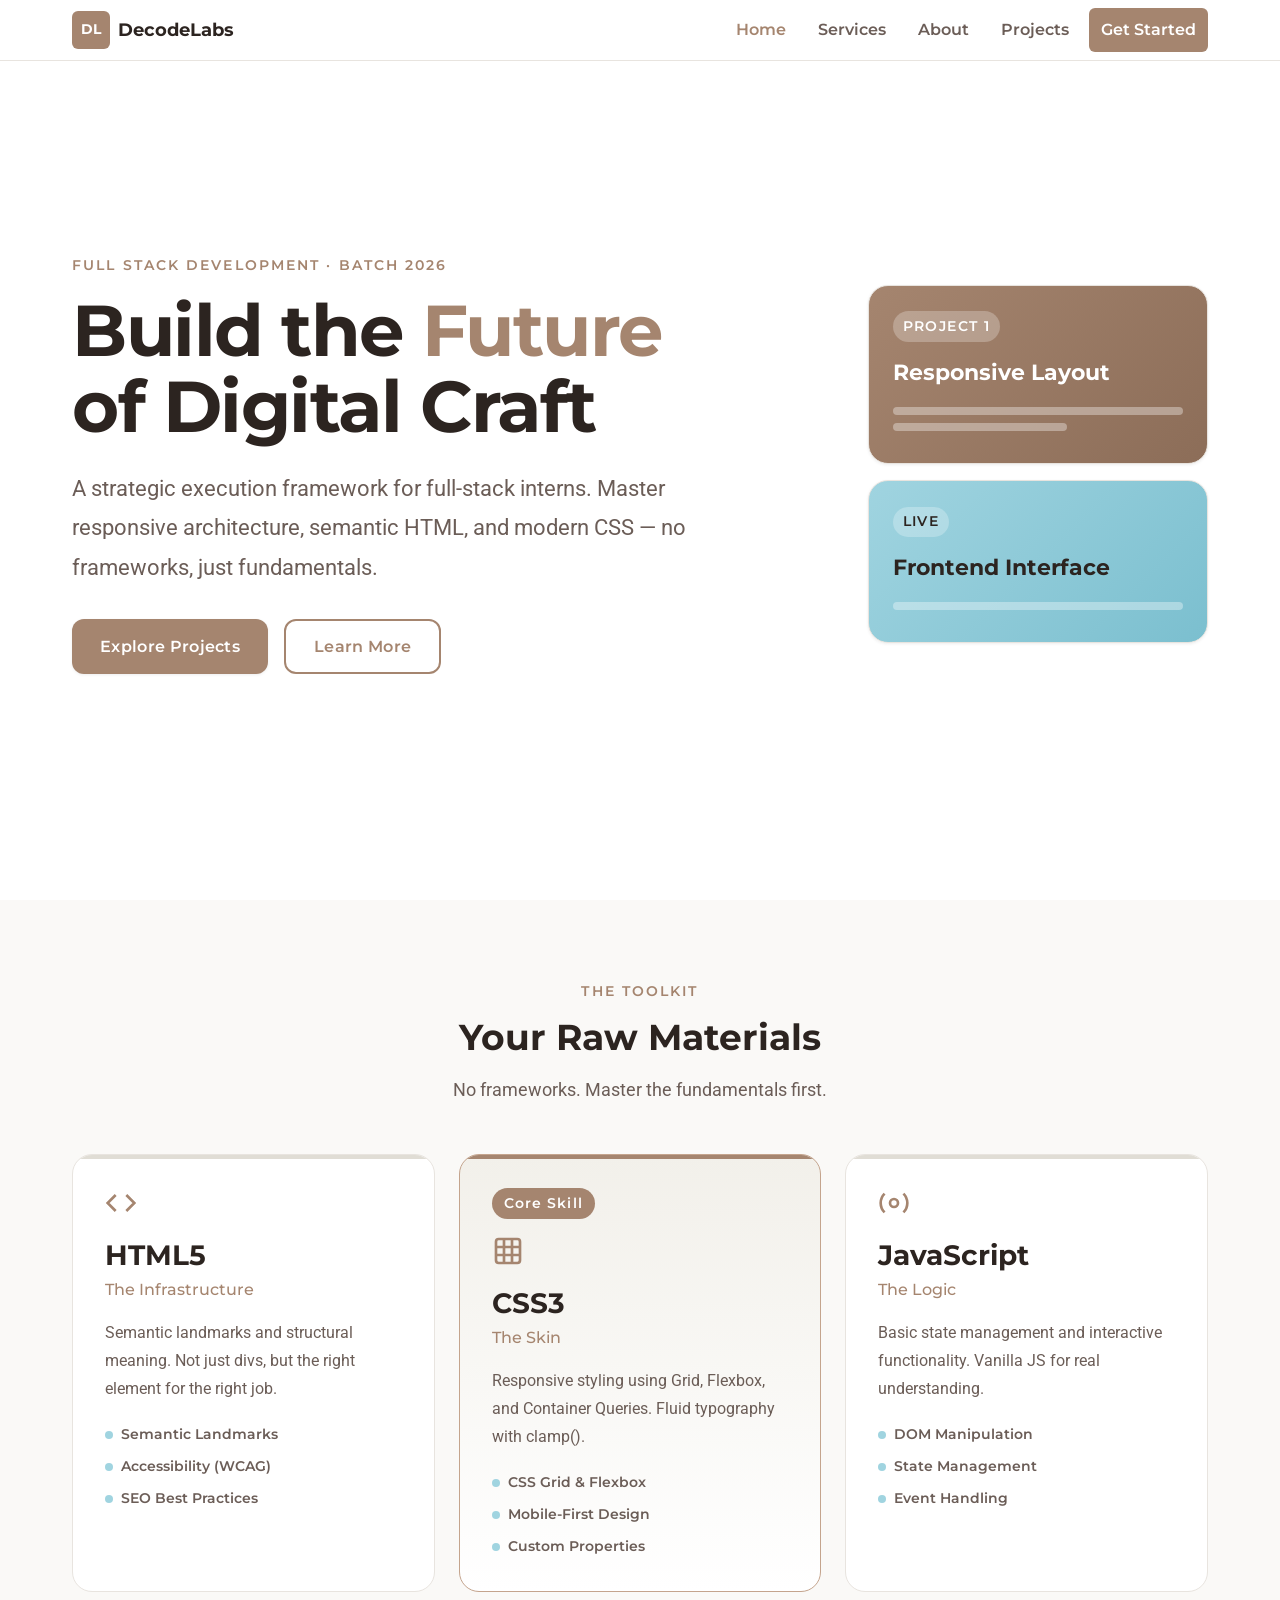
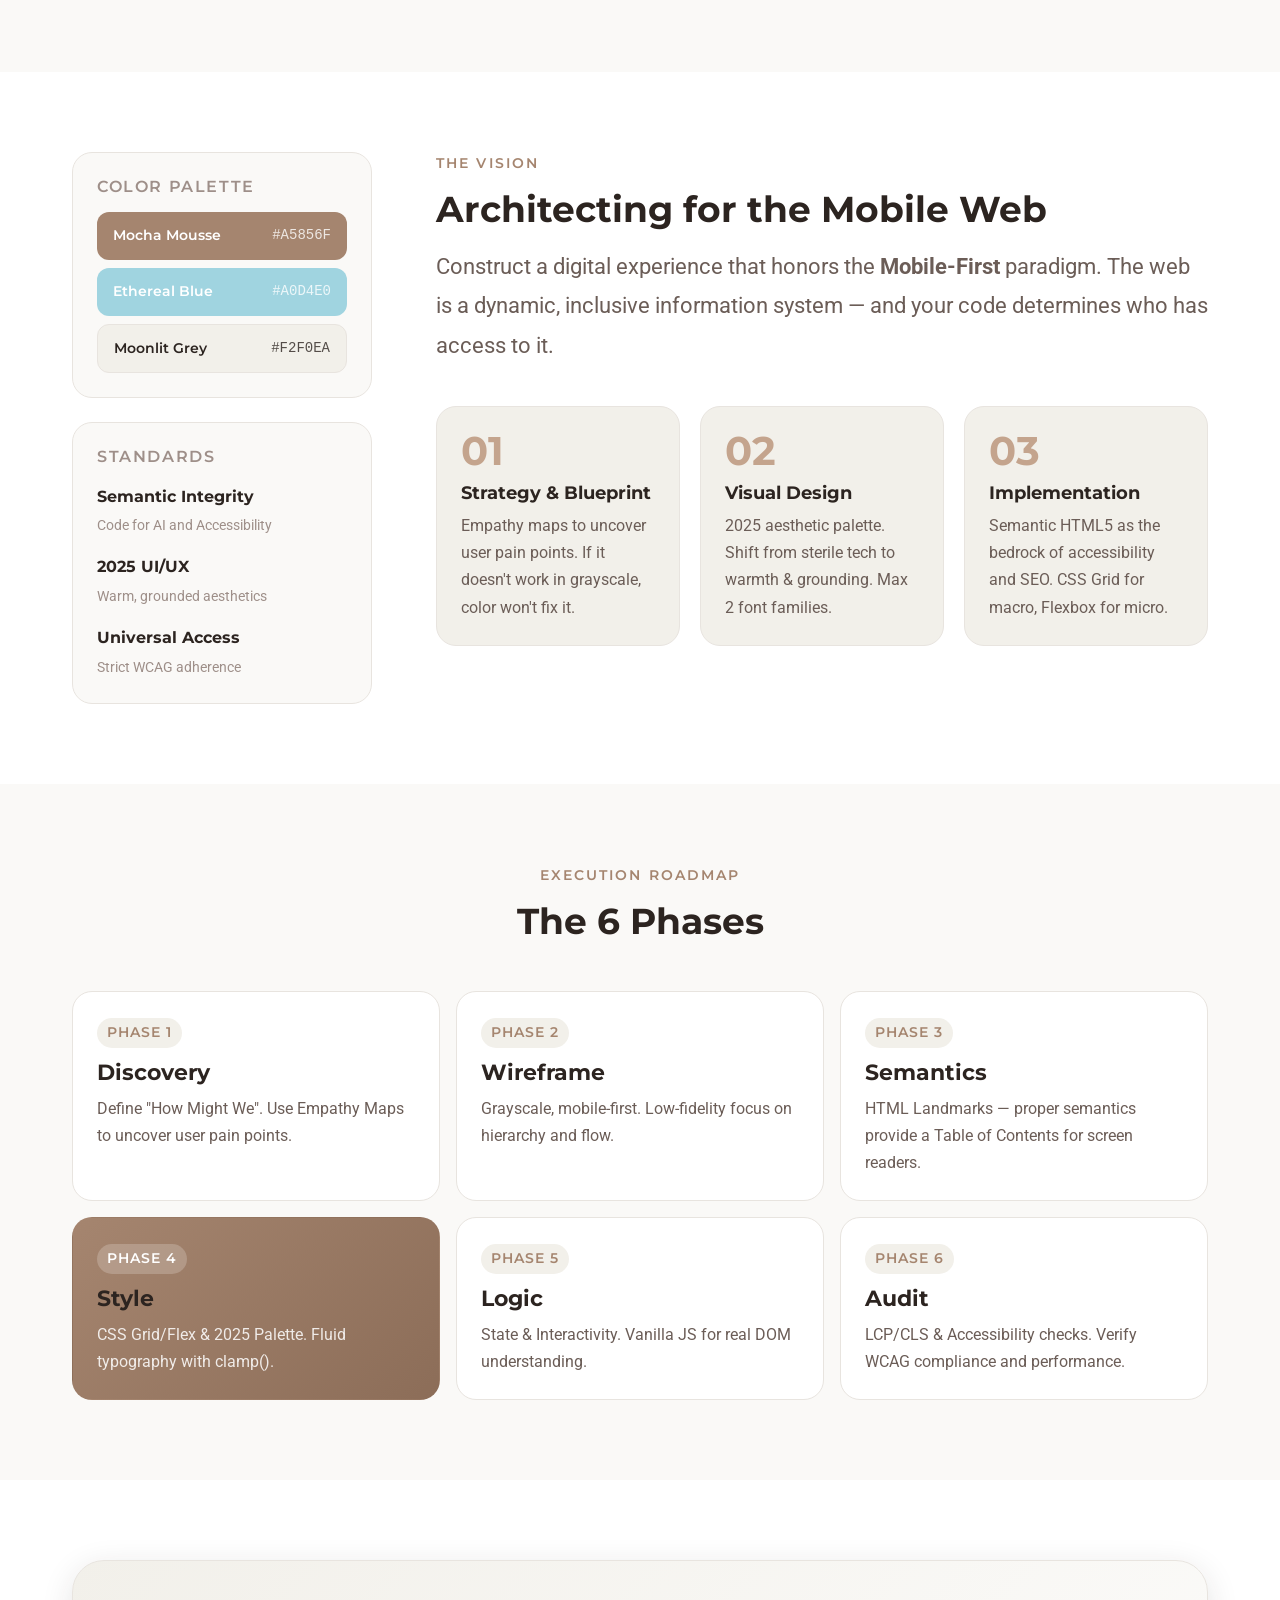
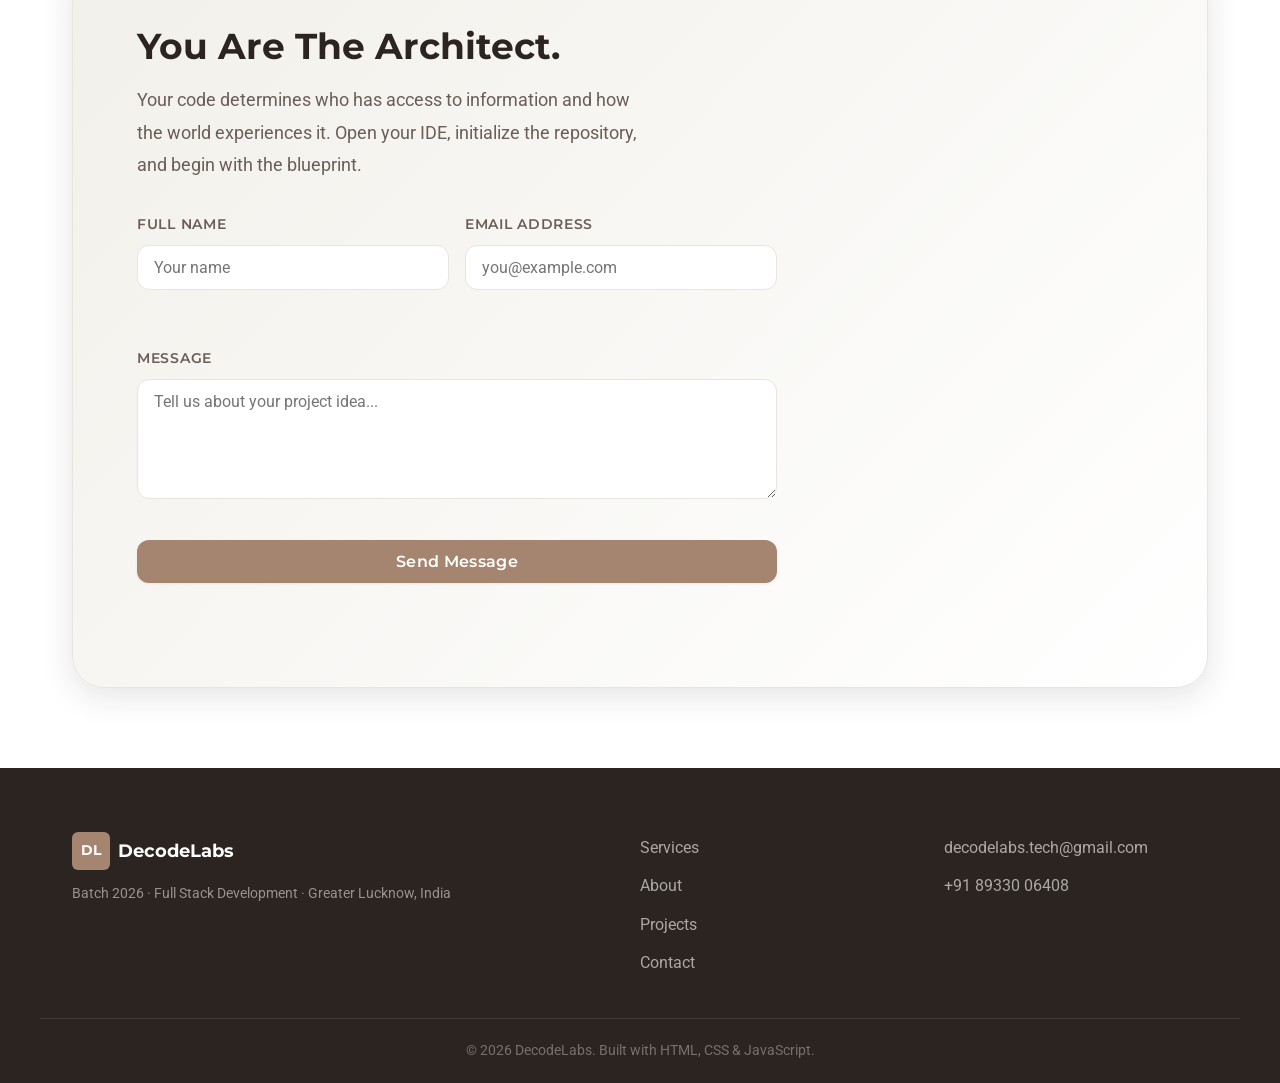
<file: Project-1/index.html>
<!DOCTYPE html>
<html lang="en">
  <head>
    <meta charset="UTF-8" />
    <meta name="viewport" content="width=device-width, initial-scale=1.0" />
    <meta
      name="description"
      content="DecodeLabs – Build the future with full-stack skills."
    />
    <title>DecodeLabs | Build the Future</title>

    <link rel="preconnect" href="https://fonts.googleapis.com" />
    <link rel="preconnect" href="https://fonts.gstatic.com" crossorigin />
    <link
      href="https://fonts.googleapis.com/css2?family=Montserrat:wght@400;600;700&family=Roboto:wght@300;400;500&display=swap"
      rel="stylesheet"
    />

    <link rel="stylesheet" href="style.css" />
  </head>

  <body>
    <!-- ===== HEADER / NAV ===== -->
    <header class="site-header" role="banner">
      <nav class="nav-container" aria-label="Primary navigation">
        <a href="#hero" class="nav-logo" aria-label="DecodeLabs home">
          <span class="logo-mark">DL</span>
          <span class="logo-text">DecodeLabs</span>
        </a>

        <button
          class="nav-toggle"
          aria-expanded="false"
          aria-controls="nav-menu"
          aria-label="Toggle navigation menu"
        >
          <span class="hamburger-bar"></span>
          <span class="hamburger-bar"></span>
          <span class="hamburger-bar"></span>
        </button>

        <ul class="nav-menu" id="nav-menu" role="list">
          <li><a href="#hero" class="nav-link">Home</a></li>
          <li><a href="#services" class="nav-link">Services</a></li>
          <li><a href="#about" class="nav-link">About</a></li>
          <li><a href="#projects" class="nav-link">Projects</a></li>
          <li>
            <a href="#contact" class="nav-link nav-cta">Get Started</a>
          </li>
        </ul>
      </nav>
    </header>

    <!-- ===== MAIN CONTENT ===== -->
    <main id="main-content">

      <!-- HERO SECTION -->
      <section id="hero" class="hero-section" aria-labelledby="hero-heading">
        <div class="hero-content">
          <p class="hero-eyebrow">Full Stack Development · Batch 2026</p>
          <h1 id="hero-heading" class="hero-heading">
            Build the <span class="text-accent">Future</span><br />
            of Digital Craft
          </h1>
          <p class="hero-body">
            A strategic execution framework for full-stack interns. Master
            responsive architecture, semantic HTML, and modern CSS — no
            frameworks, just fundamentals.
          </p>
          <div class="hero-actions">
            <a href="#services" class="btn btn-primary">Explore Projects</a>
            <a href="#about" class="btn btn-secondary">Learn More</a>
          </div>
        </div>

        <div class="hero-visual" aria-hidden="true">
          <div class="hero-card hero-card--main">
            <div class="card-chip">Project 1</div>
            <p class="card-title">Responsive Layout</p>
            <div class="card-bar"></div>
            <div class="card-bar card-bar--short"></div>
          </div>
          <div class="hero-card hero-card--secondary">
            <div class="card-chip">Live</div>
            <p class="card-title">Frontend Interface</p>
            <div class="card-bar"></div>
          </div>
        </div>
      </section>

      <!-- SERVICES / SKILLS SECTION -->
      <section
        id="services"
        class="services-section"
        aria-labelledby="services-heading"
      >
        <div class="section-container">
          <header class="section-header">
            <p class="section-eyebrow">The Toolkit</p>
            <h2 id="services-heading" class="section-heading">
              Your Raw Materials
            </h2>
            <p class="section-subheading">
              No frameworks. Master the fundamentals first.
            </p>
          </header>

          <div class="services-grid">
            <article class="service-card" aria-labelledby="service-html">
              <div class="service-icon" aria-hidden="true">
                <svg viewBox="0 0 24 24" fill="none" stroke="currentColor" stroke-width="2" width="32" height="32">
                  <polyline points="16 18 22 12 16 6"></polyline>
                  <polyline points="8 6 2 12 8 18"></polyline>
                </svg>
              </div>
              <h3 id="service-html" class="service-title">HTML5</h3>
              <p class="service-subtitle">The Infrastructure</p>
              <p class="service-desc">
                Semantic landmarks and structural meaning. Not just divs, but
                the right element for the right job.
              </p>
              <ul class="service-list" aria-label="HTML5 skills">
                <li>Semantic Landmarks</li>
                <li>Accessibility (WCAG)</li>
                <li>SEO Best Practices</li>
              </ul>
            </article>

            <article class="service-card service-card--featured" aria-labelledby="service-css">
              <div class="service-badge">Core Skill</div>
              <div class="service-icon" aria-hidden="true">
                <svg viewBox="0 0 24 24" fill="none" stroke="currentColor" stroke-width="2" width="32" height="32">
                  <rect x="3" y="3" width="18" height="18" rx="2" ry="2"></rect>
                  <line x1="3" y1="9" x2="21" y2="9"></line>
                  <line x1="3" y1="15" x2="21" y2="15"></line>
                  <line x1="9" y1="3" x2="9" y2="21"></line>
                  <line x1="15" y1="3" x2="15" y2="21"></line>
                </svg>
              </div>
              <h3 id="service-css" class="service-title">CSS3</h3>
              <p class="service-subtitle">The Skin</p>
              <p class="service-desc">
                Responsive styling using Grid, Flexbox, and Container Queries.
                Fluid typography with clamp().
              </p>
              <ul class="service-list" aria-label="CSS3 skills">
                <li>CSS Grid & Flexbox</li>
                <li>Mobile-First Design</li>
                <li>Custom Properties</li>
              </ul>
            </article>

            <article class="service-card" aria-labelledby="service-js">
              <div class="service-icon" aria-hidden="true">
                <svg viewBox="0 0 24 24" fill="none" stroke="currentColor" stroke-width="2" width="32" height="32">
                  <circle cx="12" cy="12" r="3"></circle>
                  <path d="M19.07 4.93a10 10 0 0 1 0 14.14M4.93 4.93a10 10 0 0 0 0 14.14"></path>
                </svg>
              </div>
              <h3 id="service-js" class="service-title">JavaScript</h3>
              <p class="service-subtitle">The Logic</p>
              <p class="service-desc">
                Basic state management and interactive functionality. Vanilla JS
                for real understanding.
              </p>
              <ul class="service-list" aria-label="JavaScript skills">
                <li>DOM Manipulation</li>
                <li>State Management</li>
                <li>Event Handling</li>
              </ul>
            </article>
          </div>
        </div>
      </section>

      <!-- ABOUT + SIDEBAR SECTION -->
      <section id="about" class="about-section" aria-labelledby="about-heading">
        <div class="section-container">
          <div class="about-layout">

            <!-- SIDEBAR -->
            <aside class="about-sidebar" aria-label="Vision sidebar">
              <div class="sidebar-sticky">
                <div class="sidebar-block">
                  <h3 class="sidebar-title">Color Palette</h3>
                  <div class="palette">
                    <div class="swatch" style="background:#A5856F;" title="Mocha Mousse">
                      <span class="swatch-label">Mocha Mousse</span>
                      <span class="swatch-hex">#A5856F</span>
                    </div>
                    <div class="swatch" style="background:#A0D4E0;" title="Ethereal Blue">
                      <span class="swatch-label">Ethereal Blue</span>
                      <span class="swatch-hex">#A0D4E0</span>
                    </div>
                    <div class="swatch swatch--dark" style="background:#F2F0EA;" title="Moonlit Grey">
                      <span class="swatch-label">Moonlit Grey</span>
                      <span class="swatch-hex">#F2F0EA</span>
                    </div>
                  </div>
                </div>

                <div class="sidebar-block">
                  <h3 class="sidebar-title">Standards</h3>
                  <ul class="standards-list" role="list">
                    <li>
                      <strong>Semantic Integrity</strong>
                      <span>Code for AI and Accessibility</span>
                    </li>
                    <li>
                      <strong>2025 UI/UX</strong>
                      <span>Warm, grounded aesthetics</span>
                    </li>
                    <li>
                      <strong>Universal Access</strong>
                      <span>Strict WCAG adherence</span>
                    </li>
                  </ul>
                </div>
              </div>
            </aside>

            <!-- MAIN ABOUT CONTENT -->
            <div class="about-main">
              <p class="section-eyebrow">The Vision</p>
              <h2 id="about-heading" class="section-heading">
                Architecting for the Mobile Web
              </h2>
              <p class="about-lead">
                Construct a digital experience that honors the
                <strong>Mobile-First</strong> paradigm. The web is a dynamic,
                inclusive information system — and your code determines who has
                access to it.
              </p>

              <div class="pillars-grid">
                <div class="pillar-card">
                  <span class="pillar-number" aria-hidden="true">01</span>
                  <h3 class="pillar-title">Strategy & Blueprint</h3>
                  <p>Empathy maps to uncover user pain points. If it doesn't work in grayscale, color won't fix it.</p>
                </div>
                <div class="pillar-card">
                  <span class="pillar-number" aria-hidden="true">02</span>
                  <h3 class="pillar-title">Visual Design</h3>
                  <p>2025 aesthetic palette. Shift from sterile tech to warmth &amp; grounding. Max 2 font families.</p>
                </div>
                <div class="pillar-card">
                  <span class="pillar-number" aria-hidden="true">03</span>
                  <h3 class="pillar-title">Implementation</h3>
                  <p>Semantic HTML5 as the bedrock of accessibility and SEO. CSS Grid for macro, Flexbox for micro.</p>
                </div>
              </div>
            </div>
          </div>
        </div>
      </section>

      <!-- PROJECTS / CONTENT GRID SECTION -->
      <section id="projects" class="projects-section" aria-labelledby="projects-heading">
        <div class="section-container">
          <header class="section-header">
            <p class="section-eyebrow">Execution Roadmap</p>
            <h2 id="projects-heading" class="section-heading">
              The 6 Phases
            </h2>
          </header>

          <div class="roadmap-grid">
            <article class="roadmap-card" aria-labelledby="phase-1">
              <span class="phase-badge">Phase 1</span>
              <h3 id="phase-1" class="roadmap-title">Discovery</h3>
              <p class="roadmap-desc">Define "How Might We". Use Empathy Maps to uncover user pain points.</p>
            </article>
            <article class="roadmap-card" aria-labelledby="phase-2">
              <span class="phase-badge">Phase 2</span>
              <h3 id="phase-2" class="roadmap-title">Wireframe</h3>
              <p class="roadmap-desc">Grayscale, mobile-first. Low-fidelity focus on hierarchy and flow.</p>
            </article>
            <article class="roadmap-card" aria-labelledby="phase-3">
              <span class="phase-badge">Phase 3</span>
              <h3 id="phase-3" class="roadmap-title">Semantics</h3>
              <p class="roadmap-desc">HTML Landmarks — proper semantics provide a Table of Contents for screen readers.</p>
            </article>
            <article class="roadmap-card roadmap-card--accent" aria-labelledby="phase-4">
              <span class="phase-badge">Phase 4</span>
              <h3 id="phase-4" class="roadmap-title">Style</h3>
              <p class="roadmap-desc">CSS Grid/Flex &amp; 2025 Palette. Fluid typography with clamp().</p>
            </article>
            <article class="roadmap-card" aria-labelledby="phase-5">
              <span class="phase-badge">Phase 5</span>
              <h3 id="phase-5" class="roadmap-title">Logic</h3>
              <p class="roadmap-desc">State &amp; Interactivity. Vanilla JS for real DOM understanding.</p>
            </article>
            <article class="roadmap-card" aria-labelledby="phase-6">
              <span class="phase-badge">Phase 6</span>
              <h3 id="phase-6" class="roadmap-title">Audit</h3>
              <p class="roadmap-desc">LCP/CLS &amp; Accessibility checks. Verify WCAG compliance and performance.</p>
            </article>
          </div>
        </div>
      </section>

      <!-- CONTACT / CTA SECTION -->
      <section id="contact" class="contact-section" aria-labelledby="contact-heading">
        <div class="section-container">
          <div class="contact-card">
            <h2 id="contact-heading" class="contact-heading">
              You Are The Architect.
            </h2>
            <p class="contact-body">
              Your code determines who has access to information and how the
              world experiences it. Open your IDE, initialize the repository,
              and begin with the blueprint.
            </p>
            <form class="contact-form" novalidate aria-label="Contact form">
              <div class="form-row">
                <div class="form-group">
                  <label for="name" class="form-label">Full Name</label>
                  <input
                    type="text"
                    id="name"
                    name="name"
                    class="form-input"
                    placeholder="Your name"
                    autocomplete="name"
                    required
                    aria-required="true"
                  />
                  <span class="form-error" aria-live="polite"></span>
                </div>
                <div class="form-group">
                  <label for="email" class="form-label">Email Address</label>
                  <input
                    type="email"
                    id="email"
                    name="email"
                    class="form-input"
                    placeholder="you@example.com"
                    autocomplete="email"
                    required
                    aria-required="true"
                  />
                  <span class="form-error" aria-live="polite"></span>
                </div>
              </div>
              <div class="form-group">
                <label for="message" class="form-label">Message</label>
                <textarea
                  id="message"
                  name="message"
                  class="form-input form-textarea"
                  placeholder="Tell us about your project idea..."
                  rows="4"
                  required
                  aria-required="true"
                ></textarea>
                <span class="form-error" aria-live="polite"></span>
              </div>
              <button type="submit" class="btn btn-primary btn-full">
                Send Message
              </button>
              <p class="form-success" role="alert" aria-live="polite"></p>
            </form>
          </div>
        </div>
      </section>

    </main>

    <!-- ===== FOOTER ===== -->
    <footer class="site-footer" role="contentinfo">
      <div class="footer-container">
        <div class="footer-brand">
          <a href="#hero" class="nav-logo" aria-label="DecodeLabs home">
            <span class="logo-mark">DL</span>
            <span class="logo-text">DecodeLabs</span>
          </a>
          <p class="footer-tagline">
            Batch 2026 · Full Stack Development · Greater Lucknow, India
          </p>
        </div>

        <nav class="footer-nav" aria-label="Footer navigation">
          <ul role="list">
            <li><a href="#services">Services</a></li>
            <li><a href="#about">About</a></li>
            <li><a href="#projects">Projects</a></li>
            <li><a href="#contact">Contact</a></li>
          </ul>
        </nav>

        <address class="footer-contact">
          <p>
            <a href="mailto:decodelabs.tech@gmail.com">decodelabs.tech@gmail.com</a>
          </p>
          <p>
            <a href="tel:+918933006408">+91 89330 06408</a>
          </p>
        </address>
      </div>

      <div class="footer-bottom">
        <p>
          &copy; <span id="year"></span> DecodeLabs. Built with HTML, CSS &amp; JavaScript.
        </p>
      </div>
    </footer>

    <script src="script.js"></script>
  </body>
</html>
</file>
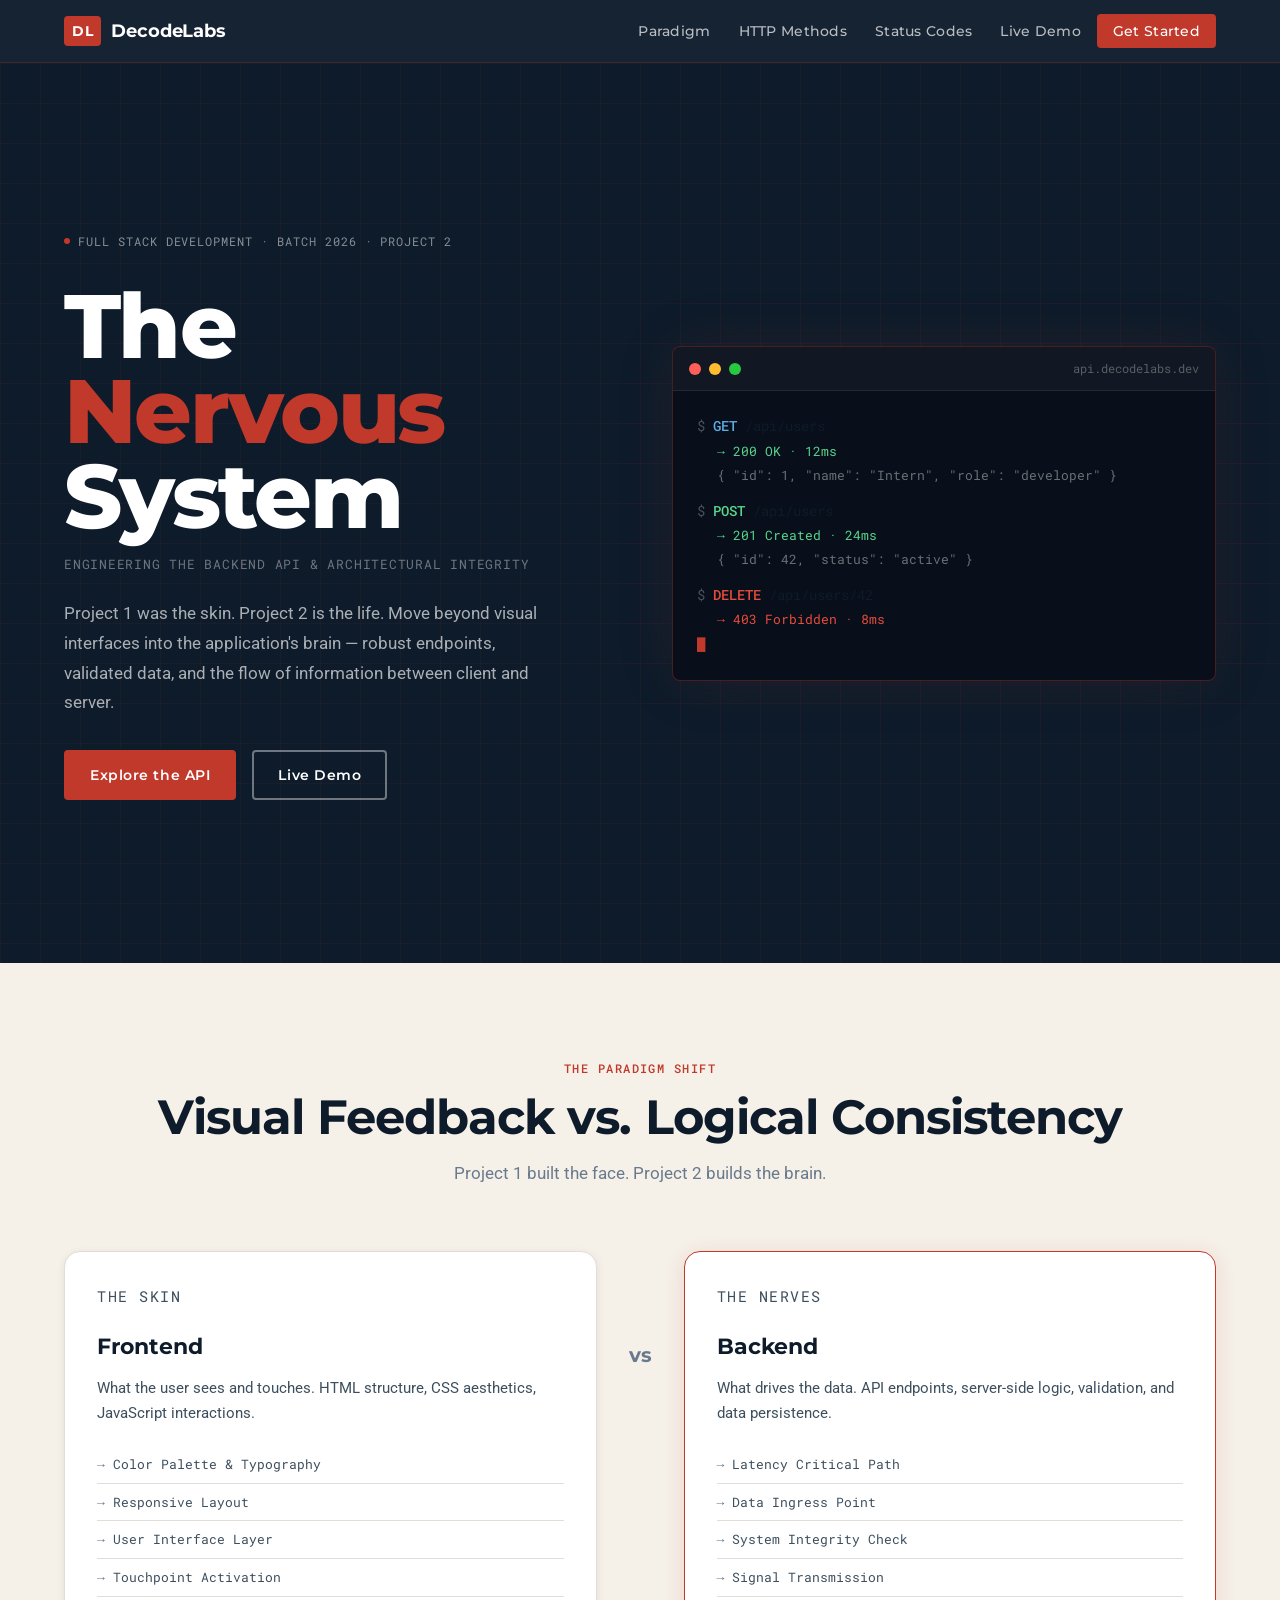
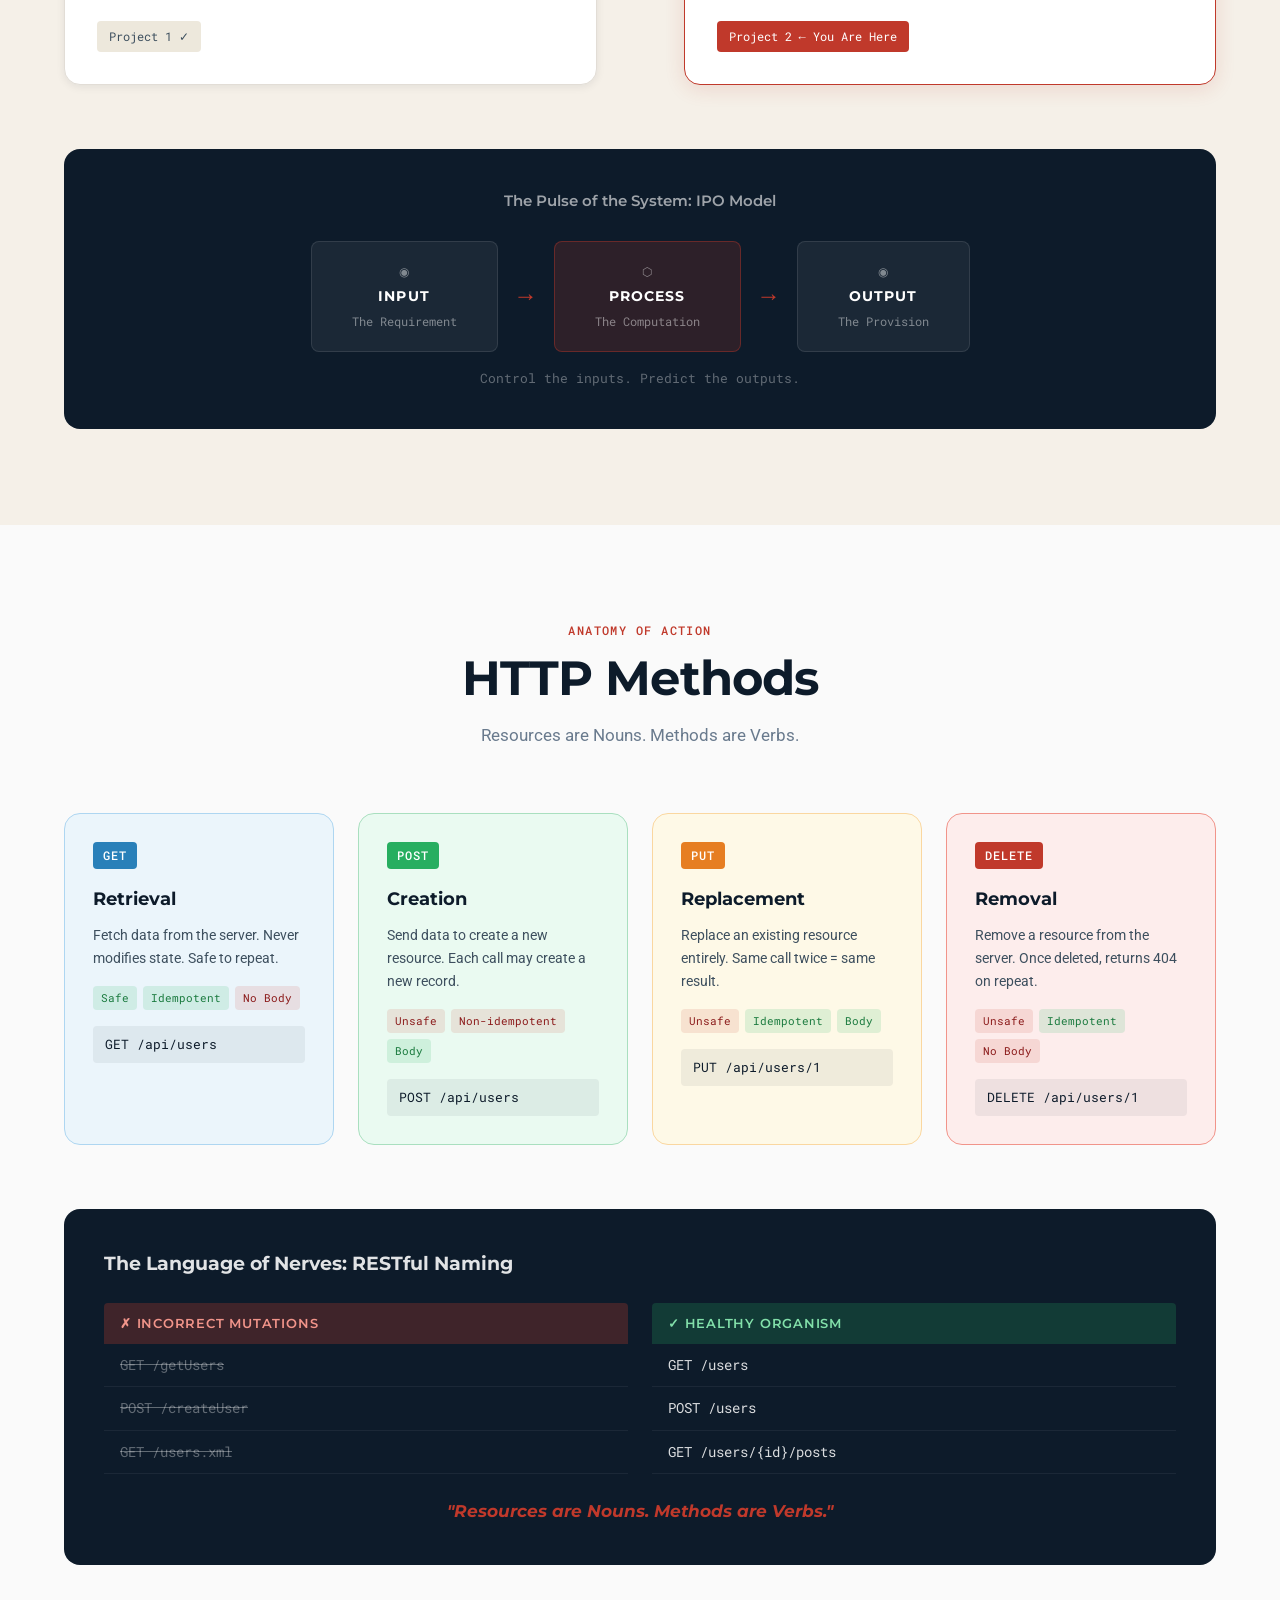
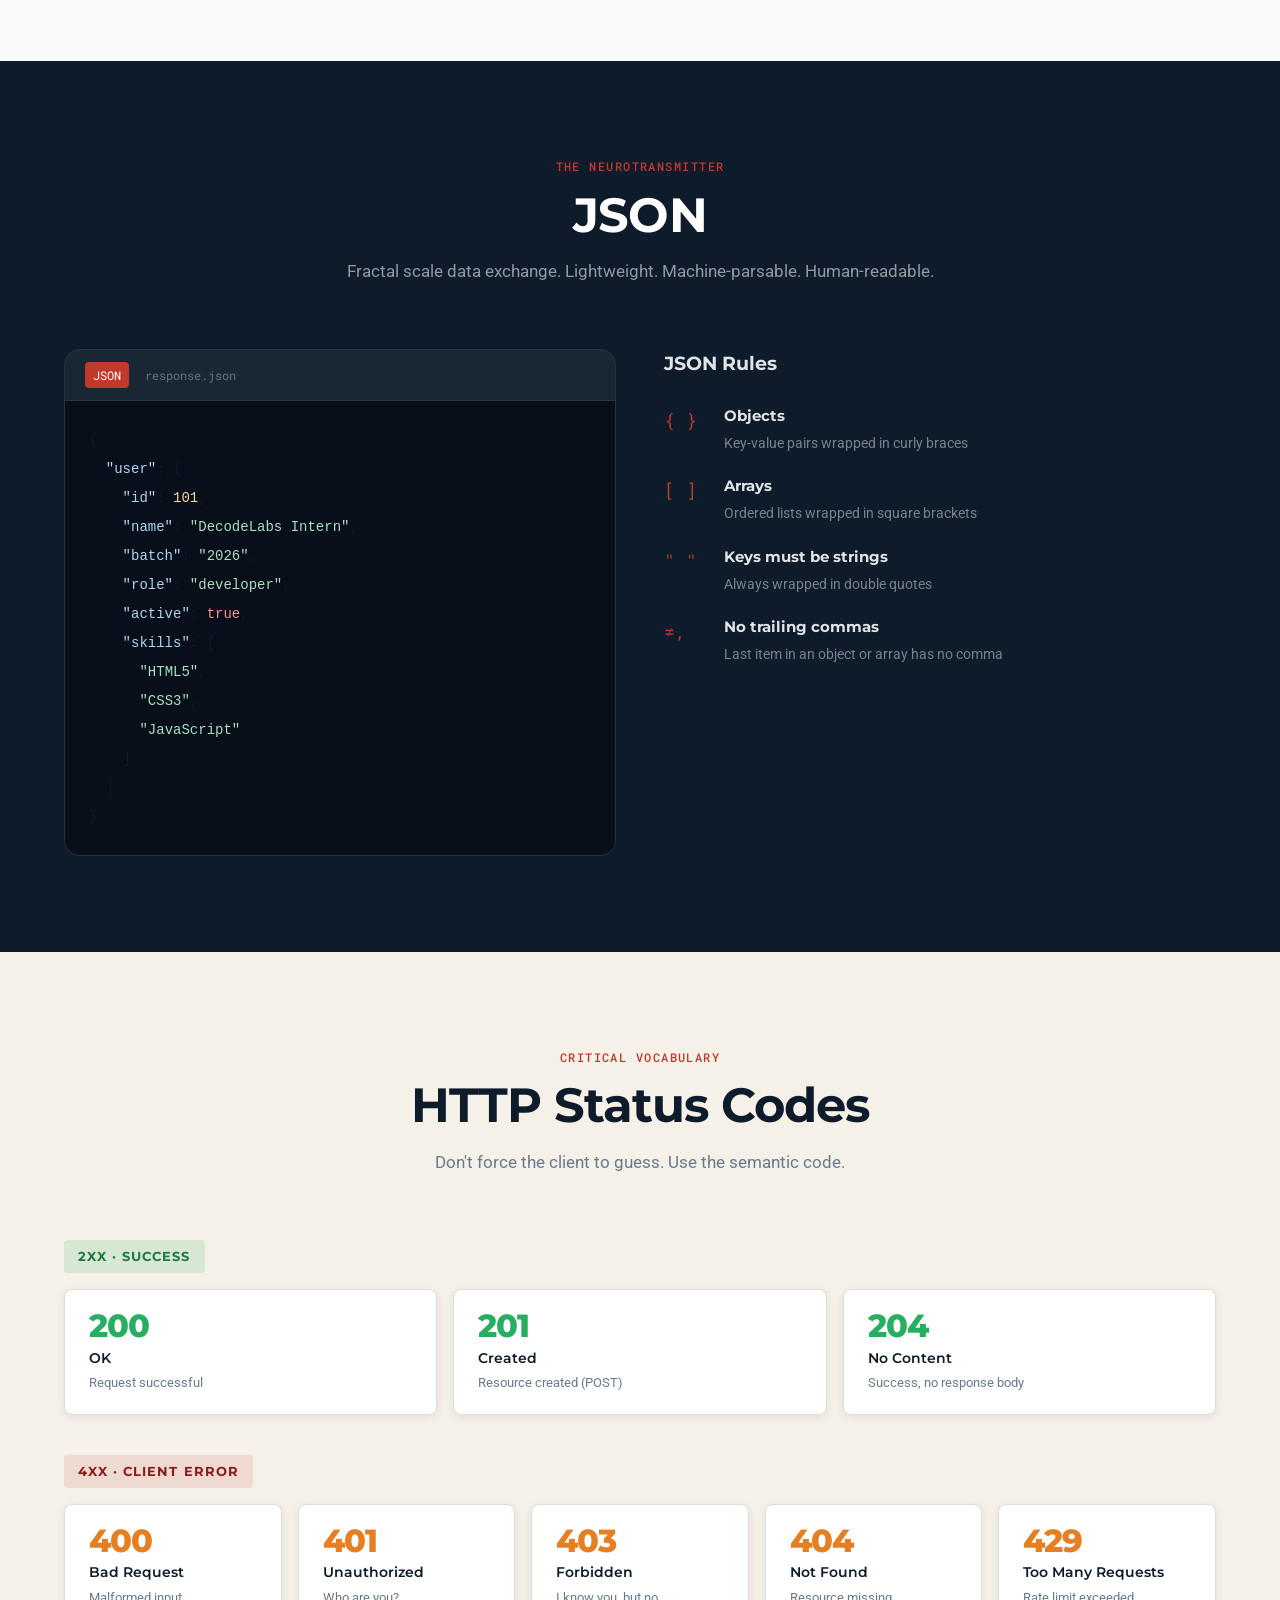
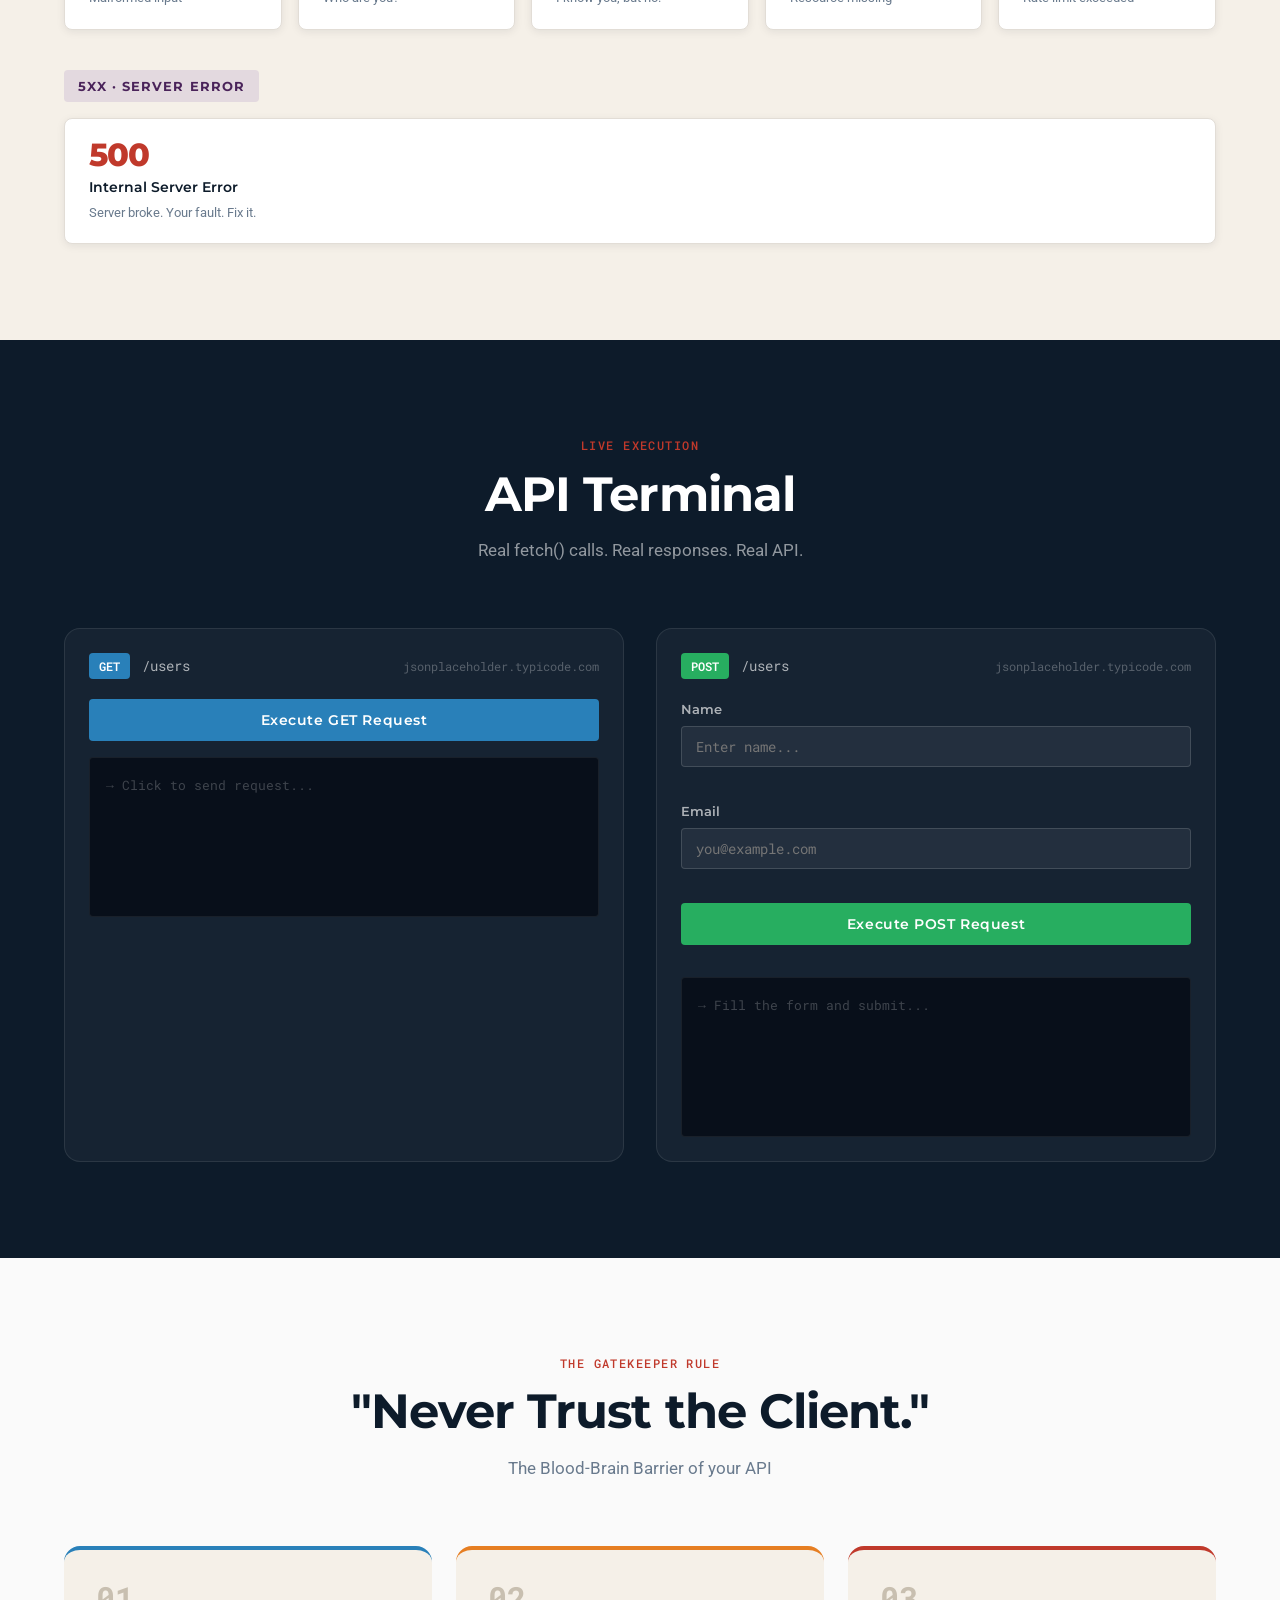
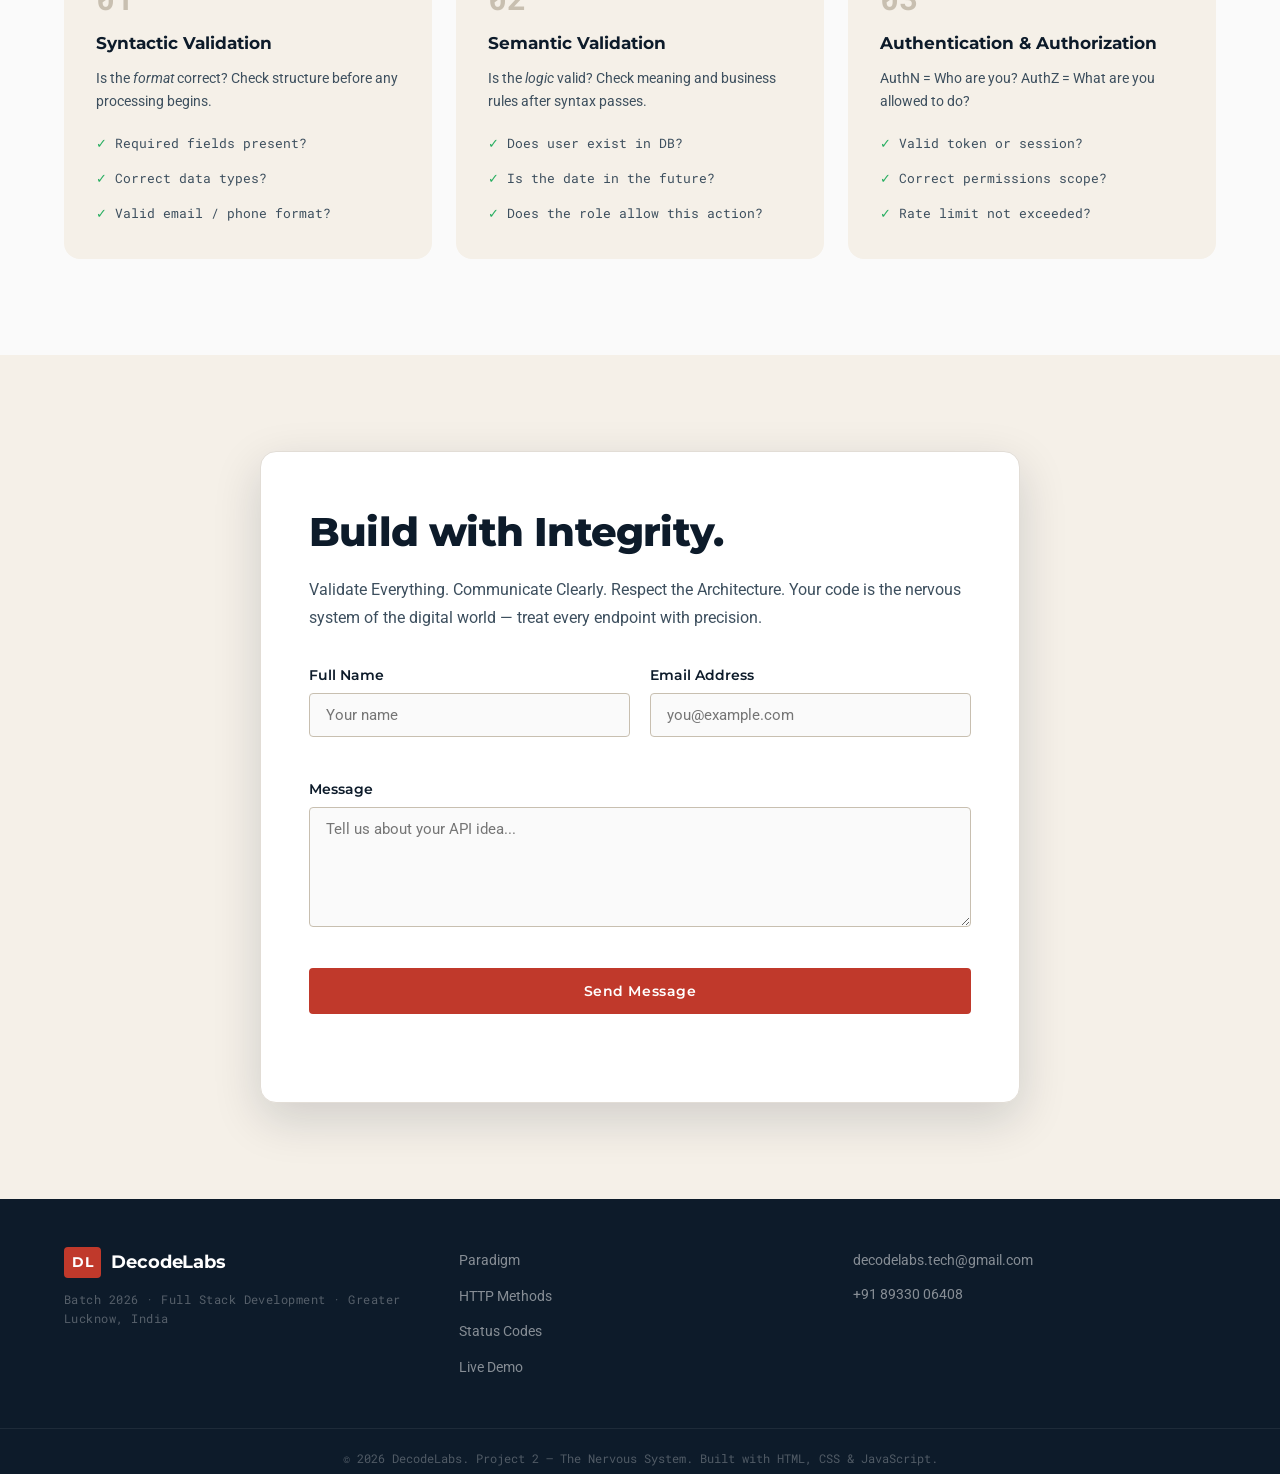
<file: Project-2/index.html>
<!DOCTYPE html>
<html lang="en">
  <head>
    <meta charset="UTF-8" />
    <meta name="viewport" content="width=device-width, initial-scale=1.0" />
    <meta
      name="description"
      content="DecodeLabs Project 2 – Backend API Development. Engineering the Nervous System of the web."
    />
    <title>DecodeLabs | Project 2 – The Nervous System</title>

    <link rel="preconnect" href="https://fonts.googleapis.com" />
    <link rel="preconnect" href="https://fonts.gstatic.com" crossorigin />
    <link
      href="https://fonts.googleapis.com/css2?family=Montserrat:wght@400;600;700;800&family=Roboto:wght@300;400;500&family=Roboto+Mono:wght@400;500&display=swap"
      rel="stylesheet"
    />

    <link rel="stylesheet" href="style.css" />
  </head>

  <body>
    <!-- ===== HEADER / NAV ===== -->
    <header class="site-header" role="banner">
      <nav class="nav-container" aria-label="Primary navigation">
        <a href="#hero" class="nav-logo" aria-label="DecodeLabs home">
          <span class="logo-mark">DL</span>
          <span class="logo-text">DecodeLabs</span>
        </a>

        <button
          class="nav-toggle"
          aria-expanded="false"
          aria-controls="nav-menu"
          aria-label="Toggle navigation menu"
        >
          <span class="hamburger-bar"></span>
          <span class="hamburger-bar"></span>
          <span class="hamburger-bar"></span>
        </button>

        <ul class="nav-menu" id="nav-menu" role="list">
          <li><a href="#paradigm" class="nav-link">Paradigm</a></li>
          <li><a href="#methods" class="nav-link">HTTP Methods</a></li>
          <li><a href="#status" class="nav-link">Status Codes</a></li>
          <li><a href="#demo" class="nav-link">Live Demo</a></li>
          <li><a href="#contact" class="nav-link nav-cta">Get Started</a></li>
        </ul>
      </nav>
    </header>

    <!-- ===== MAIN CONTENT ===== -->
    <main id="main-content">

      <!-- HERO SECTION -->
      <section id="hero" class="hero-section" aria-labelledby="hero-heading">
        <div class="hero-bg-grid" aria-hidden="true"></div>
        <div class="hero-inner">
          <div class="hero-content">
            <div class="hero-badge">
              <span class="badge-dot" aria-hidden="true"></span>
              Full Stack Development · Batch 2026 · Project 2
            </div>
            <h1 id="hero-heading" class="hero-heading">
              The <span class="text-accent">Nervous</span><br />System
            </h1>
            <p class="hero-subtitle">
              Engineering the Backend API &amp; Architectural Integrity
            </p>
            <p class="hero-body">
              Project 1 was the skin. Project 2 is the life. Move beyond visual
              interfaces into the application's brain — robust endpoints,
              validated data, and the flow of information between client and server.
            </p>
            <div class="hero-actions">
              <a href="#methods" class="btn btn-primary">Explore the API</a>
              <a href="#demo" class="btn btn-outline">Live Demo</a>
            </div>
          </div>

          <div class="hero-terminal" aria-hidden="true">
            <div class="terminal-bar">
              <span class="t-dot t-red"></span>
              <span class="t-dot t-yellow"></span>
              <span class="t-dot t-green"></span>
              <span class="t-title">api.decodelabs.dev</span>
            </div>
            <div class="terminal-body">
              <p><span class="t-dim">$ </span><span class="t-cmd">GET</span> /api/users</p>
              <p class="t-response">→ 200 OK · 12ms</p>
              <p class="t-json">{ "id": 1, "name": "Intern", "role": "developer" }</p>
              <p class="t-blank"></p>
              <p><span class="t-dim">$ </span><span class="t-cmd t-post">POST</span> /api/users</p>
              <p class="t-response t-created">→ 201 Created · 24ms</p>
              <p class="t-json">{ "id": 42, "status": "active" }</p>
              <p class="t-blank"></p>
              <p><span class="t-dim">$ </span><span class="t-cmd t-delete">DELETE</span> /api/users/42</p>
              <p class="t-response t-error">→ 403 Forbidden · 8ms</p>
              <p class="t-cursor" aria-hidden="true">█</p>
            </div>
          </div>
        </div>
      </section>

      <!-- PARADIGM SHIFT SECTION -->
      <section id="paradigm" class="paradigm-section" aria-labelledby="paradigm-heading">
        <div class="section-container">
          <header class="section-header">
            <p class="section-eyebrow">The Paradigm Shift</p>
            <h2 id="paradigm-heading" class="section-heading">
              Visual Feedback vs. Logical Consistency
            </h2>
            <p class="section-subheading">
              Project 1 built the face. Project 2 builds the brain.
            </p>
          </header>

          <div class="paradigm-grid">
            <div class="paradigm-card" aria-label="Frontend — The Skin">
              <p class="paradigm-label">The Skin</p>
              <h3>Frontend</h3>
              <p>What the user sees and touches. HTML structure, CSS aesthetics, JavaScript interactions.</p>
              <ul class="paradigm-list" aria-label="Frontend concerns">
                <li>Color Palette &amp; Typography</li>
                <li>Responsive Layout</li>
                <li>User Interface Layer</li>
                <li>Touchpoint Activation</li>
              </ul>
              <span class="paradigm-tag">Project 1 ✓</span>
            </div>

            <div class="paradigm-divider" aria-hidden="true">vs</div>

            <div class="paradigm-card paradigm-card--active" aria-label="Backend — The Nerves">
              <p class="paradigm-label">The Nerves</p>
              <h3>Backend</h3>
              <p>What drives the data. API endpoints, server-side logic, validation, and data persistence.</p>
              <ul class="paradigm-list" aria-label="Backend concerns">
                <li>Latency Critical Path</li>
                <li>Data Ingress Point</li>
                <li>System Integrity Check</li>
                <li>Signal Transmission</li>
              </ul>
              <span class="paradigm-tag paradigm-tag--active">Project 2 ← You Are Here</span>
            </div>
          </div>

          <!-- IPO MODEL -->
          <div class="ipo-container" role="region" aria-label="IPO Model">
            <p class="ipo-label">The Pulse of the System: IPO Model</p>
            <div class="ipo-flow">
              <div class="ipo-block">
                <span class="ipo-icon" aria-hidden="true">◉</span>
                <strong>INPUT</strong>
                <span>The Requirement</span>
              </div>
              <span class="ipo-arrow" aria-hidden="true">→</span>
              <div class="ipo-block ipo-block--process">
                <span class="ipo-icon" aria-hidden="true">⬡</span>
                <strong>PROCESS</strong>
                <span>The Computation</span>
              </div>
              <span class="ipo-arrow" aria-hidden="true">→</span>
              <div class="ipo-block">
                <span class="ipo-icon" aria-hidden="true">◉</span>
                <strong>OUTPUT</strong>
                <span>The Provision</span>
              </div>
            </div>
            <p class="ipo-caption">Control the inputs. Predict the outputs.</p>
          </div>
        </div>
      </section>

      <!-- HTTP METHODS SECTION -->
      <section id="methods" class="methods-section" aria-labelledby="methods-heading">
        <div class="section-container">
          <header class="section-header">
            <p class="section-eyebrow">Anatomy of Action</p>
            <h2 id="methods-heading" class="section-heading">HTTP Methods</h2>
            <p class="section-subheading">Resources are Nouns. Methods are Verbs.</p>
          </header>

          <div class="methods-grid">
            <article class="method-card method-card--get" aria-labelledby="method-get">
              <div class="method-badge">GET</div>
              <h3 id="method-get" class="method-title">Retrieval</h3>
              <p class="method-desc">Fetch data from the server. Never modifies state. Safe to repeat.</p>
              <div class="method-props">
                <span class="prop prop--yes">Safe</span>
                <span class="prop prop--yes">Idempotent</span>
                <span class="prop prop--no">No Body</span>
              </div>
              <code class="method-example">GET /api/users</code>
            </article>

            <article class="method-card method-card--post" aria-labelledby="method-post">
              <div class="method-badge">POST</div>
              <h3 id="method-post" class="method-title">Creation</h3>
              <p class="method-desc">Send data to create a new resource. Each call may create a new record.</p>
              <div class="method-props">
                <span class="prop prop--no">Unsafe</span>
                <span class="prop prop--no">Non-idempotent</span>
                <span class="prop prop--yes">Body</span>
              </div>
              <code class="method-example">POST /api/users</code>
            </article>

            <article class="method-card method-card--put" aria-labelledby="method-put">
              <div class="method-badge">PUT</div>
              <h3 id="method-put" class="method-title">Replacement</h3>
              <p class="method-desc">Replace an existing resource entirely. Same call twice = same result.</p>
              <div class="method-props">
                <span class="prop prop--no">Unsafe</span>
                <span class="prop prop--yes">Idempotent</span>
                <span class="prop prop--yes">Body</span>
              </div>
              <code class="method-example">PUT /api/users/1</code>
            </article>

            <article class="method-card method-card--delete" aria-labelledby="method-delete">
              <div class="method-badge">DELETE</div>
              <h3 id="method-delete" class="method-title">Removal</h3>
              <p class="method-desc">Remove a resource from the server. Once deleted, returns 404 on repeat.</p>
              <div class="method-props">
                <span class="prop prop--no">Unsafe</span>
                <span class="prop prop--yes">Idempotent</span>
                <span class="prop prop--no">No Body</span>
              </div>
              <code class="method-example">DELETE /api/users/1</code>
            </article>
          </div>

          <!-- RESTFUL NAMING -->
          <div class="restful-container" role="region" aria-label="RESTful naming conventions">
            <h3 class="restful-title">The Language of Nerves: RESTful Naming</h3>
            <div class="restful-comparison">
              <div class="restful-col restful-col--bad">
                <div class="restful-col-header" aria-label="Incorrect examples">✗ Incorrect Mutations</div>
                <div class="restful-item restful-item--bad">GET /getUsers</div>
                <div class="restful-item restful-item--bad">POST /createUser</div>
                <div class="restful-item restful-item--bad">GET /users.xml</div>
              </div>
              <div class="restful-col restful-col--good">
                <div class="restful-col-header" aria-label="Correct examples">✓ Healthy Organism</div>
                <div class="restful-item restful-item--good">GET /users</div>
                <div class="restful-item restful-item--good">POST /users</div>
                <div class="restful-item restful-item--good">GET /users/{id}/posts</div>
              </div>
            </div>
            <p class="restful-rule">"Resources are Nouns. Methods are Verbs."</p>
          </div>
        </div>
      </section>

      <!-- JSON SECTION -->
      <section id="json" class="json-section" aria-labelledby="json-heading">
        <div class="section-container">
          <header class="section-header section-header--light">
            <p class="section-eyebrow">The Neurotransmitter</p>
            <h2 id="json-heading" class="section-heading">JSON</h2>
            <p class="section-subheading">
              Fractal scale data exchange. Lightweight. Machine-parsable. Human-readable.
            </p>
          </header>

          <div class="json-layout">
            <div class="json-display">
              <div class="code-header">
                <span class="code-lang">JSON</span>
                <span class="code-file">response.json</span>
              </div>
              <pre class="code-block" role="img" aria-label="JSON data structure example"><code>{
  <span class="json-key">"user"</span>: {
    <span class="json-key">"id"</span>: <span class="json-num">101</span>,
    <span class="json-key">"name"</span>: <span class="json-str">"DecodeLabs Intern"</span>,
    <span class="json-key">"batch"</span>: <span class="json-str">"2026"</span>,
    <span class="json-key">"role"</span>: <span class="json-str">"developer"</span>,
    <span class="json-key">"active"</span>: <span class="json-bool">true</span>,
    <span class="json-key">"skills"</span>: [
      <span class="json-str">"HTML5"</span>,
      <span class="json-str">"CSS3"</span>,
      <span class="json-str">"JavaScript"</span>
    ]
  }
}</code></pre>
            </div>

            <div class="json-rules">
              <h3>JSON Rules</h3>
              <ul class="json-rule-list" role="list">
                <li>
                  <span class="rule-icon" aria-hidden="true">{ }</span>
                  <div>
                    <strong>Objects</strong>
                    <p>Key-value pairs wrapped in curly braces</p>
                  </div>
                </li>
                <li>
                  <span class="rule-icon" aria-hidden="true">[ ]</span>
                  <div>
                    <strong>Arrays</strong>
                    <p>Ordered lists wrapped in square brackets</p>
                  </div>
                </li>
                <li>
                  <span class="rule-icon" aria-hidden="true">" "</span>
                  <div>
                    <strong>Keys must be strings</strong>
                    <p>Always wrapped in double quotes</p>
                  </div>
                </li>
                <li>
                  <span class="rule-icon" aria-hidden="true">≠,</span>
                  <div>
                    <strong>No trailing commas</strong>
                    <p>Last item in an object or array has no comma</p>
                  </div>
                </li>
              </ul>
            </div>
          </div>
        </div>
      </section>

      <!-- STATUS CODES SECTION -->
      <section id="status" class="status-section" aria-labelledby="status-heading">
        <div class="section-container">
          <header class="section-header">
            <p class="section-eyebrow">Critical Vocabulary</p>
            <h2 id="status-heading" class="section-heading">HTTP Status Codes</h2>
            <p class="section-subheading">
              Don't force the client to guess. Use the semantic code.
            </p>
          </header>

          <div class="status-families">
            <div class="status-family" role="region" aria-label="2xx Success codes">
              <div class="family-label family-label--2xx">2xx · Success</div>
              <div class="status-grid">
                <div class="status-card status-card--2xx">
                  <span class="status-code">200</span>
                  <span class="status-name">OK</span>
                  <span class="status-desc">Request successful</span>
                </div>
                <div class="status-card status-card--2xx">
                  <span class="status-code">201</span>
                  <span class="status-name">Created</span>
                  <span class="status-desc">Resource created (POST)</span>
                </div>
                <div class="status-card status-card--2xx">
                  <span class="status-code">204</span>
                  <span class="status-name">No Content</span>
                  <span class="status-desc">Success, no response body</span>
                </div>
              </div>
            </div>

            <div class="status-family" role="region" aria-label="4xx Client Error codes">
              <div class="family-label family-label--4xx">4xx · Client Error</div>
              <div class="status-grid">
                <div class="status-card status-card--4xx">
                  <span class="status-code">400</span>
                  <span class="status-name">Bad Request</span>
                  <span class="status-desc">Malformed input</span>
                </div>
                <div class="status-card status-card--4xx">
                  <span class="status-code">401</span>
                  <span class="status-name">Unauthorized</span>
                  <span class="status-desc">Who are you?</span>
                </div>
                <div class="status-card status-card--4xx">
                  <span class="status-code">403</span>
                  <span class="status-name">Forbidden</span>
                  <span class="status-desc">I know you, but no.</span>
                </div>
                <div class="status-card status-card--4xx">
                  <span class="status-code">404</span>
                  <span class="status-name">Not Found</span>
                  <span class="status-desc">Resource missing</span>
                </div>
                <div class="status-card status-card--4xx">
                  <span class="status-code">429</span>
                  <span class="status-name">Too Many Requests</span>
                  <span class="status-desc">Rate limit exceeded</span>
                </div>
              </div>
            </div>

            <div class="status-family" role="region" aria-label="5xx Server Error codes">
              <div class="family-label family-label--5xx">5xx · Server Error</div>
              <div class="status-grid">
                <div class="status-card status-card--5xx">
                  <span class="status-code">500</span>
                  <span class="status-name">Internal Server Error</span>
                  <span class="status-desc">Server broke. Your fault. Fix it.</span>
                </div>
              </div>
            </div>
          </div>
        </div>
      </section>

      <!-- LIVE API DEMO SECTION -->
      <section id="demo" class="demo-section" aria-labelledby="demo-heading">
        <div class="section-container">
          <header class="section-header section-header--light">
            <p class="section-eyebrow">Live Execution</p>
            <h2 id="demo-heading" class="section-heading">API Terminal</h2>
            <p class="section-subheading">
              Real fetch() calls. Real responses. Real API.
            </p>
          </header>

          <div class="demo-layout">
            <!-- GET DEMO -->
            <div class="demo-panel">
              <div class="demo-panel-header">
                <span class="demo-badge demo-badge--get">GET</span>
                <span>/users</span>
                <span class="demo-endpoint">jsonplaceholder.typicode.com</span>
              </div>
              <button
                class="btn-demo btn-demo--get"
                id="btn-get"
                aria-controls="get-output"
                aria-label="Execute GET request"
              >
                Execute GET Request
              </button>
              <div
                class="demo-output"
                id="get-output"
                aria-live="polite"
                aria-label="GET response output"
              >
                <p class="demo-placeholder">→ Click to send request...</p>
              </div>
            </div>

            <!-- POST DEMO -->
            <div class="demo-panel">
              <div class="demo-panel-header">
                <span class="demo-badge demo-badge--post">POST</span>
                <span>/users</span>
                <span class="demo-endpoint">jsonplaceholder.typicode.com</span>
              </div>
              <form id="post-form" class="demo-form" novalidate aria-label="POST request form">
                <div class="demo-form-group">
                  <label for="demo-name" class="demo-label">Name</label>
                  <input
                    type="text"
                    id="demo-name"
                    class="demo-input"
                    placeholder="Enter name..."
                    autocomplete="name"
                  />
                  <span class="demo-form-error" id="error-name" aria-live="polite"></span>
                </div>
                <div class="demo-form-group">
                  <label for="demo-email" class="demo-label">Email</label>
                  <input
                    type="email"
                    id="demo-email"
                    class="demo-input"
                    placeholder="you@example.com"
                    autocomplete="email"
                  />
                  <span class="demo-form-error" id="error-email" aria-live="polite"></span>
                </div>
                <button
                  type="submit"
                  class="btn-demo btn-demo--post"
                  aria-controls="post-output"
                >
                  Execute POST Request
                </button>
              </form>
              <div
                class="demo-output"
                id="post-output"
                aria-live="polite"
                aria-label="POST response output"
              >
                <p class="demo-placeholder">→ Fill the form and submit...</p>
              </div>
            </div>
          </div>
        </div>
      </section>

      <!-- GATEKEEPER SECTION -->
      <section id="gatekeeper" class="gatekeeper-section" aria-labelledby="gatekeeper-heading">
        <div class="section-container">
          <header class="section-header">
            <p class="section-eyebrow">The Gatekeeper Rule</p>
            <h2 id="gatekeeper-heading" class="section-heading">
              "Never Trust the Client."
            </h2>
            <p class="section-subheading">
              The Blood-Brain Barrier of your API
            </p>
          </header>

          <div class="gatekeeper-grid">
            <article class="gatekeeper-card gatekeeper-card--syntactic" aria-labelledby="gate-1">
              <div class="gatekeeper-num" aria-hidden="true">01</div>
              <h3 id="gate-1" class="gatekeeper-title">Syntactic Validation</h3>
              <p>Is the <em>format</em> correct? Check structure before any processing begins.</p>
              <ul class="gatekeeper-list" aria-label="Syntactic checks">
                <li>Required fields present?</li>
                <li>Correct data types?</li>
                <li>Valid email / phone format?</li>
              </ul>
            </article>

            <article class="gatekeeper-card gatekeeper-card--semantic" aria-labelledby="gate-2">
              <div class="gatekeeper-num" aria-hidden="true">02</div>
              <h3 id="gate-2" class="gatekeeper-title">Semantic Validation</h3>
              <p>Is the <em>logic</em> valid? Check meaning and business rules after syntax passes.</p>
              <ul class="gatekeeper-list" aria-label="Semantic checks">
                <li>Does user exist in DB?</li>
                <li>Is the date in the future?</li>
                <li>Does the role allow this action?</li>
              </ul>
            </article>

            <article class="gatekeeper-card gatekeeper-card--auth" aria-labelledby="gate-3">
              <div class="gatekeeper-num" aria-hidden="true">03</div>
              <h3 id="gate-3" class="gatekeeper-title">Authentication &amp; Authorization</h3>
              <p>AuthN = Who are you? AuthZ = What are you allowed to do?</p>
              <ul class="gatekeeper-list" aria-label="Auth checks">
                <li>Valid token or session?</li>
                <li>Correct permissions scope?</li>
                <li>Rate limit not exceeded?</li>
              </ul>
            </article>
          </div>
        </div>
      </section>

      <!-- CONTACT / CTA SECTION -->
      <section id="contact" class="contact-section" aria-labelledby="contact-heading">
        <div class="section-container">
          <div class="contact-card">
            <h2 id="contact-heading" class="contact-heading">
              Build with Integrity.
            </h2>
            <p class="contact-body">
              Validate Everything. Communicate Clearly. Respect the Architecture.
              Your code is the nervous system of the digital world — treat every
              endpoint with precision.
            </p>
            <form class="contact-form" novalidate aria-label="Contact form">
              <div class="form-row">
                <div class="form-group">
                  <label for="name" class="form-label">Full Name</label>
                  <input
                    type="text"
                    id="name"
                    name="name"
                    class="form-input"
                    placeholder="Your name"
                    autocomplete="name"
                    required
                    aria-required="true"
                  />
                  <span class="form-error" aria-live="polite"></span>
                </div>
                <div class="form-group">
                  <label for="email" class="form-label">Email Address</label>
                  <input
                    type="email"
                    id="email"
                    name="email"
                    class="form-input"
                    placeholder="you@example.com"
                    autocomplete="email"
                    required
                    aria-required="true"
                  />
                  <span class="form-error" aria-live="polite"></span>
                </div>
              </div>
              <div class="form-group">
                <label for="message" class="form-label">Message</label>
                <textarea
                  id="message"
                  name="message"
                  class="form-input form-textarea"
                  placeholder="Tell us about your API idea..."
                  rows="4"
                  required
                  aria-required="true"
                ></textarea>
                <span class="form-error" aria-live="polite"></span>
              </div>
              <button type="submit" class="btn btn-primary btn-full">
                Send Message
              </button>
              <p class="form-success" role="alert" aria-live="polite"></p>
            </form>
          </div>
        </div>
      </section>

    </main>

    <!-- ===== FOOTER ===== -->
    <footer class="site-footer" role="contentinfo">
      <div class="footer-container">
        <div class="footer-brand">
          <a href="#hero" class="nav-logo" aria-label="DecodeLabs home">
            <span class="logo-mark">DL</span>
            <span class="logo-text">DecodeLabs</span>
          </a>
          <p class="footer-tagline">
            Batch 2026 · Full Stack Development · Greater Lucknow, India
          </p>
        </div>

        <nav class="footer-nav" aria-label="Footer navigation">
          <ul role="list">
            <li><a href="#paradigm">Paradigm</a></li>
            <li><a href="#methods">HTTP Methods</a></li>
            <li><a href="#status">Status Codes</a></li>
            <li><a href="#demo">Live Demo</a></li>
          </ul>
        </nav>

        <address class="footer-contact">
          <p>
            <a href="mailto:decodelabs.tech@gmail.com">decodelabs.tech@gmail.com</a>
          </p>
          <p>
            <a href="tel:+918933006408">+91 89330 06408</a>
          </p>
        </address>
      </div>

      <div class="footer-bottom">
        <p>
          &copy; <span id="year"></span> DecodeLabs. Project 2 — The Nervous System. Built with HTML, CSS &amp; JavaScript.
        </p>
      </div>
    </footer>

    <script src="script.js"></script>
  </body>
</html>
</file>
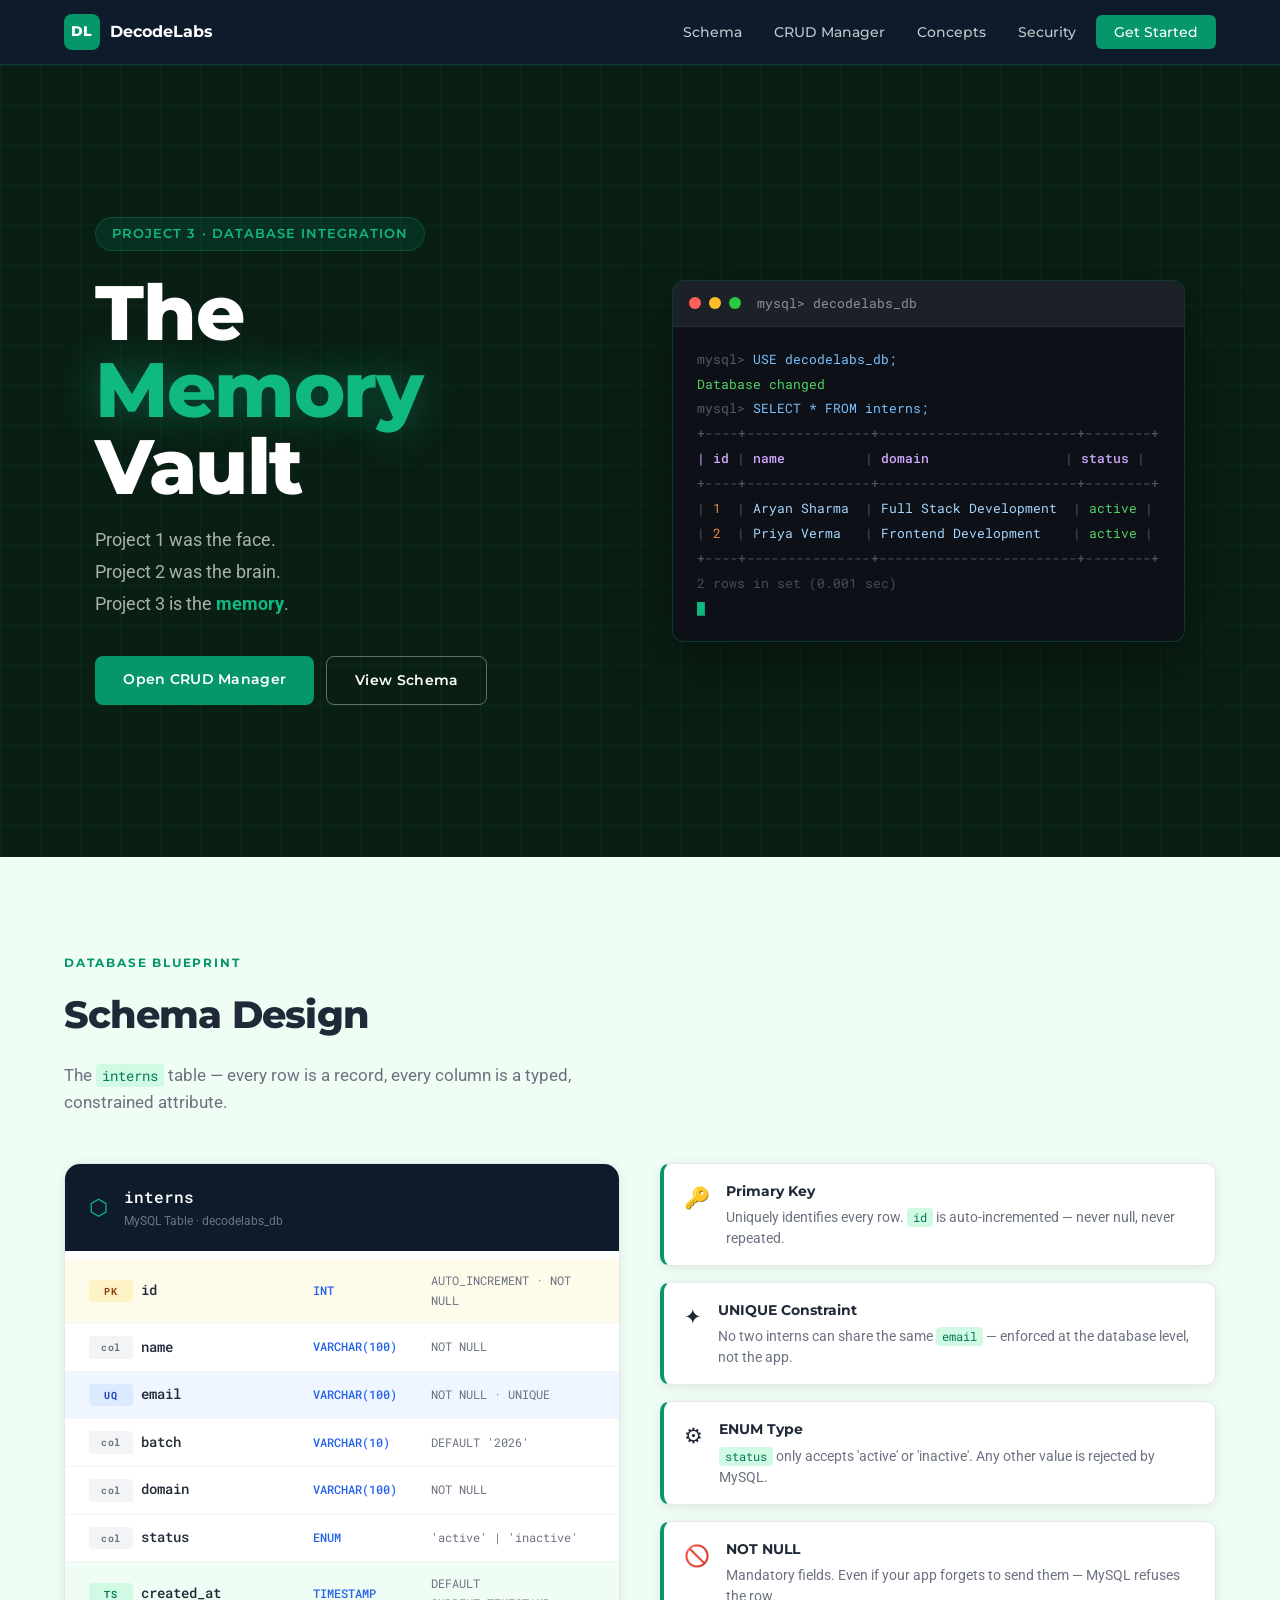
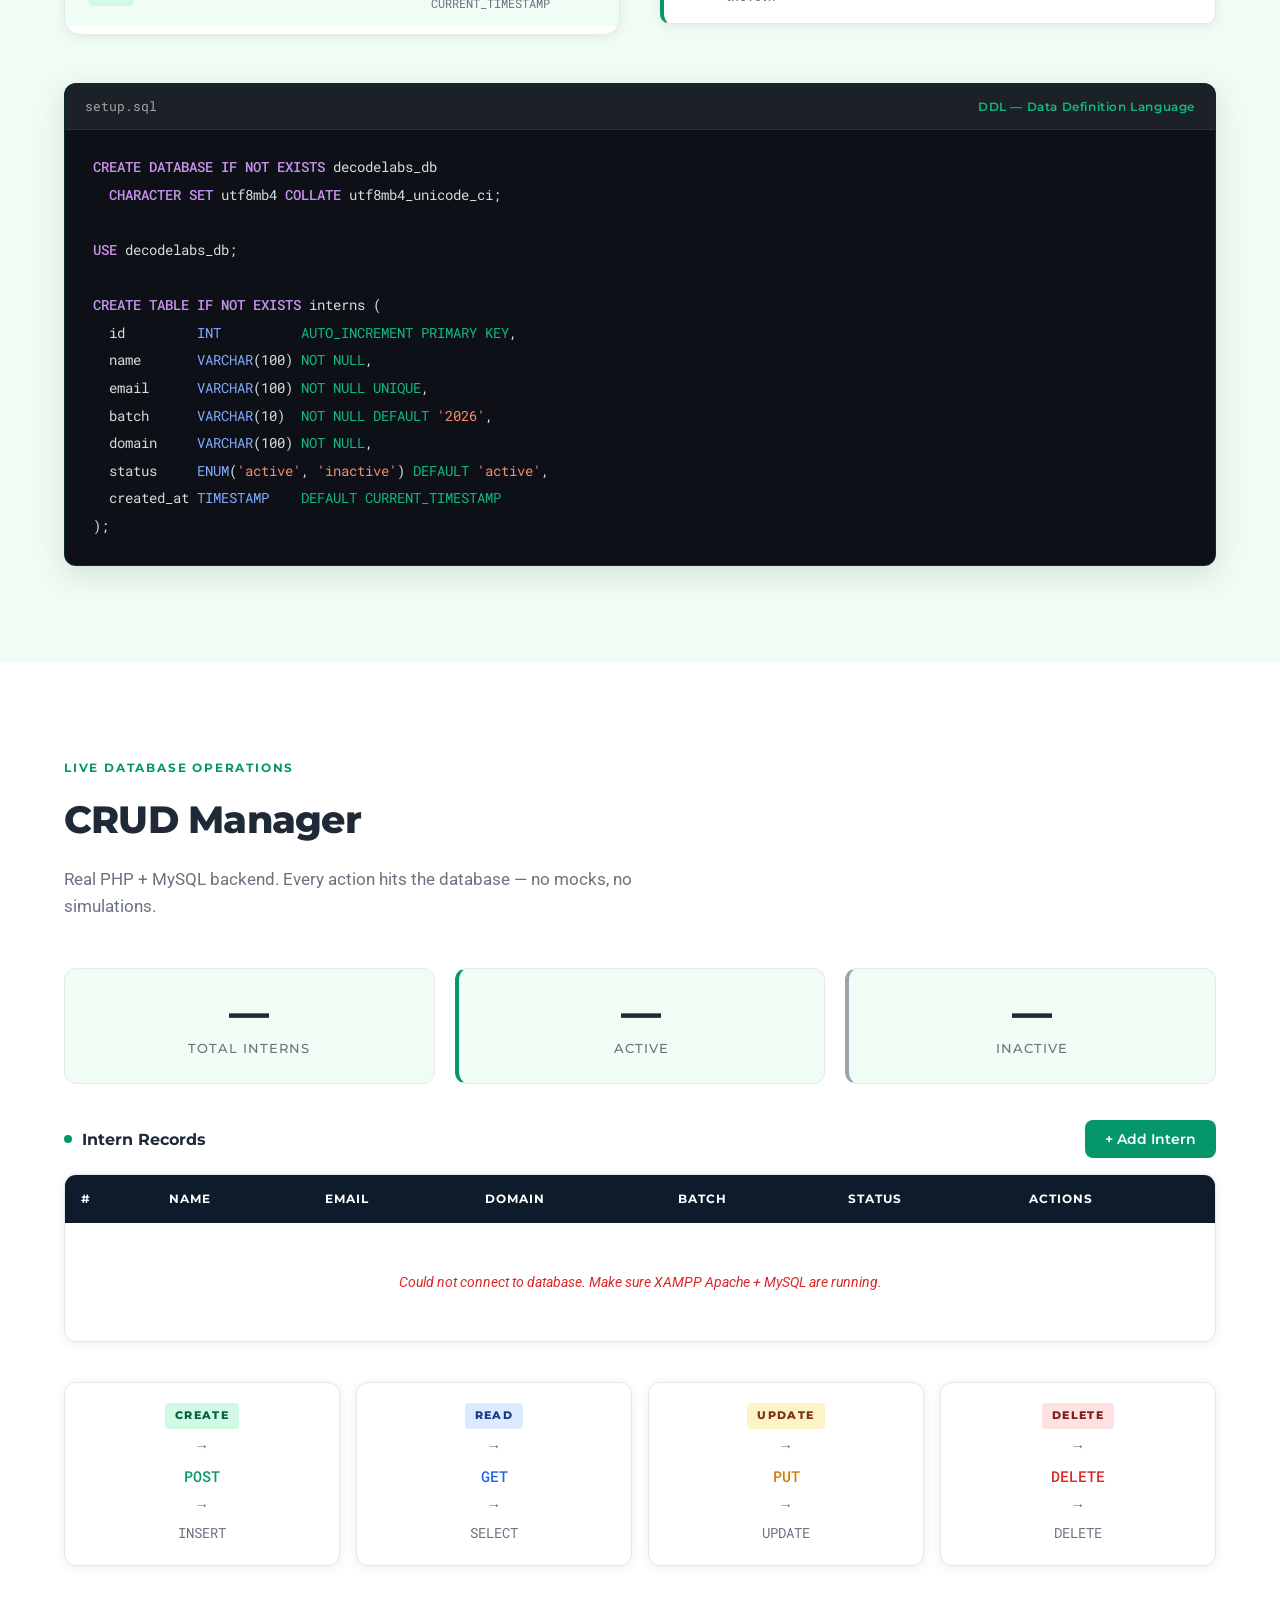
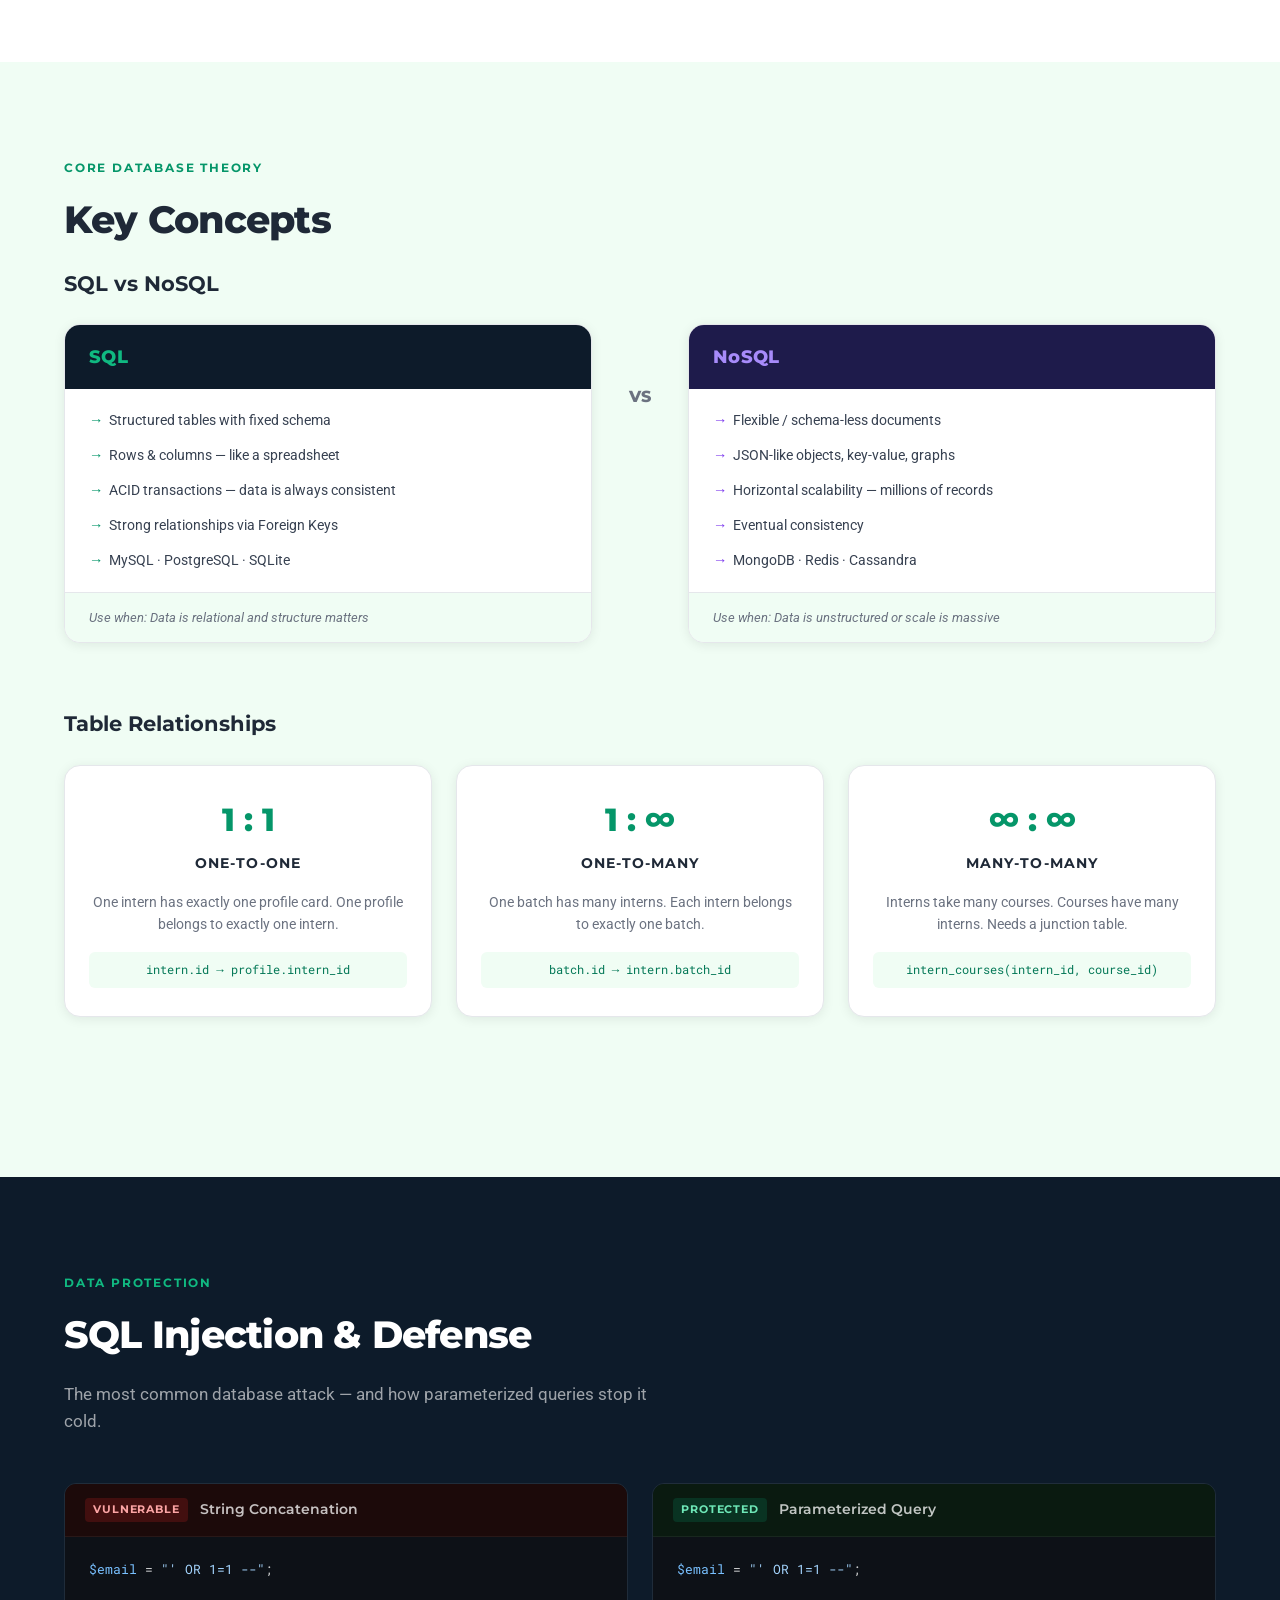
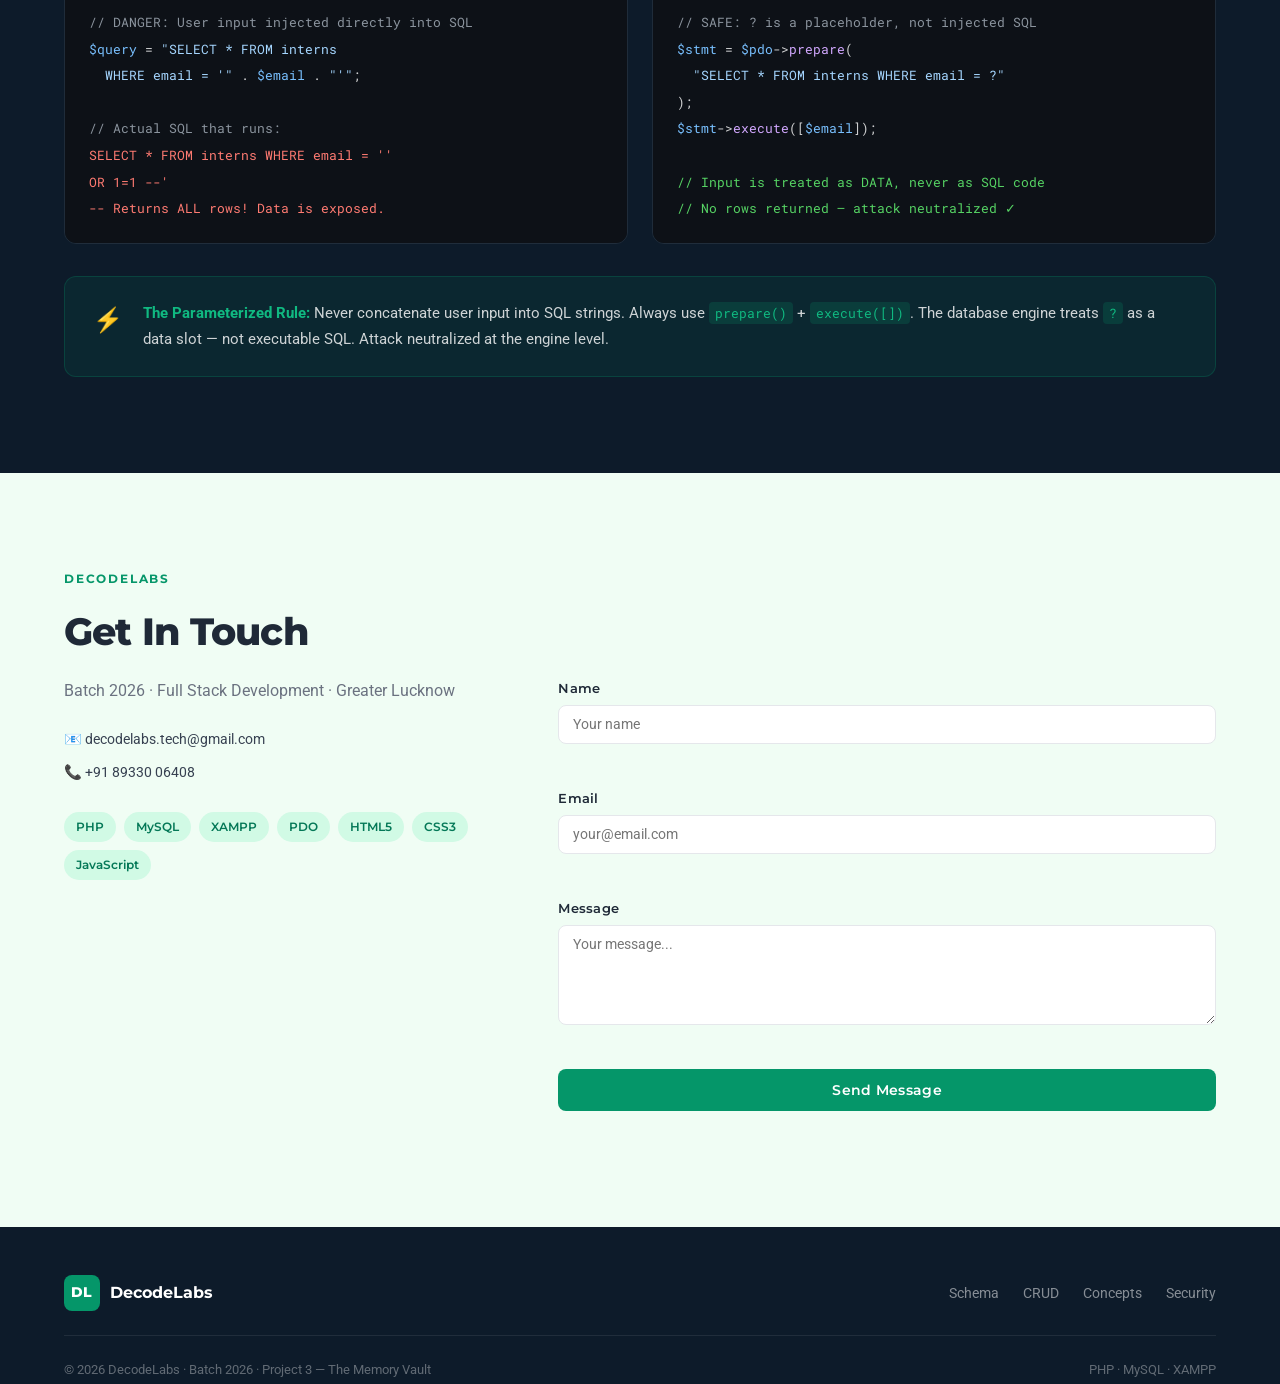
<file: Project-3/index.html>
<!DOCTYPE html>
<html lang="en">
<head>
  <meta charset="UTF-8">
  <meta name="viewport" content="width=device-width, initial-scale=1.0">
  <title>DecodeLabs — Project 3: The Memory Vault</title>
  <link rel="preconnect" href="https://fonts.googleapis.com">
  <link href="https://fonts.googleapis.com/css2?family=Montserrat:wght@400;600;700;800&family=Roboto:wght@300;400;500&family=Roboto+Mono:wght@400;500&display=swap" rel="stylesheet">
  <link rel="stylesheet" href="style.css">
</head>
<body>

  <!-- ===== HEADER ===== -->
  <header class="site-header">
    <nav class="nav-container">
      <a href="#" class="nav-brand">
        <span class="brand-dl">DL</span>
        <span class="brand-text">DecodeLabs</span>
      </a>
      <button class="nav-toggle" aria-expanded="false" aria-label="Toggle menu">
        <span></span><span></span><span></span>
      </button>
      <ul class="nav-menu" role="list">
        <li><a href="#schema"   class="nav-link">Schema</a></li>
        <li><a href="#crud"     class="nav-link">CRUD Manager</a></li>
        <li><a href="#concepts" class="nav-link">Concepts</a></li>
        <li><a href="#security" class="nav-link">Security</a></li>
        <li><a href="#contact"  class="nav-link nav-cta">Get Started</a></li>
      </ul>
    </nav>
  </header>

  <main>

    <!-- ===== HERO ===== -->
    <section class="hero" id="hero">
      <div class="hero-grid"></div>
      <div class="container hero-inner">
        <div class="hero-left">
          <div class="hero-badge">Project 3 · Database Integration</div>
          <h1 class="hero-title">
            The<br>
            <span class="hero-accent">Memory</span><br>
            Vault
          </h1>
          <p class="hero-sub">
            Project 1 was the face.<br>
            Project 2 was the brain.<br>
            Project 3 is the <strong>memory</strong>.
          </p>
          <div class="hero-actions">
            <a href="#crud"   class="btn-primary">Open CRUD Manager</a>
            <a href="#schema" class="btn-outline">View Schema</a>
          </div>
        </div>
        <div class="hero-right">
          <div class="terminal-window">
            <div class="terminal-bar">
              <span class="t-dot t-red"></span>
              <span class="t-dot t-yellow"></span>
              <span class="t-dot t-green"></span>
              <span class="terminal-title">mysql&gt; decodelabs_db</span>
            </div>
            <div class="terminal-body">
              <p><span class="t-dim">mysql&gt; </span><span class="t-cmd">USE decodelabs_db;</span></p>
              <p class="t-ok">Database changed</p>
              <p><span class="t-dim">mysql&gt; </span><span class="t-cmd">SELECT * FROM interns;</span></p>
              <p class="t-dim t-sep">+----+---------------+------------------------+--------+</p>
              <p><span class="t-col">| id </span><span class="t-dim">|</span><span class="t-col"> name&nbsp;&nbsp;&nbsp;&nbsp;&nbsp;&nbsp;&nbsp;&nbsp;&nbsp;&nbsp;</span><span class="t-dim">|</span><span class="t-col"> domain&nbsp;&nbsp;&nbsp;&nbsp;&nbsp;&nbsp;&nbsp;&nbsp;&nbsp;&nbsp;&nbsp;&nbsp;&nbsp;&nbsp;&nbsp;&nbsp;&nbsp;</span><span class="t-dim">|</span><span class="t-col"> status </span><span class="t-dim">|</span></p>
              <p class="t-dim t-sep">+----+---------------+------------------------+--------+</p>
              <p><span class="t-dim">|</span><span class="t-num">&nbsp;1&nbsp;&nbsp;</span><span class="t-dim">|</span><span class="t-str">&nbsp;Aryan Sharma&nbsp;&nbsp;</span><span class="t-dim">|</span><span class="t-str">&nbsp;Full Stack Development&nbsp;&nbsp;</span><span class="t-dim">|</span><span class="t-ok">&nbsp;active&nbsp;</span><span class="t-dim">|</span></p>
              <p><span class="t-dim">|</span><span class="t-num">&nbsp;2&nbsp;&nbsp;</span><span class="t-dim">|</span><span class="t-str">&nbsp;Priya Verma&nbsp;&nbsp;&nbsp;</span><span class="t-dim">|</span><span class="t-str">&nbsp;Frontend Development&nbsp;&nbsp;&nbsp;&nbsp;</span><span class="t-dim">|</span><span class="t-ok">&nbsp;active&nbsp;</span><span class="t-dim">|</span></p>
              <p class="t-dim t-sep">+----+---------------+------------------------+--------+</p>
              <p class="t-muted">2 rows in set (0.001 sec)</p>
              <p class="t-cursor">█</p>
            </div>
          </div>
        </div>
      </div>
    </section>

    <!-- ===== SCHEMA ===== -->
    <section class="section-light" id="schema">
      <div class="container">
        <div class="section-label">Database Blueprint</div>
        <h2 class="section-title">Schema Design</h2>
        <p class="section-desc">The <code>interns</code> table — every row is a record, every column is a typed, constrained attribute.</p>

        <div class="schema-grid">
          <div class="schema-table-card">
            <div class="st-header">
              <div class="st-icon">⬡</div>
              <div>
                <div class="st-name">interns</div>
                <div class="st-sub">MySQL Table · decodelabs_db</div>
              </div>
            </div>
            <div class="st-rows">
              <div class="st-row st-pk">
                <span class="st-badge badge-pk">PK</span>
                <span class="st-col">id</span>
                <span class="st-type">INT</span>
                <span class="st-constraint">AUTO_INCREMENT · NOT NULL</span>
              </div>
              <div class="st-row">
                <span class="st-badge badge-col">col</span>
                <span class="st-col">name</span>
                <span class="st-type">VARCHAR(100)</span>
                <span class="st-constraint">NOT NULL</span>
              </div>
              <div class="st-row st-uq">
                <span class="st-badge badge-uq">UQ</span>
                <span class="st-col">email</span>
                <span class="st-type">VARCHAR(100)</span>
                <span class="st-constraint">NOT NULL · UNIQUE</span>
              </div>
              <div class="st-row">
                <span class="st-badge badge-col">col</span>
                <span class="st-col">batch</span>
                <span class="st-type">VARCHAR(10)</span>
                <span class="st-constraint">DEFAULT '2026'</span>
              </div>
              <div class="st-row">
                <span class="st-badge badge-col">col</span>
                <span class="st-col">domain</span>
                <span class="st-type">VARCHAR(100)</span>
                <span class="st-constraint">NOT NULL</span>
              </div>
              <div class="st-row">
                <span class="st-badge badge-col">col</span>
                <span class="st-col">status</span>
                <span class="st-type">ENUM</span>
                <span class="st-constraint">'active' | 'inactive'</span>
              </div>
              <div class="st-row st-ts">
                <span class="st-badge badge-ts">TS</span>
                <span class="st-col">created_at</span>
                <span class="st-type">TIMESTAMP</span>
                <span class="st-constraint">DEFAULT CURRENT_TIMESTAMP</span>
              </div>
            </div>
          </div>

          <div class="schema-concepts">
            <div class="sc-card">
              <div class="sc-icon">🔑</div>
              <div>
                <h4>Primary Key</h4>
                <p>Uniquely identifies every row. <code>id</code> is auto-incremented — never null, never repeated.</p>
              </div>
            </div>
            <div class="sc-card">
              <div class="sc-icon">✦</div>
              <div>
                <h4>UNIQUE Constraint</h4>
                <p>No two interns can share the same <code>email</code> — enforced at the database level, not the app.</p>
              </div>
            </div>
            <div class="sc-card">
              <div class="sc-icon">⚙</div>
              <div>
                <h4>ENUM Type</h4>
                <p><code>status</code> only accepts 'active' or 'inactive'. Any other value is rejected by MySQL.</p>
              </div>
            </div>
            <div class="sc-card">
              <div class="sc-icon">🚫</div>
              <div>
                <h4>NOT NULL</h4>
                <p>Mandatory fields. Even if your app forgets to send them — MySQL refuses the row.</p>
              </div>
            </div>
          </div>
        </div>

        <div class="sql-block">
          <div class="sql-topbar">
            <span class="sql-file">setup.sql</span>
            <span class="sql-tag">DDL — Data Definition Language</span>
          </div>
          <pre class="sql-pre"><code><span class="sk">CREATE DATABASE IF NOT EXISTS</span> decodelabs_db
  <span class="sk">CHARACTER SET</span> utf8mb4 <span class="sk">COLLATE</span> utf8mb4_unicode_ci;

<span class="sk">USE</span> decodelabs_db;

<span class="sk">CREATE TABLE IF NOT EXISTS</span> interns (
  id         <span class="st">INT</span>          <span class="sc">AUTO_INCREMENT PRIMARY KEY</span>,
  name       <span class="st">VARCHAR</span>(100) <span class="sc">NOT NULL</span>,
  email      <span class="st">VARCHAR</span>(100) <span class="sc">NOT NULL UNIQUE</span>,
  batch      <span class="st">VARCHAR</span>(10)  <span class="sc">NOT NULL DEFAULT</span> <span class="ss">'2026'</span>,
  domain     <span class="st">VARCHAR</span>(100) <span class="sc">NOT NULL</span>,
  status     <span class="st">ENUM</span>(<span class="ss">'active'</span>, <span class="ss">'inactive'</span>) <span class="sc">DEFAULT</span> <span class="ss">'active'</span>,
  created_at <span class="st">TIMESTAMP</span>    <span class="sc">DEFAULT CURRENT_TIMESTAMP</span>
);</code></pre>
        </div>
      </div>
    </section>

    <!-- ===== CRUD MANAGER ===== -->
    <section class="section-white" id="crud">
      <div class="container">
        <div class="section-label">Live Database Operations</div>
        <h2 class="section-title">CRUD Manager</h2>
        <p class="section-desc">Real PHP + MySQL backend. Every action hits the database — no mocks, no simulations.</p>

        <div class="stats-row">
          <div class="stat-card">
            <div class="stat-num" id="stat-total">—</div>
            <div class="stat-lbl">Total Interns</div>
          </div>
          <div class="stat-card stat-active">
            <div class="stat-num" id="stat-active">—</div>
            <div class="stat-lbl">Active</div>
          </div>
          <div class="stat-card stat-inactive">
            <div class="stat-num" id="stat-inactive">—</div>
            <div class="stat-lbl">Inactive</div>
          </div>
        </div>

        <div class="table-toolbar">
          <div class="toolbar-left">
            <span class="live-dot"></span>
            <span class="toolbar-title">Intern Records</span>
          </div>
          <button class="btn-add" onclick="openAddModal()">+ Add Intern</button>
        </div>

        <div class="table-wrap">
          <table class="data-table">
            <thead>
              <tr>
                <th>#</th>
                <th>Name</th>
                <th>Email</th>
                <th>Domain</th>
                <th>Batch</th>
                <th>Status</th>
                <th>Actions</th>
              </tr>
            </thead>
            <tbody id="table-body">
              <tr><td colspan="7" class="tbl-loading">Loading records...</td></tr>
            </tbody>
          </table>
        </div>

        <div class="crud-map">
          <div class="cm-card cm-create">
            <div class="cm-op">CREATE</div>
            <div class="cm-arr">→</div>
            <div class="cm-http">POST</div>
            <div class="cm-arr">→</div>
            <div class="cm-sql">INSERT</div>
          </div>
          <div class="cm-card cm-read">
            <div class="cm-op">READ</div>
            <div class="cm-arr">→</div>
            <div class="cm-http">GET</div>
            <div class="cm-arr">→</div>
            <div class="cm-sql">SELECT</div>
          </div>
          <div class="cm-card cm-update">
            <div class="cm-op">UPDATE</div>
            <div class="cm-arr">→</div>
            <div class="cm-http">PUT</div>
            <div class="cm-arr">→</div>
            <div class="cm-sql">UPDATE</div>
          </div>
          <div class="cm-card cm-delete">
            <div class="cm-op">DELETE</div>
            <div class="cm-arr">→</div>
            <div class="cm-http">DELETE</div>
            <div class="cm-arr">→</div>
            <div class="cm-sql">DELETE</div>
          </div>
        </div>
      </div>
    </section>

    <!-- ===== CONCEPTS ===== -->
    <section class="section-light" id="concepts">
      <div class="container">
        <div class="section-label">Core Database Theory</div>
        <h2 class="section-title">Key Concepts</h2>

        <div class="compare-block">
          <h3 class="block-title">SQL vs NoSQL</h3>
          <div class="compare-grid">
            <div class="cmp-card sql-side">
              <div class="cmp-header">SQL</div>
              <ul class="cmp-list">
                <li>Structured tables with fixed schema</li>
                <li>Rows &amp; columns — like a spreadsheet</li>
                <li>ACID transactions — data is always consistent</li>
                <li>Strong relationships via Foreign Keys</li>
                <li>MySQL · PostgreSQL · SQLite</li>
              </ul>
              <div class="cmp-when">Use when: Data is relational and structure matters</div>
            </div>
            <div class="cmp-vs">VS</div>
            <div class="cmp-card nosql-side">
              <div class="cmp-header">NoSQL</div>
              <ul class="cmp-list">
                <li>Flexible / schema-less documents</li>
                <li>JSON-like objects, key-value, graphs</li>
                <li>Horizontal scalability — millions of records</li>
                <li>Eventual consistency</li>
                <li>MongoDB · Redis · Cassandra</li>
              </ul>
              <div class="cmp-when">Use when: Data is unstructured or scale is massive</div>
            </div>
          </div>
        </div>

        <div class="rel-block">
          <h3 class="block-title">Table Relationships</h3>
          <div class="rel-grid">
            <div class="rel-card">
              <div class="rel-type">1 : 1</div>
              <div class="rel-name">One-to-One</div>
              <p>One intern has exactly one profile card. One profile belongs to exactly one intern.</p>
              <code class="rel-code">intern.id → profile.intern_id</code>
            </div>
            <div class="rel-card">
              <div class="rel-type">1 : ∞</div>
              <div class="rel-name">One-to-Many</div>
              <p>One batch has many interns. Each intern belongs to exactly one batch.</p>
              <code class="rel-code">batch.id → intern.batch_id</code>
            </div>
            <div class="rel-card">
              <div class="rel-type">∞ : ∞</div>
              <div class="rel-name">Many-to-Many</div>
              <p>Interns take many courses. Courses have many interns. Needs a junction table.</p>
              <code class="rel-code">intern_courses(intern_id, course_id)</code>
            </div>
          </div>
        </div>
      </div>
    </section>

    <!-- ===== SECURITY ===== -->
    <section class="section-dark" id="security">
      <div class="container">
        <div class="section-label section-label-light">Data Protection</div>
        <h2 class="section-title section-title-light">SQL Injection &amp; Defense</h2>
        <p class="section-desc section-desc-light">The most common database attack — and how parameterized queries stop it cold.</p>

        <div class="vuln-grid">
          <div class="vuln-card vuln-danger">
            <div class="vuln-head">
              <span class="v-badge v-bad">VULNERABLE</span>
              String Concatenation
            </div>
            <pre class="code-pre"><code><span class="pv">$email</span> = <span class="ps">"' OR 1=1 --"</span>;

<span class="pc">// DANGER: User input injected directly into SQL</span>
<span class="pv">$query</span> = <span class="ps">"SELECT * FROM interns
  WHERE email = '"</span> . <span class="pv">$email</span> . <span class="ps">"'"</span>;

<span class="pc">// Actual SQL that runs:</span>
<span class="pdanger">SELECT * FROM interns WHERE email = ''
OR 1=1 --'
-- Returns ALL rows! Data is exposed.</span></code></pre>
          </div>

          <div class="vuln-card vuln-safe">
            <div class="vuln-head">
              <span class="v-badge v-ok">PROTECTED</span>
              Parameterized Query
            </div>
            <pre class="code-pre"><code><span class="pv">$email</span> = <span class="ps">"' OR 1=1 --"</span>;

<span class="pc">// SAFE: ? is a placeholder, not injected SQL</span>
<span class="pv">$stmt</span> = <span class="pv">$pdo</span>-><span class="pf">prepare</span>(
  <span class="ps">"SELECT * FROM interns WHERE email = ?"</span>
);
<span class="pv">$stmt</span>-><span class="pf">execute</span>([<span class="pv">$email</span>]);

<span class="psafe">// Input is treated as DATA, never as SQL code
// No rows returned — attack neutralized ✓</span></code></pre>
          </div>
        </div>

        <div class="rule-box">
          <div class="rule-icon">⚡</div>
          <div class="rule-text">
            <strong>The Parameterized Rule:</strong> Never concatenate user input into SQL strings.
            Always use <code>prepare()</code> + <code>execute([])</code>.
            The database engine treats <code>?</code> as a data slot — not executable SQL.
            Attack neutralized at the engine level.
          </div>
        </div>
      </div>
    </section>

    <!-- ===== CONTACT ===== -->
    <section class="section-light" id="contact">
      <div class="container">
        <div class="section-label">DecodeLabs</div>
        <h2 class="section-title">Get In Touch</h2>
        <div class="contact-grid">
          <div class="contact-info">
            <p class="contact-desc">Batch 2026 · Full Stack Development · Greater Lucknow</p>
            <div class="contact-item">📧 decodelabs.tech@gmail.com</div>
            <div class="contact-item">📞 +91 89330 06408</div>
            <div class="project-stack">
              <span class="stack-tag">PHP</span>
              <span class="stack-tag">MySQL</span>
              <span class="stack-tag">XAMPP</span>
              <span class="stack-tag">PDO</span>
              <span class="stack-tag">HTML5</span>
              <span class="stack-tag">CSS3</span>
              <span class="stack-tag">JavaScript</span>
            </div>
          </div>
          <form class="contact-form" novalidate>
            <div class="form-group">
              <label>Name</label>
              <input type="text" name="name" placeholder="Your name" required>
              <span class="form-error"></span>
            </div>
            <div class="form-group">
              <label>Email</label>
              <input type="email" name="email" placeholder="your@email.com" required>
              <span class="form-error"></span>
            </div>
            <div class="form-group">
              <label>Message</label>
              <textarea name="message" rows="4" placeholder="Your message..." required></textarea>
              <span class="form-error"></span>
            </div>
            <button type="submit" class="btn-primary">Send Message</button>
            <span class="form-success"></span>
          </form>
        </div>
      </div>
    </section>

  </main>

  <!-- ===== FOOTER ===== -->
  <footer class="site-footer">
    <div class="container footer-inner">
      <div class="footer-top">
        <div class="footer-brand">
          <span class="brand-dl">DL</span>
          <span>DecodeLabs</span>
        </div>
        <div class="footer-nav">
          <a href="#schema">Schema</a>
          <a href="#crud">CRUD</a>
          <a href="#concepts">Concepts</a>
          <a href="#security">Security</a>
        </div>
      </div>
      <div class="footer-bottom">
        <span>© <span id="year"></span> DecodeLabs · Batch 2026 · Project 3 — The Memory Vault</span>
        <span>PHP · MySQL · XAMPP</span>
      </div>
    </div>
  </footer>

  <!-- ===== ADD / EDIT MODAL ===== -->
  <div class="modal-overlay" id="modal-overlay">
    <div class="modal-box" role="dialog" aria-modal="true" aria-labelledby="modal-title">
      <div class="modal-header">
        <h3 id="modal-title">Add Intern</h3>
        <button class="modal-close" onclick="closeModal()" aria-label="Close">✕</button>
      </div>
      <form id="intern-form" novalidate>
        <input type="hidden" id="form-id">
        <div class="form-row-2">
          <div class="form-group">
            <label>Full Name <span class="req">*</span></label>
            <input type="text" id="form-name" placeholder="Aryan Sharma" required>
            <span class="form-error" id="err-name"></span>
          </div>
          <div class="form-group">
            <label>Email <span class="req">*</span></label>
            <input type="email" id="form-email" placeholder="aryan@email.com" required>
            <span class="form-error" id="err-email"></span>
          </div>
        </div>
        <div class="form-row-2">
          <div class="form-group">
            <label>Domain <span class="req">*</span></label>
            <input type="text" id="form-domain" placeholder="Full Stack Development" required>
            <span class="form-error" id="err-domain"></span>
          </div>
          <div class="form-group">
            <label>Batch</label>
            <select id="form-batch">
              <option value="2026">2026</option>
              <option value="2025">2025</option>
              <option value="2027">2027</option>
            </select>
          </div>
        </div>
        <div class="form-group">
          <label>Status</label>
          <div class="radio-grp">
            <label class="radio-lbl"><input type="radio" name="status" value="active" checked> Active</label>
            <label class="radio-lbl"><input type="radio" name="status" value="inactive"> Inactive</label>
          </div>
        </div>
        <div class="form-api-msg" id="form-api-msg"></div>
        <div class="modal-actions">
          <button type="button" class="btn-cancel" onclick="closeModal()">Cancel</button>
          <button type="submit" class="btn-primary" id="submit-btn">Add Intern</button>
        </div>
      </form>
    </div>
  </div>

  <!-- ===== DELETE CONFIRM MODAL ===== -->
  <div class="modal-overlay" id="delete-overlay">
    <div class="modal-box modal-sm" role="dialog" aria-modal="true">
      <div class="modal-header">
        <h3>Confirm Delete</h3>
        <button class="modal-close" onclick="closeDeleteModal()" aria-label="Close">✕</button>
      </div>
      <p class="delete-msg">Are you sure you want to delete <strong id="delete-name-display"></strong>?<br>This action cannot be undone.</p>
      <div class="modal-actions">
        <button class="btn-cancel" onclick="closeDeleteModal()">Cancel</button>
        <button class="btn-delete" onclick="confirmDelete()">Delete</button>
      </div>
    </div>
  </div>

  <script src="script.js"></script>
</body>
</html>
</file>
<file: Project-1/style.css>
/* ============================================
   CSS CUSTOM PROPERTIES (Design Tokens)
   ============================================ */
:root {
  /* 2025 Color Palette — from project spec */
  --clr-mocha: #a5856f;
  --clr-mocha-dark: #8c6d58;
  --clr-mocha-light: #c4a48d;
  --clr-blue: #a0d4e0;
  --clr-blue-dark: #7bbfcf;
  --clr-grey: #f2f0ea;
  --clr-grey-dark: #e0ddd5;

  /* Neutrals */
  --clr-text-primary: #2c2420;
  --clr-text-secondary: #6b5d57;
  --clr-text-muted: #9e8f89;
  --clr-bg: #ffffff;
  --clr-bg-soft: #faf9f7;
  --clr-border: #e8e4df;

  /* Typography — Montserrat (headlines) + Roboto (body) */
  --font-heading: 'Montserrat', sans-serif;
  --font-body: 'Roboto', sans-serif;

  /* Fluid type scale using clamp() */
  --text-xs: clamp(0.75rem, 1.5vw, 0.875rem);
  --text-sm: clamp(0.875rem, 2vw, 1rem);
  --text-base: clamp(1rem, 2.5vw, 1.125rem);
  --text-lg: clamp(1.125rem, 3vw, 1.375rem);
  --text-xl: clamp(1.375rem, 3.5vw, 1.75rem);
  --text-2xl: clamp(1.75rem, 4vw, 2.25rem);
  --text-3xl: clamp(2rem, 5vw, 3rem);
  --text-hero: clamp(2.5rem, 7vw, 4.5rem);

  /* Spacing */
  --space-1: 0.25rem;
  --space-2: 0.5rem;
  --space-3: 0.75rem;
  --space-4: 1rem;
  --space-5: 1.25rem;
  --space-6: 1.5rem;
  --space-8: 2rem;
  --space-10: 2.5rem;
  --space-12: 3rem;
  --space-16: 4rem;
  --space-20: 5rem;
  --space-24: 6rem;

  /* Layout */
  --nav-height: 60px;
  --max-width: 1200px;
  --content-padding: clamp(1rem, 4vw, 2rem);

  /* Effects */
  --radius-sm: 0.375rem;
  --radius-md: 0.75rem;
  --radius-lg: 1.25rem;
  --radius-xl: 2rem;
  --shadow-sm: 0 1px 3px rgba(44, 36, 32, 0.08);
  --shadow-md: 0 4px 16px rgba(44, 36, 32, 0.1);
  --shadow-lg: 0 8px 32px rgba(44, 36, 32, 0.12);
  --transition: 0.22s ease;
}

/* ============================================
   RESET & BASE
   ============================================ */
*,
*::before,
*::after {
  box-sizing: border-box;
  margin: 0;
  padding: 0;
}

html {
  scroll-behavior: smooth;
  scroll-padding-top: calc(var(--nav-height) + 1rem);
  -webkit-text-size-adjust: 100%;
}

body {
  font-family: var(--font-body);
  font-size: var(--text-base);
  font-weight: 400;
  line-height: 1.7;
  color: var(--clr-text-primary);
  background-color: var(--clr-bg);
  overflow-x: hidden;
}

img,
svg {
  display: block;
  max-width: 100%;
}

a {
  color: inherit;
  text-decoration: none;
}

ul,
ol {
  list-style: none;
}

button {
  font-family: inherit;
  cursor: pointer;
  border: none;
  background: none;
}

input,
textarea,
button {
  font-family: inherit;
}

:focus-visible {
  outline: 3px solid var(--clr-mocha);
  outline-offset: 3px;
  border-radius: var(--radius-sm);
}

/* ============================================
   TYPOGRAPHY UTILITIES
   ============================================ */
h1, h2, h3, h4, h5, h6 {
  font-family: var(--font-heading);
  line-height: 1.2;
  font-weight: 700;
  color: var(--clr-text-primary);
}

.section-eyebrow {
  font-family: var(--font-heading);
  font-size: var(--text-xs);
  font-weight: 600;
  letter-spacing: 0.15em;
  text-transform: uppercase;
  color: var(--clr-mocha);
  margin-bottom: var(--space-3);
}

.section-heading {
  font-size: var(--text-2xl);
  margin-bottom: var(--space-4);
}

.section-subheading {
  font-size: var(--text-base);
  color: var(--clr-text-secondary);
  max-width: 48ch;
  margin: 0 auto;
}

.text-accent {
  color: var(--clr-mocha);
}

/* ============================================
   LAYOUT UTILITIES
   ============================================ */
.section-container {
  max-width: var(--max-width);
  margin: 0 auto;
  padding: 0 var(--content-padding);
}

.section-header {
  text-align: center;
  margin-bottom: var(--space-12);
}

/* ============================================
   BUTTONS
   ============================================ */
.btn {
  display: inline-flex;
  align-items: center;
  justify-content: center;
  gap: var(--space-2);
  padding: 0.75rem 1.75rem;
  border-radius: var(--radius-md);
  font-family: var(--font-heading);
  font-size: var(--text-sm);
  font-weight: 600;
  letter-spacing: 0.02em;
  transition: all var(--transition);
  cursor: pointer;
  white-space: nowrap;
}

.btn-primary {
  background-color: var(--clr-mocha);
  color: #ffffff;
  box-shadow: var(--shadow-sm);
}

.btn-primary:hover,
.btn-primary:focus-visible {
  background-color: var(--clr-mocha-dark);
  transform: translateY(-2px);
  box-shadow: var(--shadow-md);
}

.btn-secondary {
  background-color: transparent;
  color: var(--clr-mocha);
  border: 2px solid var(--clr-mocha);
}

.btn-secondary:hover,
.btn-secondary:focus-visible {
  background-color: var(--clr-mocha);
  color: #ffffff;
  transform: translateY(-2px);
}

.btn-full {
  width: 100%;
}

/* ============================================
   HEADER & NAVIGATION (Mobile-First)
   ============================================ */
.site-header {
  position: fixed;
  top: 0;
  left: 0;
  right: 0;
  z-index: 100;
  background-color: rgba(255, 255, 255, 0.95);
  backdrop-filter: blur(10px);
  -webkit-backdrop-filter: blur(10px);
  border-bottom: 1px solid var(--clr-border);
  transition: box-shadow var(--transition);
}

.site-header.scrolled {
  box-shadow: var(--shadow-md);
}

.nav-container {
  max-width: var(--max-width);
  margin: 0 auto;
  padding: 0 var(--content-padding);
  height: var(--nav-height);
  display: flex;
  align-items: center;
  justify-content: space-between;
}

.nav-logo {
  display: flex;
  align-items: center;
  gap: var(--space-2);
  text-decoration: none;
}

.logo-mark {
  width: 38px;
  height: 38px;
  background-color: var(--clr-mocha);
  color: #fff;
  border-radius: var(--radius-sm);
  display: grid;
  place-items: center;
  font-family: var(--font-heading);
  font-size: 0.875rem;
  font-weight: 700;
  flex-shrink: 0;
}

.logo-text {
  font-family: var(--font-heading);
  font-size: 1.1rem;
  font-weight: 700;
  color: var(--clr-text-primary);
}

/* Hamburger toggle — mobile only */
.nav-toggle {
  display: flex;
  flex-direction: column;
  gap: 5px;
  padding: var(--space-2);
  border-radius: var(--radius-sm);
  background: none;
  transition: var(--transition);
}

.hamburger-bar {
  display: block;
  width: 24px;
  height: 2px;
  background-color: var(--clr-text-primary);
  border-radius: 2px;
  transition: transform var(--transition), opacity var(--transition);
  transform-origin: center;
}

.nav-toggle[aria-expanded="true"] .hamburger-bar:nth-child(1) {
  transform: translateY(7px) rotate(45deg);
}

.nav-toggle[aria-expanded="true"] .hamburger-bar:nth-child(2) {
  opacity: 0;
  transform: scaleX(0);
}

.nav-toggle[aria-expanded="true"] .hamburger-bar:nth-child(3) {
  transform: translateY(-7px) rotate(-45deg);
}

/* Mobile menu */
.nav-menu {
  display: none;
  position: absolute;
  top: var(--nav-height);
  left: 0;
  right: 0;
  background-color: #fff;
  border-bottom: 1px solid var(--clr-border);
  padding: var(--space-4) var(--content-padding);
  flex-direction: column;
  gap: var(--space-2);
  box-shadow: var(--shadow-md);
}

.nav-menu.is-open {
  display: flex;
}

.nav-link {
  display: block;
  padding: var(--space-3) var(--space-4);
  border-radius: var(--radius-sm);
  font-family: var(--font-heading);
  font-size: var(--text-sm);
  font-weight: 600;
  color: var(--clr-text-secondary);
  transition: all var(--transition);
}

.nav-link:hover,
.nav-link:focus-visible {
  color: var(--clr-mocha);
  background-color: var(--clr-grey);
}

.nav-link.active {
  color: var(--clr-mocha);
}

.nav-cta {
  background-color: var(--clr-mocha);
  color: #fff !important;
  text-align: center;
}

.nav-cta:hover,
.nav-cta:focus-visible {
  background-color: var(--clr-mocha-dark) !important;
}

/* ============================================
   HERO SECTION
   ============================================ */
.hero-section {
  min-height: 100svh;
  padding-top: calc(var(--nav-height) + var(--space-12));
  padding-bottom: var(--space-20);
  padding-left: var(--content-padding);
  padding-right: var(--content-padding);
  max-width: var(--max-width);
  margin: 0 auto;
  display: flex;
  flex-direction: column;
  justify-content: center;
  gap: var(--space-12);
}

.hero-eyebrow {
  font-family: var(--font-heading);
  font-size: var(--text-xs);
  font-weight: 600;
  letter-spacing: 0.15em;
  text-transform: uppercase;
  color: var(--clr-mocha);
  margin-bottom: var(--space-4);
}

.hero-heading {
  font-size: var(--text-hero);
  line-height: 1.05;
  margin-bottom: var(--space-6);
  letter-spacing: -0.02em;
}

.hero-body {
  font-size: var(--text-lg);
  color: var(--clr-text-secondary);
  max-width: 52ch;
  margin-bottom: var(--space-8);
  line-height: 1.8;
}

.hero-actions {
  display: flex;
  flex-wrap: wrap;
  gap: var(--space-4);
}

/* Hero visual cards */
.hero-visual {
  display: flex;
  flex-direction: column;
  gap: var(--space-4);
}

.hero-card {
  background: var(--clr-grey);
  border-radius: var(--radius-lg);
  padding: var(--space-6);
  border: 1px solid var(--clr-border);
  box-shadow: var(--shadow-sm);
}

.hero-card--main {
  background: linear-gradient(135deg, var(--clr-mocha) 0%, var(--clr-mocha-dark) 100%);
  color: #fff;
}

.hero-card--secondary {
  background: linear-gradient(135deg, var(--clr-blue) 0%, var(--clr-blue-dark) 100%);
  color: var(--clr-text-primary);
}

.card-chip {
  display: inline-block;
  font-size: var(--text-xs);
  font-family: var(--font-heading);
  font-weight: 600;
  letter-spacing: 0.1em;
  text-transform: uppercase;
  padding: 0.2rem 0.6rem;
  border-radius: 100px;
  background: rgba(255, 255, 255, 0.25);
  margin-bottom: var(--space-3);
}

.card-title {
  font-family: var(--font-heading);
  font-size: var(--text-lg);
  font-weight: 700;
  margin-bottom: var(--space-4);
}

.card-bar {
  height: 8px;
  border-radius: 100px;
  background: rgba(255, 255, 255, 0.35);
  margin-bottom: var(--space-2);
}

.card-bar--short {
  width: 60%;
}

/* ============================================
   SERVICES SECTION
   ============================================ */
.services-section {
  padding: var(--space-20) 0;
  background-color: var(--clr-bg-soft);
}

.services-grid {
  display: grid;
  gap: var(--space-6);
  grid-template-columns: 1fr;
}

.service-card {
  position: relative;
  background: var(--clr-bg);
  border-radius: var(--radius-lg);
  padding: var(--space-8);
  border: 1px solid var(--clr-border);
  transition: all var(--transition);
  overflow: hidden;
}

.service-card::before {
  content: '';
  position: absolute;
  top: 0;
  left: 0;
  right: 0;
  height: 4px;
  background: var(--clr-grey-dark);
  border-radius: var(--radius-lg) var(--radius-lg) 0 0;
  transition: background var(--transition);
}

.service-card:hover {
  transform: translateY(-4px);
  box-shadow: var(--shadow-lg);
}

.service-card:hover::before,
.service-card--featured::before {
  background: var(--clr-mocha);
}

.service-card--featured {
  border-color: var(--clr-mocha-light);
  background: linear-gradient(to bottom, var(--clr-grey) 0%, var(--clr-bg) 100%);
}

.service-badge {
  display: inline-block;
  font-size: var(--text-xs);
  font-family: var(--font-heading);
  font-weight: 600;
  letter-spacing: 0.08em;
  padding: 0.2rem 0.75rem;
  border-radius: 100px;
  background: var(--clr-mocha);
  color: #fff;
  margin-bottom: var(--space-4);
}

.service-icon {
  color: var(--clr-mocha);
  margin-bottom: var(--space-5);
}

.service-title {
  font-size: var(--text-xl);
  margin-bottom: var(--space-1);
}

.service-subtitle {
  font-size: var(--text-sm);
  font-weight: 500;
  color: var(--clr-mocha);
  margin-bottom: var(--space-4);
  font-family: var(--font-heading);
}

.service-desc {
  color: var(--clr-text-secondary);
  font-size: var(--text-sm);
  margin-bottom: var(--space-5);
  line-height: 1.75;
}

.service-list {
  display: flex;
  flex-direction: column;
  gap: var(--space-2);
}

.service-list li {
  font-size: var(--text-xs);
  font-family: var(--font-heading);
  font-weight: 600;
  color: var(--clr-text-secondary);
  padding-left: var(--space-4);
  position: relative;
}

.service-list li::before {
  content: '';
  position: absolute;
  left: 0;
  top: 50%;
  transform: translateY(-50%);
  width: 8px;
  height: 8px;
  border-radius: 50%;
  background-color: var(--clr-blue);
}

/* ============================================
   ABOUT SECTION (Sidebar + Main)
   ============================================ */
.about-section {
  padding: var(--space-20) 0;
}

.about-layout {
  display: grid;
  gap: var(--space-12);
  grid-template-columns: 1fr;
}

/* Sidebar */
.about-sidebar {
  display: flex;
  flex-direction: column;
  gap: var(--space-6);
}

.sidebar-sticky {
  display: flex;
  flex-direction: column;
  gap: var(--space-6);
}

.sidebar-block {
  background: var(--clr-bg-soft);
  border-radius: var(--radius-lg);
  padding: var(--space-6);
  border: 1px solid var(--clr-border);
}

.sidebar-title {
  font-size: var(--text-sm);
  letter-spacing: 0.1em;
  text-transform: uppercase;
  color: var(--clr-text-muted);
  margin-bottom: var(--space-4);
  font-weight: 600;
}

/* Color swatches */
.palette {
  display: flex;
  flex-direction: column;
  gap: var(--space-2);
}

.swatch {
  display: flex;
  align-items: center;
  justify-content: space-between;
  padding: var(--space-3) var(--space-4);
  border-radius: var(--radius-md);
  color: #fff;
}

.swatch--dark {
  color: var(--clr-text-primary);
  border: 1px solid var(--clr-border);
}

.swatch-label {
  font-size: var(--text-xs);
  font-family: var(--font-heading);
  font-weight: 600;
}

.swatch-hex {
  font-size: var(--text-xs);
  font-family: monospace;
  opacity: 0.8;
}

/* Standards list */
.standards-list {
  display: flex;
  flex-direction: column;
  gap: var(--space-4);
}

.standards-list li {
  display: flex;
  flex-direction: column;
  gap: var(--space-1);
}

.standards-list strong {
  font-size: var(--text-sm);
  font-family: var(--font-heading);
  color: var(--clr-text-primary);
}

.standards-list span {
  font-size: var(--text-xs);
  color: var(--clr-text-muted);
}

/* About main */
.about-lead {
  font-size: var(--text-lg);
  color: var(--clr-text-secondary);
  line-height: 1.8;
  margin-bottom: var(--space-10);
}

.pillars-grid {
  display: grid;
  gap: var(--space-5);
  grid-template-columns: 1fr;
}

.pillar-card {
  padding: var(--space-6);
  border-radius: var(--radius-lg);
  background: var(--clr-grey);
  border: 1px solid var(--clr-border);
}

.pillar-number {
  display: block;
  font-family: var(--font-heading);
  font-size: 2.5rem;
  font-weight: 700;
  color: var(--clr-mocha-light);
  line-height: 1;
  margin-bottom: var(--space-3);
}

.pillar-title {
  font-size: var(--text-base);
  margin-bottom: var(--space-2);
}

.pillar-card p {
  font-size: var(--text-sm);
  color: var(--clr-text-secondary);
  line-height: 1.7;
}

/* ============================================
   PROJECTS / ROADMAP SECTION
   ============================================ */
.projects-section {
  padding: var(--space-20) 0;
  background-color: var(--clr-bg-soft);
}

.roadmap-grid {
  display: grid;
  gap: var(--space-4);
  grid-template-columns: 1fr;
}

.roadmap-card {
  background: var(--clr-bg);
  border-radius: var(--radius-lg);
  padding: var(--space-6);
  border: 1px solid var(--clr-border);
  transition: all var(--transition);
}

.roadmap-card:hover {
  border-color: var(--clr-mocha-light);
  box-shadow: var(--shadow-md);
  transform: translateY(-2px);
}

.roadmap-card--accent {
  background: linear-gradient(135deg, var(--clr-mocha) 0%, var(--clr-mocha-dark) 100%);
  border-color: transparent;
  color: #fff;
}

.roadmap-card--accent .roadmap-desc {
  color: rgba(255, 255, 255, 0.85);
}

.roadmap-card--accent .phase-badge {
  background: rgba(255, 255, 255, 0.2);
  color: #fff;
}

.phase-badge {
  display: inline-block;
  font-size: var(--text-xs);
  font-family: var(--font-heading);
  font-weight: 600;
  letter-spacing: 0.08em;
  text-transform: uppercase;
  padding: 0.2rem 0.6rem;
  border-radius: 100px;
  background: var(--clr-grey);
  color: var(--clr-mocha);
  margin-bottom: var(--space-3);
}

.roadmap-title {
  font-size: var(--text-lg);
  margin-bottom: var(--space-2);
}

.roadmap-desc {
  font-size: var(--text-sm);
  color: var(--clr-text-secondary);
  line-height: 1.7;
}

/* ============================================
   CONTACT / CTA SECTION
   ============================================ */
.contact-section {
  padding: var(--space-20) 0;
}

.contact-card {
  background: linear-gradient(135deg, var(--clr-grey) 0%, #fff 100%);
  border-radius: var(--radius-xl);
  padding: var(--space-10) var(--space-8);
  border: 1px solid var(--clr-border);
  box-shadow: var(--shadow-lg);
}

.contact-heading {
  font-size: var(--text-2xl);
  margin-bottom: var(--space-4);
}

.contact-body {
  color: var(--clr-text-secondary);
  max-width: 52ch;
  margin-bottom: var(--space-8);
  line-height: 1.8;
}

/* Form */
.contact-form {
  max-width: 640px;
}

.form-row {
  display: grid;
  gap: var(--space-4);
  grid-template-columns: 1fr;
  margin-bottom: var(--space-4);
}

.form-group {
  display: flex;
  flex-direction: column;
  gap: var(--space-2);
}

.form-label {
  font-family: var(--font-heading);
  font-size: var(--text-xs);
  font-weight: 600;
  letter-spacing: 0.05em;
  text-transform: uppercase;
  color: var(--clr-text-secondary);
}

.form-input {
  padding: 0.75rem 1rem;
  border: 1.5px solid var(--clr-border);
  border-radius: var(--radius-md);
  font-size: var(--text-sm);
  font-family: var(--font-body);
  color: var(--clr-text-primary);
  background: var(--clr-bg);
  transition: border-color var(--transition), box-shadow var(--transition);
  width: 100%;
}

.form-input:focus {
  outline: none;
  border-color: var(--clr-mocha);
  box-shadow: 0 0 0 3px rgba(165, 133, 111, 0.15);
}

.form-input.has-error {
  border-color: #c0392b;
}

.form-textarea {
  resize: vertical;
  min-height: 120px;
}

.form-error {
  font-size: var(--text-xs);
  color: #c0392b;
  min-height: 1.2em;
}

.form-group {
  margin-bottom: var(--space-4);
}

.form-success {
  margin-top: var(--space-4);
  font-size: var(--text-sm);
  color: #27ae60;
  font-weight: 600;
  text-align: center;
  min-height: 1.5em;
}

/* ============================================
   FOOTER
   ============================================ */
.site-footer {
  background-color: var(--clr-text-primary);
  color: rgba(255, 255, 255, 0.7);
  padding: var(--space-16) 0 0;
}

.footer-container {
  max-width: var(--max-width);
  margin: 0 auto;
  padding: 0 var(--content-padding);
  display: grid;
  gap: var(--space-10);
  grid-template-columns: 1fr;
  margin-bottom: var(--space-10);
}

.site-footer .nav-logo {
  color: #fff;
  margin-bottom: var(--space-3);
}

.site-footer .logo-text {
  color: #fff;
}

.footer-tagline {
  font-size: var(--text-xs);
  line-height: 1.6;
  color: rgba(255, 255, 255, 0.5);
}

.footer-nav ul {
  display: flex;
  flex-direction: column;
  gap: var(--space-2);
}

.footer-nav a {
  font-size: var(--text-sm);
  color: rgba(255, 255, 255, 0.6);
  transition: color var(--transition);
}

.footer-nav a:hover,
.footer-nav a:focus-visible {
  color: var(--clr-mocha-light);
}

.footer-contact {
  font-style: normal;
  display: flex;
  flex-direction: column;
  gap: var(--space-2);
}

.footer-contact a {
  font-size: var(--text-sm);
  color: rgba(255, 255, 255, 0.6);
  transition: color var(--transition);
}

.footer-contact a:hover,
.footer-contact a:focus-visible {
  color: var(--clr-mocha-light);
}

.footer-bottom {
  border-top: 1px solid rgba(255, 255, 255, 0.1);
  padding: var(--space-5) var(--content-padding);
  text-align: center;
  max-width: var(--max-width);
  margin: 0 auto;
}

.footer-bottom p {
  font-size: var(--text-xs);
  color: rgba(255, 255, 255, 0.35);
}

/* ============================================
   TABLET: min-width 768px
   ============================================ */
@media (min-width: 768px) {
  /* Nav */
  .nav-toggle {
    display: none;
  }

  .nav-menu {
    display: flex !important;
    position: static;
    flex-direction: row;
    align-items: center;
    gap: var(--space-2);
    background: none;
    border: none;
    padding: 0;
    box-shadow: none;
  }

  .nav-link {
    padding: var(--space-2) var(--space-3);
  }

  /* Hero */
  .hero-section {
    flex-direction: row;
    align-items: center;
    gap: var(--space-12);
  }

  .hero-content {
    flex: 1;
  }

  .hero-visual {
    flex: 0 0 280px;
  }

  /* Services */
  .services-grid {
    grid-template-columns: repeat(2, 1fr);
  }

  /* About */
  .about-layout {
    grid-template-columns: 260px 1fr;
    align-items: start;
  }

  .sidebar-sticky {
    position: sticky;
    top: calc(var(--nav-height) + var(--space-6));
  }

  /* Pillars */
  .pillars-grid {
    grid-template-columns: repeat(2, 1fr);
  }

  /* Roadmap */
  .roadmap-grid {
    grid-template-columns: repeat(2, 1fr);
  }

  /* Form */
  .form-row {
    grid-template-columns: repeat(2, 1fr);
  }

  /* Footer */
  .footer-container {
    grid-template-columns: 1fr 1fr 1fr;
    align-items: start;
  }
}

/* ============================================
   DESKTOP: min-width 1024px
   ============================================ */
@media (min-width: 1024px) {
  /* Services */
  .services-grid {
    grid-template-columns: repeat(3, 1fr);
  }

  /* About */
  .about-layout {
    grid-template-columns: 300px 1fr;
    gap: var(--space-16);
  }

  /* Pillars */
  .pillars-grid {
    grid-template-columns: repeat(3, 1fr);
  }

  /* Roadmap */
  .roadmap-grid {
    grid-template-columns: repeat(3, 1fr);
  }

  /* Contact */
  .contact-card {
    padding: var(--space-16);
  }

  /* Hero visual */
  .hero-visual {
    flex: 0 0 340px;
  }

  /* Footer */
  .footer-container {
    grid-template-columns: 2fr 1fr 1fr;
  }
}

/* ============================================
   REDUCED MOTION
   ============================================ */
@media (prefers-reduced-motion: reduce) {
  *,
  *::before,
  *::after {
    animation-duration: 0.01ms !important;
    transition-duration: 0.01ms !important;
  }

  html {
    scroll-behavior: auto;
  }
}
</file>
<file: Project-2/style.css>
/* ===================================================
   DECODELABS PROJECT 2 — THE NERVOUS SYSTEM
   Backend API Development · Batch 2026
   =================================================== */

/* ===== CSS CUSTOM PROPERTIES ===== */
:root {
  /* Core palette */
  --navy:        #0D1B2A;
  --navy-mid:    #1A2F45;
  --navy-light:  #2C4A6B;
  --red:         #C0392B;
  --red-light:   #E74C3C;
  --cream:       #F5F0E8;
  --parchment:   #EDE8DC;
  --white:       #FAFAFA;
  --text-dark:   #0D1B2A;
  --text-mid:    #3D4F5E;
  --text-light:  #697A8D;
  --border:      #C8BFB0;
  --border-light:#E2DDD6;

  /* HTTP method colors */
  --get:         #2980B9;
  --get-light:   #AED6F1;
  --get-bg:      #EBF5FB;
  --post:        #27AE60;
  --post-light:  #A9DFBF;
  --post-bg:     #EAFAF1;
  --put:         #E67E22;
  --put-light:   #FAD7A0;
  --put-bg:      #FEF9E7;
  --delete:      #C0392B;
  --delete-light:#F1948A;
  --delete-bg:   #FDEDEC;

  /* Semantic colors */
  --success:     #27AE60;
  --warning:     #E67E22;
  --error:       #C0392B;

  /* Spacing scale */
  --sp-xs:  0.5rem;
  --sp-sm:  1rem;
  --sp-md:  2rem;
  --sp-lg:  4rem;
  --sp-xl:  6rem;

  /* Typography */
  --font-heading: 'Montserrat', sans-serif;
  --font-body:    'Roboto', sans-serif;
  --font-mono:    'Roboto Mono', monospace;

  /* Shape */
  --radius-sm: 4px;
  --radius-md: 8px;
  --radius-lg: 16px;

  /* Shadows */
  --shadow-sm: 0 2px 8px  rgba(13, 27, 42, 0.08);
  --shadow-md: 0 8px 24px rgba(13, 27, 42, 0.12);
  --shadow-lg: 0 16px 48px rgba(13, 27, 42, 0.16);

  --transition: 0.2s ease;
}

/* ===== RESET ===== */
*, *::before, *::after { box-sizing: border-box; margin: 0; padding: 0; }
html  { scroll-behavior: smooth; font-size: 16px; }
body  { font-family: var(--font-body); color: var(--text-dark); background: var(--white); line-height: 1.6; -webkit-font-smoothing: antialiased; }
img   { max-width: 100%; display: block; }
a     { text-decoration: none; color: inherit; }
ul    { list-style: none; }
button { cursor: pointer; border: none; background: none; font-family: inherit; }
address { font-style: normal; }

/* ===== HEADER / NAV ===== */
.site-header {
  position: sticky;
  top: 0;
  z-index: 100;
  background: rgba(13, 27, 42, 0.96);
  backdrop-filter: blur(12px);
  -webkit-backdrop-filter: blur(12px);
  border-bottom: 1px solid rgba(192, 57, 43, 0.25);
}

.nav-container {
  max-width: 1200px;
  margin: 0 auto;
  padding: 1rem 1.5rem;
  display: flex;
  align-items: center;
  justify-content: space-between;
}

.nav-logo { display: flex; align-items: center; gap: 0.625rem; }

.logo-mark {
  background: var(--red);
  color: #fff;
  font-family: var(--font-heading);
  font-weight: 700;
  font-size: 0.875rem;
  padding: 4px 8px;
  border-radius: var(--radius-sm);
  letter-spacing: 0.05em;
}

.logo-text {
  font-family: var(--font-heading);
  font-weight: 700;
  font-size: 1.125rem;
  color: #fff;
  letter-spacing: -0.01em;
}

.nav-toggle {
  display: none;
  flex-direction: column;
  gap: 5px;
  padding: 4px;
}

.hamburger-bar {
  display: block;
  width: 24px;
  height: 2px;
  background: #fff;
  border-radius: 2px;
  transition: transform var(--transition), opacity var(--transition);
}

.nav-menu {
  display: flex;
  align-items: center;
  gap: 0.25rem;
}

.nav-link {
  color: rgba(255, 255, 255, 0.7);
  font-family: var(--font-heading);
  font-weight: 500;
  font-size: 0.875rem;
  padding: 0.5rem 0.75rem;
  border-radius: var(--radius-sm);
  transition: color var(--transition), background var(--transition);
  letter-spacing: 0.02em;
}

.nav-link:hover       { color: #fff; background: rgba(255, 255, 255, 0.08); }
.nav-cta              { background: var(--red); color: #fff !important; padding: 0.5rem 1rem; }
.nav-cta:hover        { background: var(--red-light); }

/* ===== BUTTONS ===== */
.btn {
  display: inline-flex;
  align-items: center;
  justify-content: center;
  padding: 0.75rem 1.5rem;
  border-radius: var(--radius-sm);
  font-family: var(--font-heading);
  font-weight: 600;
  font-size: 0.875rem;
  letter-spacing: 0.04em;
  transition: all var(--transition);
  border: 2px solid transparent;
}

.btn-primary            { background: var(--red); color: #fff; border-color: var(--red); }
.btn-primary:hover      { background: var(--red-light); border-color: var(--red-light); transform: translateY(-1px); box-shadow: var(--shadow-md); }
.btn-outline            { background: transparent; color: #fff; border-color: rgba(255,255,255,0.4); }
.btn-outline:hover      { background: rgba(255,255,255,0.1); border-color: rgba(255,255,255,0.7); }
.btn-full               { width: 100%; }

/* ===== HERO SECTION ===== */
.hero-section {
  background: var(--navy);
  position: relative;
  overflow: hidden;
  min-height: 100vh;
  display: flex;
  align-items: center;
}

.hero-bg-grid {
  position: absolute;
  inset: 0;
  background-image:
    linear-gradient(rgba(192, 57, 43, 0.07) 1px, transparent 1px),
    linear-gradient(90deg, rgba(192, 57, 43, 0.07) 1px, transparent 1px);
  background-size: 40px 40px;
}

.hero-inner {
  max-width: 1200px;
  margin: 0 auto;
  width: 100%;
  padding: var(--sp-xl) 1.5rem;
  display: grid;
  grid-template-columns: 1fr 1fr;
  gap: 4rem;
  align-items: center;
  position: relative;
  z-index: 1;
}

.hero-badge {
  display: inline-flex;
  align-items: center;
  gap: 0.5rem;
  font-family: var(--font-mono);
  font-size: 0.75rem;
  color: rgba(255, 255, 255, 0.5);
  letter-spacing: 0.08em;
  text-transform: uppercase;
  margin-bottom: var(--sp-md);
}

.badge-dot {
  width: 6px;
  height: 6px;
  border-radius: 50%;
  background: var(--red);
  flex-shrink: 0;
  animation: pulse 2s infinite;
}

@keyframes pulse {
  0%, 100% { opacity: 1; }
  50%       { opacity: 0.25; }
}

.hero-heading {
  font-family: var(--font-heading);
  font-size: clamp(3rem, 7vw, 6rem);
  font-weight: 800;
  line-height: 0.95;
  letter-spacing: -0.03em;
  color: #fff;
  margin-bottom: 1rem;
}

.text-accent { color: var(--red); }

.hero-subtitle {
  font-family: var(--font-mono);
  font-size: 0.8125rem;
  color: rgba(255, 255, 255, 0.4);
  letter-spacing: 0.06em;
  text-transform: uppercase;
  margin-bottom: 1.5rem;
}

.hero-body {
  color: rgba(255, 255, 255, 0.65);
  font-size: 1.0625rem;
  line-height: 1.75;
  margin-bottom: var(--sp-md);
  max-width: 480px;
}

.hero-actions { display: flex; gap: 1rem; flex-wrap: wrap; }

/* Terminal widget */
.hero-terminal {
  background: #080F1A;
  border: 1px solid rgba(192, 57, 43, 0.35);
  border-radius: var(--radius-md);
  overflow: hidden;
  box-shadow: 0 0 60px rgba(192, 57, 43, 0.12);
}

.terminal-bar {
  background: rgba(255, 255, 255, 0.04);
  border-bottom: 1px solid rgba(255, 255, 255, 0.07);
  padding: 0.75rem 1rem;
  display: flex;
  align-items: center;
  gap: 0.5rem;
}

.t-dot   { width: 12px; height: 12px; border-radius: 50%; flex-shrink: 0; }
.t-red   { background: #FF5F57; }
.t-yellow{ background: #FEBC2E; }
.t-green { background: #28C840; }
.t-title { color: rgba(255,255,255,0.3); font-family: var(--font-mono); font-size: 0.75rem; margin-left: auto; }

.terminal-body {
  padding: 1.5rem;
  font-family: var(--font-mono);
  font-size: 0.875rem;
  display: flex;
  flex-direction: column;
  gap: 0.2rem;
}

.terminal-body p { line-height: 1.6; }
.t-dim     { color: rgba(255,255,255,0.28); }
.t-cmd     { color: #5DADE2; font-weight: 500; }
.t-post    { color: #58D68D; }
.t-delete  { color: #E74C3C; }
.t-response{ color: #58D68D; padding-left: 1.25rem; font-size: 0.8125rem; }
.t-created { color: #58D68D; }
.t-error   { color: #E74C3C; }
.t-json    { color: rgba(255,255,255,0.4); padding-left: 1.25rem; font-size: 0.8rem; }
.t-blank   { height: 0.5rem; }
.t-cursor  { color: var(--red); animation: blink 1s step-end infinite; }

@keyframes blink { 50% { opacity: 0; } }

/* ===== SECTION SKELETON ===== */
.section-container {
  max-width: 1200px;
  margin: 0 auto;
  padding: var(--sp-xl) 1.5rem;
}

.section-header        { text-align: center; margin-bottom: var(--sp-lg); }
.section-header--light .section-heading    { color: #fff; }
.section-header--light .section-subheading { color: rgba(255,255,255,0.55); }

.section-eyebrow {
  font-family: var(--font-mono);
  font-size: 0.75rem;
  font-weight: 500;
  text-transform: uppercase;
  letter-spacing: 0.12em;
  color: var(--red);
  margin-bottom: 0.75rem;
}

.section-heading {
  font-family: var(--font-heading);
  font-size: clamp(1.75rem, 4vw, 3rem);
  font-weight: 700;
  letter-spacing: -0.02em;
  line-height: 1.1;
  color: var(--navy);
  margin-bottom: 1rem;
}

.section-subheading {
  color: var(--text-light);
  font-size: 1.0625rem;
  max-width: 600px;
  margin: 0 auto;
  line-height: 1.65;
}

/* ===== PARADIGM SHIFT ===== */
.paradigm-section { background: var(--cream); }

.paradigm-grid {
  display: grid;
  grid-template-columns: 1fr auto 1fr;
  gap: 2rem;
  align-items: start;
  margin-bottom: var(--sp-lg);
}

.paradigm-card {
  background: #fff;
  border: 1px solid var(--border-light);
  border-radius: var(--radius-lg);
  padding: 2rem;
  box-shadow: var(--shadow-sm);
  transition: transform var(--transition), box-shadow var(--transition);
}

.paradigm-card:hover { transform: translateY(-4px); box-shadow: var(--shadow-md); }

.paradigm-card--active {
  border-color: var(--red);
  box-shadow: 0 4px 20px rgba(192, 57, 43, 0.14);
}

.paradigm-label {
  font-family: var(--font-mono);
  font-size: 0.7rem;
  text-transform: uppercase;
  letter-spacing: 0.1em;
  color: var(--text-light);
  margin-bottom: 0.375rem;
}

.paradigm-card h3 {
  font-family: var(--font-heading);
  font-size: 1.375rem;
  font-weight: 700;
  color: var(--navy);
  margin-bottom: 0.75rem;
}

.paradigm-card p {
  color: var(--text-mid);
  font-size: 0.9375rem;
  line-height: 1.65;
  margin-bottom: 1.25rem;
}

.paradigm-list { display: flex; flex-direction: column; gap: 0; margin-bottom: 1.5rem; }

.paradigm-list li {
  font-family: var(--font-mono);
  font-size: 0.8125rem;
  color: var(--text-mid);
  padding: 0.5rem 0;
  border-bottom: 1px solid var(--border-light);
}

.paradigm-list li::before { content: "→ "; color: var(--text-light); }

.paradigm-tag {
  display: inline-block;
  background: var(--parchment);
  color: var(--text-mid);
  font-family: var(--font-mono);
  font-size: 0.75rem;
  padding: 0.375rem 0.75rem;
  border-radius: var(--radius-sm);
}

.paradigm-tag--active { background: var(--red); color: #fff; }

.paradigm-divider {
  display: flex;
  align-items: flex-start;
  justify-content: center;
  padding-top: 5.5rem;
  font-family: var(--font-heading);
  font-weight: 700;
  font-size: 1.25rem;
  color: var(--text-light);
}

/* IPO Model */
.ipo-container {
  background: var(--navy);
  border-radius: var(--radius-lg);
  padding: 2.5rem 2rem;
  text-align: center;
}

.ipo-label {
  font-family: var(--font-heading);
  font-size: 0.9375rem;
  font-weight: 600;
  color: rgba(255,255,255,0.6);
  margin-bottom: 1.75rem;
}

.ipo-flow {
  display: flex;
  align-items: center;
  justify-content: center;
  gap: 1rem;
  flex-wrap: wrap;
  margin-bottom: 1rem;
}

.ipo-block {
  background: rgba(255,255,255,0.06);
  border: 1px solid rgba(255,255,255,0.1);
  border-radius: var(--radius-md);
  padding: 1.25rem 2.5rem;
  display: flex;
  flex-direction: column;
  align-items: center;
  gap: 0.25rem;
  color: #fff;
}

.ipo-block--process {
  background: rgba(192,57,43,0.18);
  border-color: rgba(192,57,43,0.4);
}

.ipo-icon   { font-size: 1.375rem; color: var(--red); }
.ipo-block strong { font-family: var(--font-heading); font-size: 0.875rem; letter-spacing: 0.08em; }
.ipo-block span   { font-family: var(--font-mono); font-size: 0.75rem; color: rgba(255,255,255,0.45); }
.ipo-arrow  { font-size: 1.5rem; color: var(--red); font-weight: 700; }
.ipo-caption {
  font-family: var(--font-mono);
  font-size: 0.8125rem;
  color: rgba(255,255,255,0.35);
  margin-top: 0.5rem;
}

/* ===== HTTP METHODS ===== */
.methods-section { background: var(--white); }

.methods-grid {
  display: grid;
  grid-template-columns: repeat(4, 1fr);
  gap: 1.5rem;
  margin-bottom: var(--sp-lg);
}

.method-card {
  border-radius: var(--radius-lg);
  padding: 1.75rem;
  border: 1px solid transparent;
  transition: transform var(--transition), box-shadow var(--transition);
}

.method-card:hover { transform: translateY(-4px); box-shadow: var(--shadow-md); }

.method-card--get    { background: var(--get-bg);    border-color: var(--get-light); }
.method-card--post   { background: var(--post-bg);   border-color: var(--post-light); }
.method-card--put    { background: var(--put-bg);    border-color: var(--put-light); }
.method-card--delete { background: var(--delete-bg); border-color: var(--delete-light); }

.method-badge {
  display: inline-block;
  font-family: var(--font-mono);
  font-weight: 500;
  font-size: 0.75rem;
  letter-spacing: 0.08em;
  padding: 0.25rem 0.625rem;
  border-radius: var(--radius-sm);
  margin-bottom: 1rem;
  color: #fff;
}

.method-card--get    .method-badge { background: var(--get); }
.method-card--post   .method-badge { background: var(--post); }
.method-card--put    .method-badge { background: var(--put); }
.method-card--delete .method-badge { background: var(--delete); }

.method-title { font-family: var(--font-heading); font-size: 1.125rem; font-weight: 700; color: var(--navy); margin-bottom: 0.625rem; }
.method-desc  { font-size: 0.875rem; color: var(--text-mid); line-height: 1.65; margin-bottom: 1rem; }

.method-props { display: flex; gap: 0.375rem; flex-wrap: wrap; margin-bottom: 1rem; }

.prop {
  font-family: var(--font-mono);
  font-size: 0.6875rem;
  padding: 0.2rem 0.5rem;
  border-radius: var(--radius-sm);
}

.prop--yes { background: rgba(39, 174, 96, 0.14); color: #1A7A3E; }
.prop--no  { background: rgba(192, 57, 43, 0.12); color: #8B1A1A; }

.method-example {
  display: block;
  font-family: var(--font-mono);
  font-size: 0.8125rem;
  background: rgba(13,27,42,0.06);
  padding: 0.5rem 0.75rem;
  border-radius: var(--radius-sm);
  color: var(--navy);
}

/* RESTful naming */
.restful-container {
  background: var(--navy);
  border-radius: var(--radius-lg);
  padding: 2.5rem;
  color: #fff;
}

.restful-title {
  font-family: var(--font-heading);
  font-size: 1.1875rem;
  font-weight: 700;
  color: rgba(255,255,255,0.88);
  margin-bottom: 1.5rem;
}

.restful-comparison {
  display: grid;
  grid-template-columns: 1fr 1fr;
  gap: 1.5rem;
  margin-bottom: 1.5rem;
}

.restful-col-header {
  font-family: var(--font-heading);
  font-size: 0.8125rem;
  font-weight: 600;
  text-transform: uppercase;
  letter-spacing: 0.06em;
  padding: 0.625rem 1rem;
  border-radius: var(--radius-sm) var(--radius-sm) 0 0;
}

.restful-col--bad  .restful-col-header { background: rgba(192,57,43,0.28); color: #F1948A; }
.restful-col--good .restful-col-header { background: rgba(39,174,96,0.22); color: #82E0AA; }

.restful-item {
  font-family: var(--font-mono);
  font-size: 0.875rem;
  padding: 0.625rem 1rem;
  border-bottom: 1px solid rgba(255,255,255,0.06);
}

.restful-item--bad  { color: rgba(255,255,255,0.35); text-decoration: line-through; }
.restful-item--good { color: rgba(255,255,255,0.85); }

.restful-rule {
  font-family: var(--font-heading);
  font-size: 1.0625rem;
  font-weight: 700;
  color: var(--red);
  text-align: center;
  font-style: italic;
}

/* ===== JSON SECTION ===== */
.json-section { background: var(--navy); }

.json-layout {
  display: grid;
  grid-template-columns: 1fr 1fr;
  gap: 3rem;
  align-items: start;
}

.json-display {
  border: 1px solid rgba(255,255,255,0.1);
  border-radius: var(--radius-lg);
  overflow: hidden;
}

.code-header {
  background: rgba(255,255,255,0.05);
  border-bottom: 1px solid rgba(255,255,255,0.07);
  padding: 0.75rem 1.25rem;
  display: flex;
  align-items: center;
  gap: 1rem;
}

.code-lang {
  font-family: var(--font-mono);
  font-size: 0.75rem;
  background: var(--red);
  color: #fff;
  padding: 0.2rem 0.5rem;
  border-radius: var(--radius-sm);
}

.code-file {
  font-family: var(--font-mono);
  font-size: 0.75rem;
  color: rgba(255,255,255,0.35);
}

.code-block {
  padding: 1.5rem;
  font-family: var(--font-mono);
  font-size: 0.875rem;
  line-height: 2;
  background: #080F1A;
  overflow-x: auto;
  white-space: pre;
}

.json-key  { color: #AED6F1; }
.json-str  { color: #A9DFBF; }
.json-num  { color: #FAD7A0; }
.json-bool { color: #F1948A; }

.json-rules h3 {
  font-family: var(--font-heading);
  font-size: 1.1875rem;
  font-weight: 700;
  color: rgba(255,255,255,0.88);
  margin-bottom: 1.5rem;
}

.json-rule-list { display: flex; flex-direction: column; gap: 1.25rem; }

.json-rule-list li {
  display: flex;
  align-items: flex-start;
  gap: 1rem;
}

.rule-icon {
  font-family: var(--font-mono);
  font-size: 1.125rem;
  color: var(--red);
  width: 44px;
  flex-shrink: 0;
  margin-top: 0.125rem;
}

.json-rule-list strong {
  display: block;
  font-family: var(--font-heading);
  font-size: 0.9375rem;
  color: rgba(255,255,255,0.88);
  margin-bottom: 0.25rem;
}

.json-rule-list p {
  font-size: 0.875rem;
  color: rgba(255,255,255,0.45);
  line-height: 1.6;
}

/* ===== STATUS CODES ===== */
.status-section { background: var(--cream); }

.status-families { display: flex; flex-direction: column; gap: 2.5rem; }

.family-label {
  display: inline-block;
  font-family: var(--font-heading);
  font-size: 0.8125rem;
  font-weight: 700;
  text-transform: uppercase;
  letter-spacing: 0.08em;
  padding: 0.375rem 0.875rem;
  border-radius: var(--radius-sm);
  margin-bottom: 1rem;
}

.family-label--2xx { background: rgba(39,174,96,0.14);    color: #1A7A3E; }
.family-label--4xx { background: rgba(192,57,43,0.12);    color: #8B1A1A; }
.family-label--5xx { background: rgba(102,51,153,0.12);   color: #4A235A; }

.status-grid {
  display: flex;
  flex-wrap: wrap;
  gap: 1rem;
}

.status-card {
  flex: 1;
  min-width: 150px;
  background: #fff;
  border-radius: var(--radius-md);
  padding: 1.25rem 1.5rem;
  border: 1px solid var(--border-light);
  box-shadow: var(--shadow-sm);
  transition: transform var(--transition);
}

.status-card:hover { transform: translateY(-3px); box-shadow: var(--shadow-md); }

.status-code {
  display: block;
  font-family: var(--font-heading);
  font-size: 2rem;
  font-weight: 800;
  letter-spacing: -0.03em;
  line-height: 1;
  margin-bottom: 0.3rem;
}

.status-name { display: block; font-family: var(--font-heading); font-size: 0.875rem; font-weight: 600; color: var(--navy); margin-bottom: 0.25rem; }
.status-desc { display: block; font-size: 0.8125rem; color: var(--text-light); }

.status-card--2xx .status-code { color: var(--success); }
.status-card--4xx .status-code { color: var(--warning); }
.status-card--5xx .status-code { color: var(--error); }

/* ===== LIVE API DEMO ===== */
.demo-section { background: var(--navy); }

.demo-layout {
  display: grid;
  grid-template-columns: 1fr 1fr;
  gap: 2rem;
}

.demo-panel {
  background: rgba(255,255,255,0.04);
  border: 1px solid rgba(255,255,255,0.09);
  border-radius: var(--radius-lg);
  padding: 1.5rem;
}

.demo-panel-header {
  display: flex;
  align-items: center;
  gap: 0.75rem;
  margin-bottom: 1.25rem;
  font-family: var(--font-mono);
  font-size: 0.875rem;
  color: rgba(255,255,255,0.65);
}

.demo-badge {
  font-size: 0.75rem;
  font-weight: 600;
  padding: 0.2rem 0.625rem;
  border-radius: var(--radius-sm);
  color: #fff;
}

.demo-badge--get  { background: var(--get); }
.demo-badge--post { background: var(--post); }
.demo-endpoint { margin-left: auto; font-size: 0.75rem; color: rgba(255,255,255,0.28); }

.btn-demo {
  width: 100%;
  padding: 0.75rem;
  font-family: var(--font-heading);
  font-weight: 600;
  font-size: 0.875rem;
  border-radius: var(--radius-sm);
  letter-spacing: 0.04em;
  margin-bottom: 1rem;
  transition: all var(--transition);
  cursor: pointer;
  border: none;
}

.btn-demo--get  { background: var(--get);  color: #fff; }
.btn-demo--get:hover  { background: #3498DB; }
.btn-demo--post { background: var(--post); color: #fff; }
.btn-demo--post:hover { background: #2ECC71; }
.btn-demo:disabled { opacity: 0.5; cursor: not-allowed; }

.demo-output {
  background: #080F1A;
  border: 1px solid rgba(255,255,255,0.07);
  border-radius: var(--radius-sm);
  padding: 1rem;
  min-height: 160px;
  font-family: var(--font-mono);
  font-size: 0.8125rem;
  line-height: 1.75;
  overflow-y: auto;
  max-height: 300px;
  color: rgba(255,255,255,0.75);
}

.demo-placeholder { color: rgba(255,255,255,0.22); }

.demo-form { margin-bottom: 1rem; }

.demo-form-group { margin-bottom: 0.875rem; }

.demo-label {
  display: block;
  font-family: var(--font-heading);
  font-size: 0.8125rem;
  font-weight: 600;
  color: rgba(255,255,255,0.65);
  margin-bottom: 0.375rem;
}

.demo-input {
  width: 100%;
  padding: 0.625rem 0.875rem;
  background: rgba(255,255,255,0.06);
  border: 1px solid rgba(255,255,255,0.14);
  border-radius: var(--radius-sm);
  color: #fff;
  font-family: var(--font-mono);
  font-size: 0.875rem;
  transition: border-color var(--transition);
  outline: none;
}

.demo-input:focus        { border-color: var(--post); }
.demo-input.input-invalid { border-color: var(--red); }

.demo-form-error {
  display: block;
  font-family: var(--font-mono);
  font-size: 0.75rem;
  color: #E74C3C;
  margin-top: 0.25rem;
  min-height: 1rem;
}

/* Demo output token colors */
.out-method-get  { color: #5DADE2; font-weight: 500; }
.out-method-post { color: #58D68D; font-weight: 500; }
.out-ok          { color: #58D68D; }
.out-created     { color: #58D68D; }
.out-err         { color: #E74C3C; }
.out-key         { color: #AED6F1; }
.out-str         { color: #A9DFBF; }
.out-num         { color: #FAD7A0; }
.out-dim         { color: rgba(255,255,255,0.28); }
.out-loading     { color: rgba(255,255,255,0.45); }

/* ===== GATEKEEPER ===== */
.gatekeeper-section { background: var(--white); }

.gatekeeper-grid {
  display: grid;
  grid-template-columns: repeat(3, 1fr);
  gap: 1.5rem;
}

.gatekeeper-card {
  background: var(--cream);
  border-radius: var(--radius-lg);
  padding: 2rem;
  border-top: 4px solid transparent;
  transition: transform var(--transition), box-shadow var(--transition);
}

.gatekeeper-card:hover { transform: translateY(-4px); box-shadow: var(--shadow-md); }

.gatekeeper-card--syntactic { border-top-color: var(--get); }
.gatekeeper-card--semantic  { border-top-color: var(--put); }
.gatekeeper-card--auth      { border-top-color: var(--red); }

.gatekeeper-num {
  font-family: var(--font-mono);
  font-size: 2rem;
  font-weight: 700;
  color: var(--border);
  margin-bottom: 1rem;
  line-height: 1;
}

.gatekeeper-title { font-family: var(--font-heading); font-size: 1.0625rem; font-weight: 700; color: var(--navy); margin-bottom: 0.625rem; }
.gatekeeper-card p { font-size: 0.875rem; color: var(--text-mid); line-height: 1.65; margin-bottom: 1rem; }
.gatekeeper-list   { display: flex; flex-direction: column; gap: 0.375rem; }

.gatekeeper-list li {
  font-family: var(--font-mono);
  font-size: 0.8125rem;
  color: var(--text-mid);
  padding: 0.25rem 0;
}

.gatekeeper-list li::before { content: "✓ "; color: var(--success); }

/* ===== CONTACT SECTION ===== */
.contact-section { background: var(--cream); }

.contact-card {
  max-width: 760px;
  margin: 0 auto;
  background: #fff;
  border-radius: var(--radius-lg);
  padding: 3rem;
  box-shadow: var(--shadow-lg);
  border: 1px solid var(--border-light);
}

.contact-heading {
  font-family: var(--font-heading);
  font-size: clamp(1.75rem, 4vw, 2.5rem);
  font-weight: 800;
  letter-spacing: -0.02em;
  color: var(--navy);
  margin-bottom: 0.75rem;
}

.contact-body {
  color: var(--text-mid);
  line-height: 1.75;
  margin-bottom: 2rem;
}

.form-row {
  display: grid;
  grid-template-columns: 1fr 1fr;
  gap: 1.25rem;
}

.form-group {
  display: flex;
  flex-direction: column;
  gap: 0.375rem;
  margin-bottom: 1.25rem;
}

.form-label {
  font-family: var(--font-heading);
  font-size: 0.875rem;
  font-weight: 600;
  color: var(--navy);
}

.form-input {
  padding: 0.75rem 1rem;
  border: 1.5px solid var(--border);
  border-radius: var(--radius-sm);
  font-family: var(--font-body);
  font-size: 0.9375rem;
  color: var(--text-dark);
  background: var(--white);
  transition: border-color var(--transition), box-shadow var(--transition);
  outline: none;
  width: 100%;
}

.form-input:focus {
  border-color: var(--red);
  box-shadow: 0 0 0 3px rgba(192, 57, 43, 0.1);
}

.form-input.input-error { border-color: var(--error); }
.form-textarea { resize: vertical; min-height: 120px; }

.form-error {
  font-size: 0.8125rem;
  color: var(--error);
  min-height: 1.2em;
}

.form-success {
  margin-top: 1rem;
  text-align: center;
  color: var(--success);
  font-family: var(--font-heading);
  font-size: 0.9375rem;
  font-weight: 600;
  min-height: 1.5rem;
}

/* ===== FOOTER ===== */
.site-footer { background: var(--navy); }

.footer-container {
  max-width: 1200px;
  margin: 0 auto;
  padding: 3rem 1.5rem;
  display: grid;
  grid-template-columns: 1fr 1fr 1fr;
  gap: 2rem;
  align-items: start;
}

.footer-tagline {
  font-family: var(--font-mono);
  font-size: 0.75rem;
  color: rgba(255,255,255,0.3);
  margin-top: 0.75rem;
  letter-spacing: 0.04em;
}

.footer-nav ul { display: flex; flex-direction: column; gap: 0.625rem; }
.footer-nav a  { font-size: 0.9rem; color: rgba(255,255,255,0.5); transition: color var(--transition); }
.footer-nav a:hover { color: #fff; }

.footer-contact p   { margin-bottom: 0.5rem; }
.footer-contact a   { font-size: 0.9rem; color: rgba(255,255,255,0.5); transition: color var(--transition); }
.footer-contact a:hover { color: var(--red); }

.footer-bottom {
  border-top: 1px solid rgba(255,255,255,0.07);
  padding: 1.25rem 1.5rem;
  text-align: center;
}

.footer-bottom p {
  font-family: var(--font-mono);
  font-size: 0.75rem;
  color: rgba(255,255,255,0.28);
  max-width: 1200px;
  margin: 0 auto;
}

/* ===== RESPONSIVE ===== */
@media (max-width: 1024px) {
  .hero-inner    { grid-template-columns: 1fr; }
  .hero-terminal { display: none; }
  .methods-grid  { grid-template-columns: repeat(2, 1fr); }
  .json-layout   { grid-template-columns: 1fr; }
  .demo-layout   { grid-template-columns: 1fr; }
  .footer-container { grid-template-columns: 1fr 1fr; }
}

@media (max-width: 768px) {
  .nav-toggle { display: flex; }

  .nav-menu {
    display: none;
    flex-direction: column;
    position: absolute;
    top: 100%;
    left: 0;
    right: 0;
    background: var(--navy);
    border-top: 1px solid rgba(255,255,255,0.08);
    padding: 1rem;
    gap: 0.25rem;
  }

  .nav-menu.is-open { display: flex; }

  .nav-toggle[aria-expanded="true"] .hamburger-bar:nth-child(1) { transform: translateY(7px) rotate(45deg); }
  .nav-toggle[aria-expanded="true"] .hamburger-bar:nth-child(2) { opacity: 0; }
  .nav-toggle[aria-expanded="true"] .hamburger-bar:nth-child(3) { transform: translateY(-7px) rotate(-45deg); }

  .paradigm-grid    { grid-template-columns: 1fr; }
  .paradigm-divider { padding-top: 0; }
  .methods-grid     { grid-template-columns: 1fr; }
  .gatekeeper-grid  { grid-template-columns: 1fr; }
  .restful-comparison { grid-template-columns: 1fr; }
  .form-row         { grid-template-columns: 1fr; }
  .footer-container { grid-template-columns: 1fr; }
  .contact-card     { padding: 1.75rem; }

  .ipo-flow { flex-direction: column; align-items: center; }
  .ipo-arrow { transform: rotate(90deg); }
}
</file>
<file: Project-3/style.css>
/* =============================================
   DecodeLabs Project 3 — The Memory Vault
   CSS Design System — Emerald / Navy Theme
   ============================================= */

:root {
  --emerald:      #059669;
  --emerald-dk:   #047857;
  --emerald-lt:   #10B981;
  --emerald-glow: #D1FAE5;
  --navy:         #0D1B2A;
  --forest:       #0A1F14;
  --cream:        #F0FDF4;
  --white:        #FFFFFF;
  --text:         #1F2937;
  --text-mid:     #374151;
  --text-muted:   #6B7280;
  --border:       #E5E7EB;
  --shadow:       0 2px 12px rgba(0,0,0,0.08);
  --shadow-lg:    0 8px 32px rgba(0,0,0,0.12);

  --crud-c: #059669;
  --crud-r: #2563EB;
  --crud-u: #D97706;
  --crud-d: #DC2626;
}

*, *::before, *::after { box-sizing: border-box; margin: 0; padding: 0; }

html { scroll-behavior: smooth; }

body {
  font-family: 'Roboto', sans-serif;
  font-size: 1rem;
  color: var(--text);
  background: var(--white);
  line-height: 1.6;
}

/* ===== UTILS ===== */
.container { max-width: 1200px; margin: 0 auto; padding: 0 24px; }

code {
  font-family: 'Roboto Mono', monospace;
  font-size: 0.85em;
  background: var(--emerald-glow);
  color: var(--emerald-dk);
  padding: 2px 6px;
  border-radius: 4px;
}

/* ===== HEADER ===== */
.site-header {
  position: sticky;
  top: 0;
  z-index: 100;
  background: var(--navy);
  border-bottom: 1px solid rgba(5,150,105,0.25);
}

.nav-container {
  max-width: 1200px;
  margin: 0 auto;
  padding: 0 24px;
  height: 64px;
  display: flex;
  align-items: center;
  justify-content: space-between;
}

.nav-brand {
  display: flex;
  align-items: center;
  gap: 10px;
  text-decoration: none;
  color: var(--white);
  font-family: 'Montserrat', sans-serif;
  font-weight: 700;
}

.brand-dl {
  width: 36px;
  height: 36px;
  background: var(--emerald);
  border-radius: 8px;
  display: flex;
  align-items: center;
  justify-content: center;
  font-size: 0.85rem;
  font-weight: 800;
  letter-spacing: 0.05em;
  color: var(--white);
}

.nav-toggle {
  display: none;
  flex-direction: column;
  gap: 5px;
  background: none;
  border: none;
  cursor: pointer;
  padding: 4px;
}

.nav-toggle span {
  display: block;
  width: 22px;
  height: 2px;
  background: var(--white);
  border-radius: 2px;
  transition: all 0.3s;
}

.nav-menu {
  display: flex;
  align-items: center;
  gap: 8px;
  list-style: none;
}

.nav-link {
  color: rgba(255,255,255,0.75);
  text-decoration: none;
  font-size: 0.875rem;
  font-weight: 500;
  padding: 8px 12px;
  border-radius: 6px;
  transition: all 0.2s;
  font-family: 'Montserrat', sans-serif;
}

.nav-link:hover { color: var(--white); background: rgba(255,255,255,0.08); }

.nav-cta {
  background: var(--emerald);
  color: var(--white) !important;
  padding: 8px 18px;
}

.nav-cta:hover { background: var(--emerald-dk) !important; }

/* ===== HERO ===== */
.hero {
  position: relative;
  background: var(--forest);
  overflow: hidden;
  min-height: 88vh;
  display: flex;
  align-items: center;
}

.hero-grid {
  position: absolute;
  inset: 0;
  background-image:
    linear-gradient(rgba(5,150,105,0.08) 1px, transparent 1px),
    linear-gradient(90deg, rgba(5,150,105,0.08) 1px, transparent 1px);
  background-size: 40px 40px;
}

.hero-inner {
  position: relative;
  z-index: 1;
  display: grid;
  grid-template-columns: 1fr 1fr;
  gap: 64px;
  align-items: center;
  padding-top: 80px;
  padding-bottom: 80px;
}

.hero-badge {
  display: inline-block;
  background: rgba(5,150,105,0.15);
  color: var(--emerald-lt);
  border: 1px solid rgba(5,150,105,0.3);
  padding: 6px 16px;
  border-radius: 20px;
  font-size: 0.8rem;
  font-family: 'Montserrat', sans-serif;
  font-weight: 600;
  letter-spacing: 0.08em;
  text-transform: uppercase;
  margin-bottom: 24px;
}

.hero-title {
  font-family: 'Montserrat', sans-serif;
  font-size: clamp(3rem, 6vw, 5.5rem);
  font-weight: 800;
  color: var(--white);
  line-height: 1;
  margin-bottom: 20px;
  letter-spacing: -0.02em;
}

.hero-accent {
  color: var(--emerald-lt);
  text-shadow: 0 0 40px rgba(16,185,129,0.4);
}

.hero-sub {
  color: rgba(255,255,255,0.65);
  font-size: 1.1rem;
  line-height: 1.8;
  margin-bottom: 36px;
}

.hero-sub strong { color: var(--emerald-lt); }

.hero-actions { display: flex; gap: 12px; flex-wrap: wrap; }

/* Terminal */
.terminal-window {
  background: #0D1117;
  border: 1px solid rgba(5,150,105,0.3);
  border-radius: 12px;
  overflow: hidden;
  box-shadow: 0 20px 60px rgba(0,0,0,0.4);
}

.terminal-bar {
  background: #1C2128;
  padding: 12px 16px;
  display: flex;
  align-items: center;
  gap: 8px;
  border-bottom: 1px solid rgba(255,255,255,0.06);
}

.t-dot { width: 12px; height: 12px; border-radius: 50%; }
.t-red    { background: #FF5F57; }
.t-yellow { background: #FFBD2E; }
.t-green  { background: #28CA41; }

.terminal-title {
  margin-left: 8px;
  color: rgba(255,255,255,0.5);
  font-family: 'Roboto Mono', monospace;
  font-size: 0.8rem;
}

.terminal-body {
  padding: 20px 24px;
  font-family: 'Roboto Mono', monospace;
  font-size: 0.82rem;
  line-height: 1.9;
}

.terminal-body p { margin: 0; }

.t-dim    { color: rgba(255,255,255,0.3); }
.t-cmd    { color: #79C0FF; }
.t-ok     { color: #56D364; }
.t-num    { color: #F0883E; }
.t-str    { color: #A5D6FF; }
.t-col    { color: #D2A8FF; font-weight: 500; }
.t-muted  { color: rgba(255,255,255,0.25); }
.t-cursor { color: var(--emerald-lt); animation: blink 1.1s step-end infinite; }
.t-sep    { letter-spacing: 0.02em; }

@keyframes blink { 0%,100% { opacity: 1; } 50% { opacity: 0; } }

/* ===== BUTTONS ===== */
.btn-primary {
  display: inline-block;
  background: var(--emerald);
  color: var(--white);
  padding: 12px 28px;
  border-radius: 8px;
  font-family: 'Montserrat', sans-serif;
  font-weight: 600;
  font-size: 0.9rem;
  text-decoration: none;
  border: none;
  cursor: pointer;
  transition: all 0.2s;
  letter-spacing: 0.02em;
}

.btn-primary:hover { background: var(--emerald-dk); transform: translateY(-1px); }

.btn-outline {
  display: inline-block;
  background: transparent;
  color: var(--white);
  padding: 12px 28px;
  border-radius: 8px;
  font-family: 'Montserrat', sans-serif;
  font-weight: 600;
  font-size: 0.9rem;
  text-decoration: none;
  border: 1px solid rgba(255,255,255,0.35);
  transition: all 0.2s;
  letter-spacing: 0.02em;
}

.btn-outline:hover { border-color: var(--white); background: rgba(255,255,255,0.08); }

.btn-add {
  background: var(--emerald);
  color: var(--white);
  border: none;
  padding: 10px 20px;
  border-radius: 8px;
  font-family: 'Montserrat', sans-serif;
  font-weight: 600;
  font-size: 0.875rem;
  cursor: pointer;
  transition: all 0.2s;
}

.btn-add:hover { background: var(--emerald-dk); }

.btn-cancel {
  background: var(--border);
  color: var(--text);
  border: none;
  padding: 10px 20px;
  border-radius: 8px;
  font-family: 'Montserrat', sans-serif;
  font-weight: 600;
  font-size: 0.875rem;
  cursor: pointer;
  transition: all 0.2s;
}

.btn-cancel:hover { background: #D1D5DB; }

.btn-delete {
  background: #DC2626;
  color: var(--white);
  border: none;
  padding: 10px 20px;
  border-radius: 8px;
  font-family: 'Montserrat', sans-serif;
  font-weight: 600;
  font-size: 0.875rem;
  cursor: pointer;
  transition: all 0.2s;
}

.btn-delete:hover { background: #B91C1C; }

/* ===== SECTIONS ===== */
.section-light  { background: var(--cream); padding: 96px 0; }
.section-white  { background: var(--white); padding: 96px 0; }
.section-dark   { background: var(--navy); padding: 96px 0; }

.section-label {
  font-family: 'Montserrat', sans-serif;
  font-size: 0.75rem;
  font-weight: 700;
  letter-spacing: 0.15em;
  text-transform: uppercase;
  color: var(--emerald);
  margin-bottom: 12px;
}

.section-label-light { color: var(--emerald-lt); }

.section-title {
  font-family: 'Montserrat', sans-serif;
  font-size: clamp(1.8rem, 3vw, 2.5rem);
  font-weight: 800;
  color: var(--text);
  margin-bottom: 16px;
  letter-spacing: -0.02em;
}

.section-title-light { color: var(--white); }

.section-desc {
  color: var(--text-muted);
  font-size: 1.05rem;
  max-width: 600px;
  margin-bottom: 48px;
}

.section-desc-light { color: rgba(255,255,255,0.6); }

/* ===== SCHEMA ===== */
.schema-grid {
  display: grid;
  grid-template-columns: 1fr 1fr;
  gap: 40px;
  margin-bottom: 48px;
  align-items: start;
}

.schema-table-card {
  background: var(--white);
  border: 1px solid var(--border);
  border-radius: 16px;
  overflow: hidden;
  box-shadow: var(--shadow);
}

.st-header {
  background: var(--navy);
  color: var(--white);
  padding: 20px 24px;
  display: flex;
  align-items: center;
  gap: 16px;
}

.st-icon {
  font-size: 1.4rem;
  color: var(--emerald-lt);
}

.st-name {
  font-family: 'Roboto Mono', monospace;
  font-size: 1rem;
  font-weight: 500;
  color: var(--white);
}

.st-sub {
  font-size: 0.75rem;
  color: rgba(255,255,255,0.4);
  margin-top: 2px;
}

.st-rows { padding: 8px 0; }

.st-row {
  display: grid;
  grid-template-columns: 44px 1fr 110px 1fr;
  gap: 8px;
  align-items: center;
  padding: 12px 24px;
  border-bottom: 1px solid #F3F4F6;
  transition: background 0.15s;
}

.st-row:last-child { border-bottom: none; }
.st-row:hover { background: #F9FAFB; }
.st-pk  { background: #FFFBEB; }
.st-uq  { background: #EFF6FF; }
.st-ts  { background: #F0FDF4; }

.st-badge {
  font-family: 'Roboto Mono', monospace;
  font-size: 0.65rem;
  font-weight: 700;
  padding: 3px 6px;
  border-radius: 4px;
  text-align: center;
  letter-spacing: 0.05em;
}

.badge-pk  { background: #FEF3C7; color: #92400E; }
.badge-uq  { background: #DBEAFE; color: #1E40AF; }
.badge-ts  { background: var(--emerald-glow); color: var(--emerald-dk); }
.badge-col { background: #F3F4F6; color: #6B7280; }

.st-col {
  font-family: 'Roboto Mono', monospace;
  font-size: 0.85rem;
  font-weight: 500;
  color: var(--text);
}

.st-type {
  font-family: 'Roboto Mono', monospace;
  font-size: 0.78rem;
  color: #2563EB;
  font-weight: 500;
}

.st-constraint {
  font-size: 0.78rem;
  color: var(--text-muted);
  font-family: 'Roboto Mono', monospace;
}

/* Schema concept cards */
.schema-concepts { display: flex; flex-direction: column; gap: 16px; }

.sc-card {
  background: var(--white);
  border: 1px solid var(--border);
  border-left: 4px solid var(--emerald);
  border-radius: 10px;
  padding: 16px 20px;
  display: flex;
  gap: 16px;
  align-items: flex-start;
  box-shadow: var(--shadow);
}

.sc-icon { font-size: 1.3rem; flex-shrink: 0; margin-top: 2px; }

.sc-card h4 {
  font-family: 'Montserrat', sans-serif;
  font-size: 0.9rem;
  font-weight: 700;
  color: var(--text);
  margin-bottom: 4px;
}

.sc-card p { font-size: 0.875rem; color: var(--text-muted); line-height: 1.5; }

/* SQL Block */
.sql-block {
  background: #0D1117;
  border: 1px solid rgba(5,150,105,0.2);
  border-radius: 12px;
  overflow: hidden;
  box-shadow: var(--shadow-lg);
}

.sql-topbar {
  background: #1C2128;
  padding: 12px 20px;
  display: flex;
  align-items: center;
  justify-content: space-between;
  border-bottom: 1px solid rgba(255,255,255,0.06);
}

.sql-file {
  font-family: 'Roboto Mono', monospace;
  font-size: 0.82rem;
  color: rgba(255,255,255,0.6);
}

.sql-tag {
  font-size: 0.75rem;
  color: var(--emerald-lt);
  font-family: 'Montserrat', sans-serif;
  font-weight: 600;
  letter-spacing: 0.05em;
}

.sql-pre {
  padding: 24px 28px;
  overflow-x: auto;
  margin: 0;
}

.sql-pre code {
  font-family: 'Roboto Mono', monospace;
  font-size: 0.875rem;
  line-height: 1.9;
  background: none;
  color: rgba(255,255,255,0.85);
  padding: 0;
  border-radius: 0;
}

.sk { color: #C792EA; font-weight: 500; }
.st { color: #82AAFF; }
.sc { color: var(--emerald-lt); }
.ss { color: #F78C6C; }

/* ===== CRUD MANAGER ===== */
.stats-row {
  display: grid;
  grid-template-columns: repeat(3, 1fr);
  gap: 20px;
  margin-bottom: 36px;
}

.stat-card {
  background: var(--cream);
  border: 1px solid var(--border);
  border-radius: 12px;
  padding: 24px;
  text-align: center;
}

.stat-active  { border-left: 4px solid var(--emerald); }
.stat-inactive{ border-left: 4px solid #9CA3AF; }

.stat-num {
  font-family: 'Montserrat', sans-serif;
  font-size: 2.5rem;
  font-weight: 800;
  color: var(--text);
  line-height: 1;
  margin-bottom: 6px;
}

.stat-lbl {
  font-size: 0.8rem;
  color: var(--text-muted);
  font-weight: 500;
  text-transform: uppercase;
  letter-spacing: 0.08em;
  font-family: 'Montserrat', sans-serif;
}

.table-toolbar {
  display: flex;
  align-items: center;
  justify-content: space-between;
  margin-bottom: 16px;
}

.toolbar-left {
  display: flex;
  align-items: center;
  gap: 10px;
  font-family: 'Montserrat', sans-serif;
  font-weight: 700;
  font-size: 1rem;
  color: var(--text);
}

.live-dot {
  width: 8px;
  height: 8px;
  background: var(--emerald);
  border-radius: 50%;
  animation: pulse-dot 2s ease-in-out infinite;
}

@keyframes pulse-dot {
  0%,100% { box-shadow: 0 0 0 0 rgba(5,150,105,0.4); }
  50%      { box-shadow: 0 0 0 6px rgba(5,150,105,0); }
}

.table-wrap {
  border: 1px solid var(--border);
  border-radius: 12px;
  overflow: hidden;
  box-shadow: var(--shadow);
  margin-bottom: 40px;
}

.data-table {
  width: 100%;
  border-collapse: collapse;
  font-size: 0.875rem;
}

.data-table thead {
  background: var(--navy);
  color: var(--white);
}

.data-table th {
  padding: 14px 16px;
  text-align: left;
  font-family: 'Montserrat', sans-serif;
  font-size: 0.75rem;
  font-weight: 700;
  letter-spacing: 0.08em;
  text-transform: uppercase;
}

.data-table td {
  padding: 14px 16px;
  border-bottom: 1px solid #F3F4F6;
  color: var(--text);
}

.data-table tbody tr:last-child td { border-bottom: none; }
.data-table tbody tr:hover { background: #F9FAFB; }

.tbl-loading {
  text-align: center;
  color: var(--text-muted);
  padding: 48px !important;
  font-style: italic;
}

.status-badge {
  display: inline-flex;
  align-items: center;
  gap: 6px;
  padding: 4px 10px;
  border-radius: 20px;
  font-size: 0.75rem;
  font-weight: 600;
  font-family: 'Montserrat', sans-serif;
}

.status-active   { background: var(--emerald-glow); color: var(--emerald-dk); }
.status-inactive { background: #F3F4F6; color: #6B7280; }

.tbl-actions { display: flex; gap: 8px; }

.btn-edit {
  background: #EFF6FF;
  color: #2563EB;
  border: none;
  padding: 6px 14px;
  border-radius: 6px;
  font-size: 0.78rem;
  font-weight: 600;
  cursor: pointer;
  transition: all 0.15s;
  font-family: 'Montserrat', sans-serif;
}

.btn-edit:hover { background: #DBEAFE; }

.btn-del {
  background: #FEF2F2;
  color: #DC2626;
  border: none;
  padding: 6px 14px;
  border-radius: 6px;
  font-size: 0.78rem;
  font-weight: 600;
  cursor: pointer;
  transition: all 0.15s;
  font-family: 'Montserrat', sans-serif;
}

.btn-del:hover { background: #FEE2E2; }

/* CRUD Map */
.crud-map {
  display: grid;
  grid-template-columns: repeat(4, 1fr);
  gap: 16px;
  margin-top: 16px;
}

.cm-card {
  background: var(--white);
  border: 1px solid var(--border);
  border-radius: 12px;
  padding: 20px 16px;
  text-align: center;
  display: flex;
  flex-direction: column;
  align-items: center;
  gap: 6px;
  box-shadow: var(--shadow);
  transition: transform 0.2s;
}

.cm-card:hover { transform: translateY(-3px); }

.cm-op {
  font-family: 'Montserrat', sans-serif;
  font-size: 0.7rem;
  font-weight: 800;
  letter-spacing: 0.12em;
  text-transform: uppercase;
  padding: 4px 10px;
  border-radius: 4px;
}

.cm-http {
  font-family: 'Roboto Mono', monospace;
  font-size: 0.95rem;
  font-weight: 500;
}

.cm-sql {
  font-family: 'Roboto Mono', monospace;
  font-size: 0.85rem;
  color: var(--text-muted);
}

.cm-arr { color: var(--text-muted); font-size: 0.9rem; }

.cm-create .cm-op   { background: #D1FAE5; color: #065F46; }
.cm-create .cm-http { color: var(--crud-c); }

.cm-read .cm-op   { background: #DBEAFE; color: #1E3A8A; }
.cm-read .cm-http { color: var(--crud-r); }

.cm-update .cm-op   { background: #FEF3C7; color: #78350F; }
.cm-update .cm-http { color: var(--crud-u); }

.cm-delete .cm-op   { background: #FEE2E2; color: #7F1D1D; }
.cm-delete .cm-http { color: var(--crud-d); }

/* ===== CONCEPTS ===== */
.compare-block, .rel-block { margin-bottom: 64px; }

.block-title {
  font-family: 'Montserrat', sans-serif;
  font-size: 1.3rem;
  font-weight: 700;
  color: var(--text);
  margin-bottom: 24px;
}

.compare-grid {
  display: grid;
  grid-template-columns: 1fr 48px 1fr;
  gap: 24px;
  align-items: start;
}

.cmp-card {
  background: var(--white);
  border: 1px solid var(--border);
  border-radius: 16px;
  overflow: hidden;
  box-shadow: var(--shadow);
}

.cmp-header {
  padding: 18px 24px;
  font-family: 'Montserrat', sans-serif;
  font-weight: 800;
  font-size: 1.1rem;
  letter-spacing: 0.02em;
}

.sql-side   .cmp-header { background: var(--navy); color: var(--emerald-lt); }
.nosql-side .cmp-header { background: #1E1B4B; color: #A78BFA; }

.cmp-list {
  padding: 20px 24px;
  list-style: none;
  display: flex;
  flex-direction: column;
  gap: 12px;
}

.cmp-list li {
  padding-left: 20px;
  position: relative;
  font-size: 0.9rem;
  color: var(--text-mid);
}

.cmp-list li::before {
  content: '→';
  position: absolute;
  left: 0;
  color: var(--emerald);
  font-weight: 700;
}

.nosql-side .cmp-list li::before { color: #7C3AED; }

.cmp-when {
  background: var(--cream);
  padding: 14px 24px;
  font-size: 0.82rem;
  color: var(--text-muted);
  font-style: italic;
  border-top: 1px solid var(--border);
}

.cmp-vs {
  display: flex;
  align-items: center;
  justify-content: center;
  font-family: 'Montserrat', sans-serif;
  font-weight: 800;
  font-size: 1rem;
  color: var(--text-muted);
  margin-top: 60px;
}

.rel-grid {
  display: grid;
  grid-template-columns: repeat(3, 1fr);
  gap: 24px;
}

.rel-card {
  background: var(--white);
  border: 1px solid var(--border);
  border-radius: 16px;
  padding: 28px 24px;
  text-align: center;
  box-shadow: var(--shadow);
  transition: transform 0.2s;
}

.rel-card:hover { transform: translateY(-3px); }

.rel-type {
  font-family: 'Montserrat', sans-serif;
  font-size: 2rem;
  font-weight: 800;
  color: var(--emerald);
  margin-bottom: 8px;
}

.rel-name {
  font-family: 'Montserrat', sans-serif;
  font-size: 0.85rem;
  font-weight: 700;
  color: var(--text);
  text-transform: uppercase;
  letter-spacing: 0.08em;
  margin-bottom: 16px;
}

.rel-card p {
  font-size: 0.88rem;
  color: var(--text-muted);
  line-height: 1.6;
  margin-bottom: 16px;
}

.rel-code {
  display: block;
  font-family: 'Roboto Mono', monospace;
  font-size: 0.78rem;
  background: var(--cream);
  color: var(--emerald-dk);
  padding: 8px 12px;
  border-radius: 6px;
  border: none;
}

/* ===== SECURITY ===== */
.vuln-grid {
  display: grid;
  grid-template-columns: 1fr 1fr;
  gap: 24px;
  margin-bottom: 32px;
}

.vuln-card {
  border-radius: 12px;
  overflow: hidden;
  border: 1px solid rgba(255,255,255,0.08);
}

.vuln-head {
  padding: 14px 20px;
  display: flex;
  align-items: center;
  gap: 12px;
  font-family: 'Montserrat', sans-serif;
  font-size: 0.85rem;
  font-weight: 600;
  color: rgba(255,255,255,0.75);
  border-bottom: 1px solid rgba(255,255,255,0.06);
}

.vuln-danger .vuln-head { background: #1C0A0A; }
.vuln-safe  .vuln-head  { background: #0A1A10; }

.v-badge {
  font-size: 0.7rem;
  padding: 3px 8px;
  border-radius: 4px;
  font-weight: 700;
  letter-spacing: 0.08em;
}

.v-bad { background: rgba(220,38,38,0.2); color: #FCA5A5; }
.v-ok  { background: rgba(5,150,105,0.2); color: #6EE7B7; }

.code-pre {
  background: #0D1117;
  padding: 20px 24px;
  margin: 0;
  overflow-x: auto;
}

.code-pre code {
  font-family: 'Roboto Mono', monospace;
  font-size: 0.82rem;
  line-height: 1.9;
  background: none;
  color: rgba(255,255,255,0.8);
  padding: 0;
  border-radius: 0;
}

.pv      { color: #79C0FF; }
.ps      { color: #A5D6FF; }
.pc      { color: #8B949E; }
.pf      { color: #D2A8FF; }
.pdanger { color: #FF7B72; }
.psafe   { color: #56D364; }

.rule-box {
  background: rgba(5,150,105,0.1);
  border: 1px solid rgba(5,150,105,0.25);
  border-radius: 12px;
  padding: 24px 28px;
  display: flex;
  gap: 20px;
  align-items: flex-start;
}

.rule-icon { font-size: 1.5rem; flex-shrink: 0; }

.rule-text {
  color: rgba(255,255,255,0.8);
  font-size: 0.95rem;
  line-height: 1.7;
}

.rule-text strong { color: var(--emerald-lt); }

.rule-text code {
  background: rgba(5,150,105,0.2);
  color: var(--emerald-lt);
  border-radius: 4px;
  padding: 2px 6px;
}

/* ===== CONTACT ===== */
.contact-grid {
  display: grid;
  grid-template-columns: 1fr 1.5fr;
  gap: 56px;
  align-items: start;
}

.contact-desc {
  color: var(--text-muted);
  margin-bottom: 24px;
}

.contact-item {
  color: var(--text-mid);
  margin-bottom: 10px;
  font-size: 0.9rem;
}

.project-stack {
  display: flex;
  flex-wrap: wrap;
  gap: 8px;
  margin-top: 28px;
}

.stack-tag {
  background: var(--emerald-glow);
  color: var(--emerald-dk);
  padding: 5px 12px;
  border-radius: 20px;
  font-size: 0.78rem;
  font-weight: 600;
  font-family: 'Montserrat', sans-serif;
}

.contact-form { display: flex; flex-direction: column; gap: 20px; }

.form-group { display: flex; flex-direction: column; gap: 6px; }

.form-group label {
  font-family: 'Montserrat', sans-serif;
  font-size: 0.82rem;
  font-weight: 600;
  color: var(--text);
  letter-spacing: 0.02em;
}

.form-group input,
.form-group textarea,
.form-group select {
  padding: 10px 14px;
  border: 1px solid var(--border);
  border-radius: 8px;
  font-family: 'Roboto', sans-serif;
  font-size: 0.9rem;
  color: var(--text);
  background: var(--white);
  transition: border-color 0.2s, box-shadow 0.2s;
  outline: none;
}

.form-group input:focus,
.form-group textarea:focus,
.form-group select:focus {
  border-color: var(--emerald);
  box-shadow: 0 0 0 3px rgba(5,150,105,0.1);
}

.form-group textarea { resize: vertical; min-height: 100px; }

.form-error { font-size: 0.8rem; color: #DC2626; min-height: 18px; }
.form-success { font-size: 0.85rem; color: var(--emerald); font-weight: 500; }

.input-error { border-color: #DC2626 !important; }

/* ===== FOOTER ===== */
.site-footer {
  background: var(--navy);
  padding: 48px 0 24px;
}

.footer-inner { }

.footer-top {
  display: flex;
  justify-content: space-between;
  align-items: center;
  padding-bottom: 24px;
  border-bottom: 1px solid rgba(255,255,255,0.08);
  margin-bottom: 24px;
}

.footer-brand {
  display: flex;
  align-items: center;
  gap: 10px;
  color: var(--white);
  font-family: 'Montserrat', sans-serif;
  font-weight: 700;
  font-size: 1rem;
}

.footer-nav {
  display: flex;
  gap: 24px;
}

.footer-nav a {
  color: rgba(255,255,255,0.5);
  text-decoration: none;
  font-size: 0.875rem;
  transition: color 0.2s;
}

.footer-nav a:hover { color: var(--white); }

.footer-bottom {
  display: flex;
  justify-content: space-between;
  color: rgba(255,255,255,0.35);
  font-size: 0.8rem;
}

/* ===== MODAL ===== */
.modal-overlay {
  position: fixed;
  inset: 0;
  background: rgba(0,0,0,0.55);
  backdrop-filter: blur(4px);
  z-index: 200;
  display: none;
  align-items: center;
  justify-content: center;
  padding: 20px;
}

.modal-overlay.is-open { display: flex; }

.modal-box {
  background: var(--white);
  border-radius: 16px;
  width: 100%;
  max-width: 560px;
  box-shadow: 0 25px 60px rgba(0,0,0,0.25);
  animation: modal-in 0.22s ease;
}

.modal-sm { max-width: 420px; }

@keyframes modal-in {
  from { opacity: 0; transform: scale(0.96) translateY(-8px); }
  to   { opacity: 1; transform: scale(1) translateY(0); }
}

.modal-header {
  display: flex;
  align-items: center;
  justify-content: space-between;
  padding: 20px 24px;
  border-bottom: 1px solid var(--border);
}

.modal-header h3 {
  font-family: 'Montserrat', sans-serif;
  font-size: 1.05rem;
  font-weight: 700;
  color: var(--text);
}

.modal-close {
  background: none;
  border: none;
  color: var(--text-muted);
  font-size: 1rem;
  cursor: pointer;
  padding: 4px 8px;
  border-radius: 4px;
  transition: background 0.15s;
}

.modal-close:hover { background: #F3F4F6; color: var(--text); }

#intern-form { padding: 24px; }

.form-row-2 {
  display: grid;
  grid-template-columns: 1fr 1fr;
  gap: 16px;
  margin-bottom: 16px;
}

.radio-grp {
  display: flex;
  gap: 24px;
  padding: 10px 0;
}

.radio-lbl {
  display: flex;
  align-items: center;
  gap: 8px;
  font-size: 0.875rem;
  color: var(--text);
  cursor: pointer;
}

.radio-lbl input { accent-color: var(--emerald); }

.form-api-msg {
  font-size: 0.82rem;
  padding: 4px 0;
  min-height: 20px;
  color: #DC2626;
}

.form-api-msg.is-ok { color: var(--emerald); }

.modal-actions {
  display: flex;
  gap: 10px;
  justify-content: flex-end;
  padding-top: 8px;
}

.delete-msg {
  padding: 20px 24px;
  color: var(--text-mid);
  font-size: 0.9rem;
  line-height: 1.6;
}

.delete-msg strong { color: var(--text); }

#delete-overlay .modal-actions { padding: 0 24px 24px; }

.req { color: #DC2626; }

/* ===== RESPONSIVE ===== */
@media (max-width: 1024px) {
  .hero-inner   { grid-template-columns: 1fr; gap: 48px; }
  .hero-right   { max-width: 500px; }
  .schema-grid  { grid-template-columns: 1fr; }
  .compare-grid { grid-template-columns: 1fr; }
  .cmp-vs       { display: none; }
  .crud-map     { grid-template-columns: repeat(2, 1fr); }
  .rel-grid     { grid-template-columns: 1fr; }
  .contact-grid { grid-template-columns: 1fr; }
  .vuln-grid    { grid-template-columns: 1fr; }
}

@media (max-width: 768px) {
  .nav-toggle { display: flex; }
  .nav-menu {
    display: none;
    position: absolute;
    top: 64px;
    left: 0;
    right: 0;
    background: var(--navy);
    flex-direction: column;
    padding: 16px;
    border-top: 1px solid rgba(255,255,255,0.08);
    gap: 4px;
  }
  .nav-menu.is-open { display: flex; }
  .nav-link { text-align: center; padding: 12px; }

  .hero-title { font-size: 3rem; }
  .section-light, .section-white, .section-dark { padding: 64px 0; }
  .stats-row  { grid-template-columns: repeat(3, 1fr); gap: 12px; }
  .crud-map   { grid-template-columns: repeat(2, 1fr); }
  .form-row-2 { grid-template-columns: 1fr; }

  .data-table { font-size: 0.78rem; }
  .data-table th, .data-table td { padding: 10px 12px; }
}
</file>
